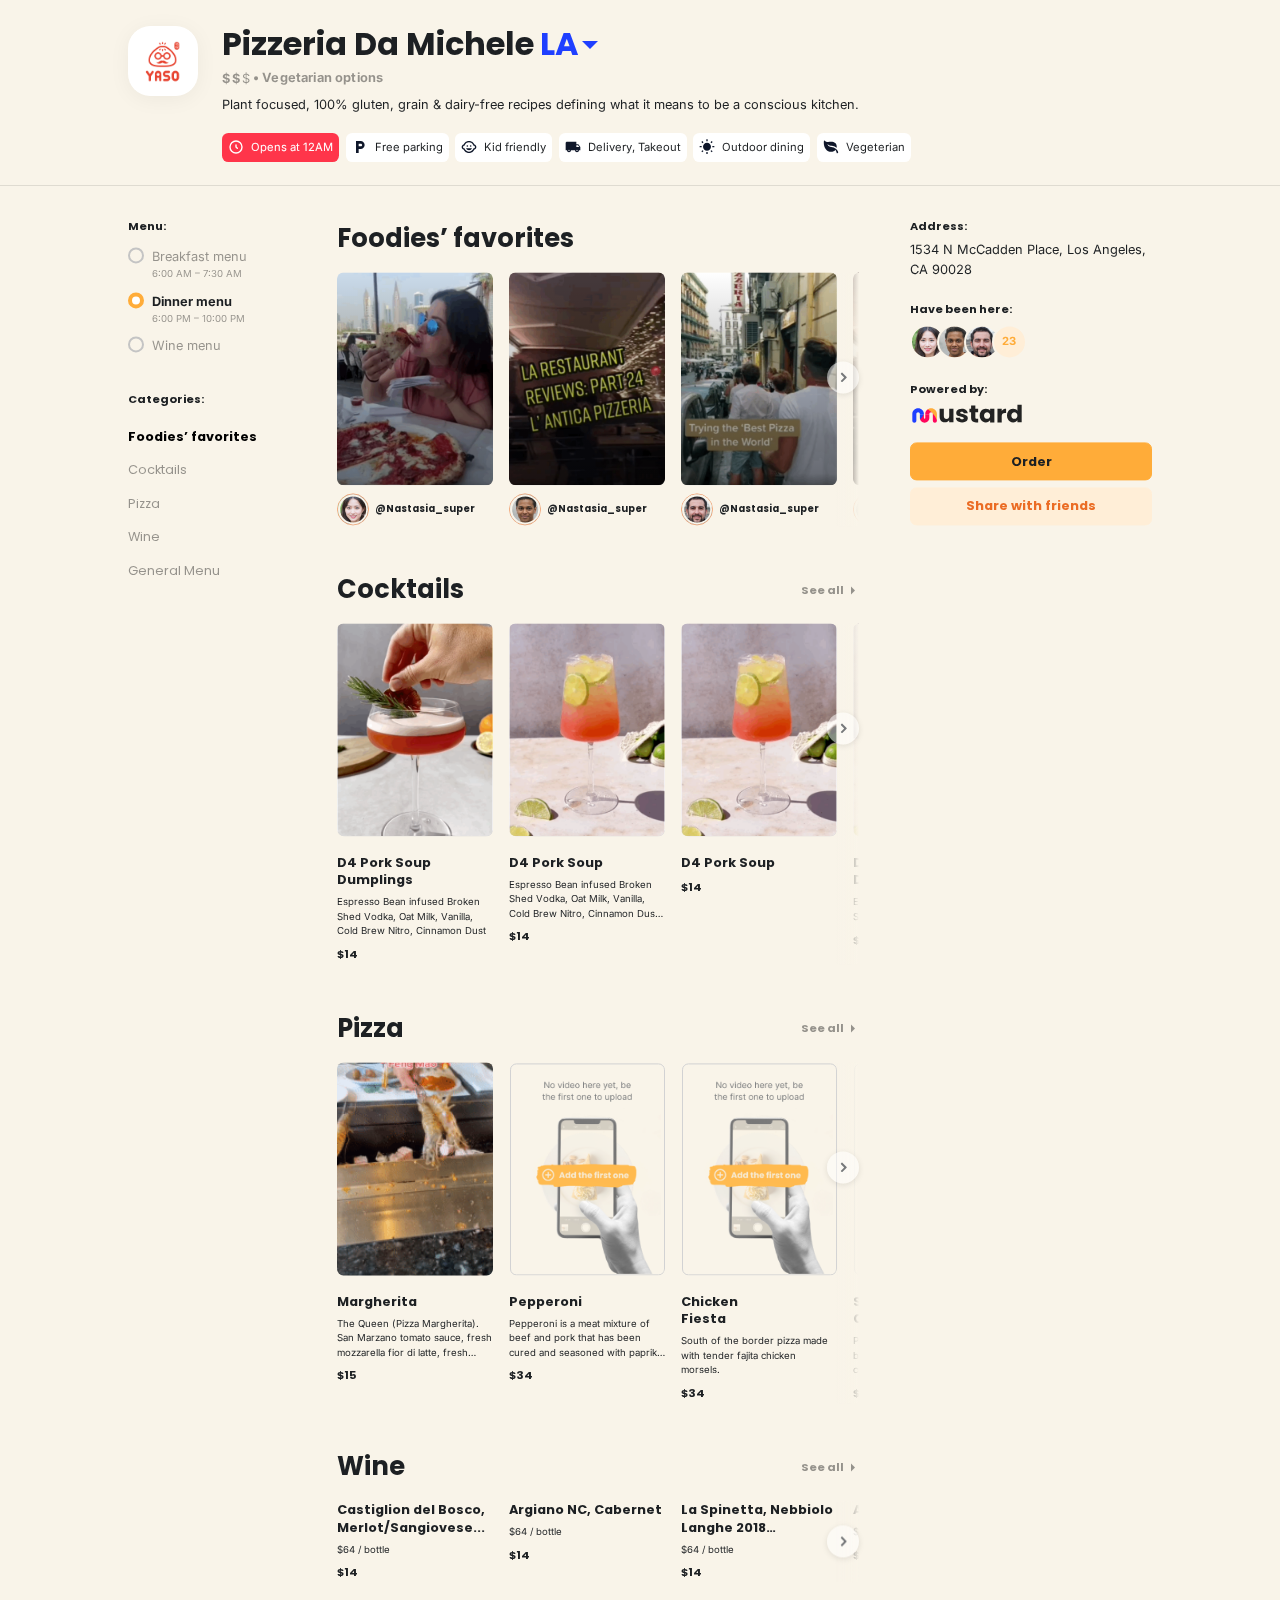
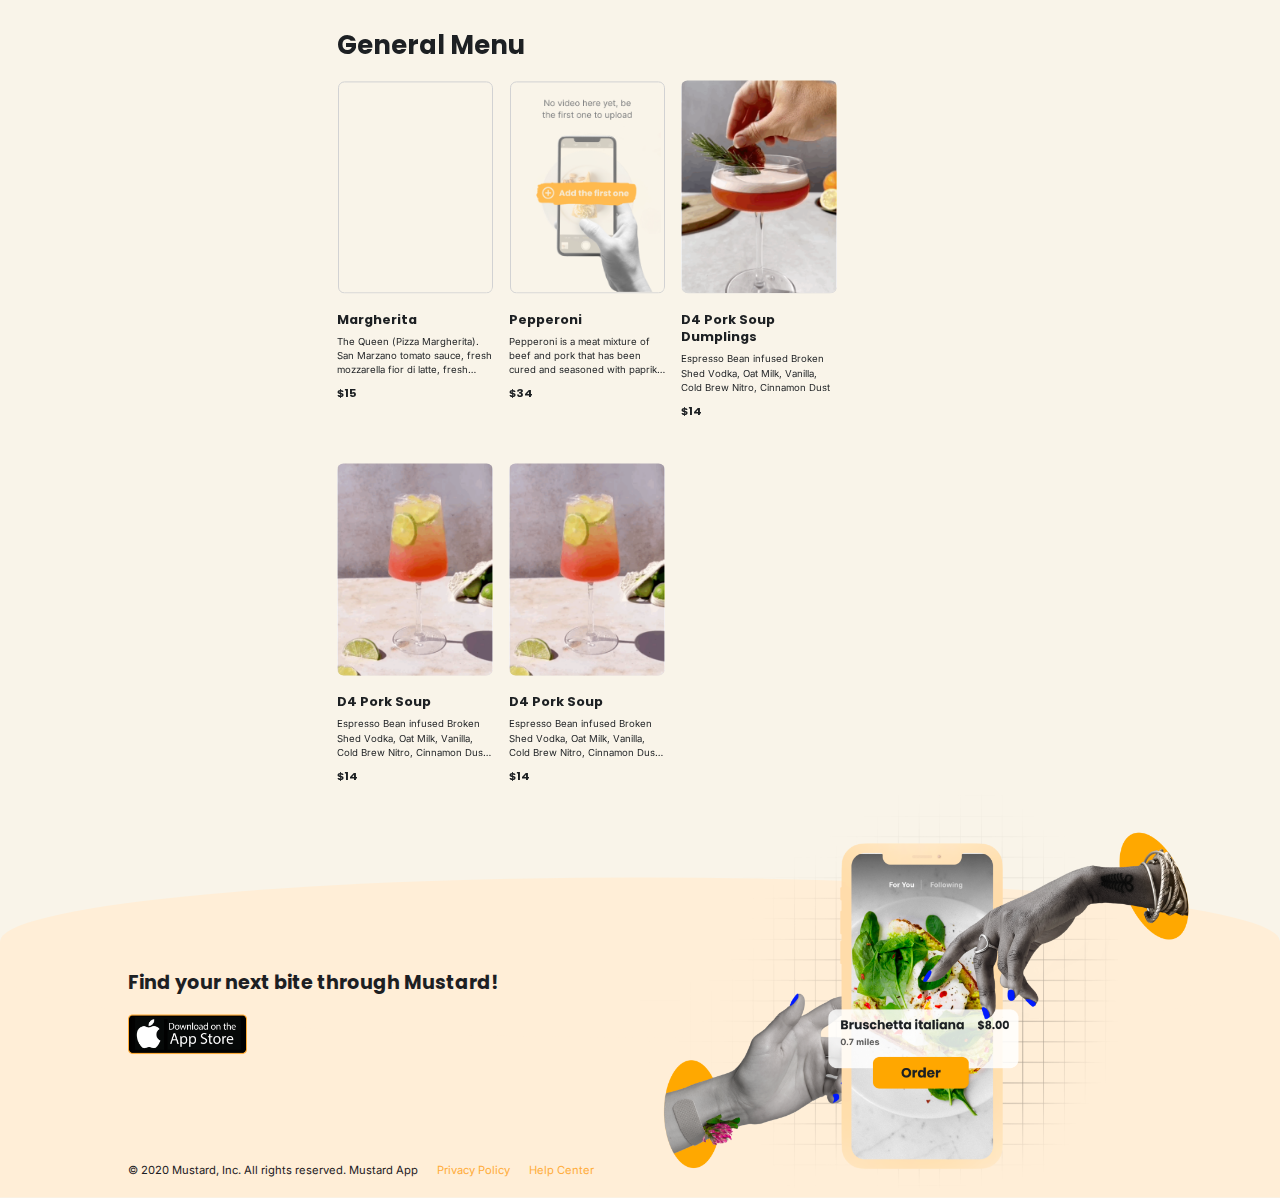
<file: index.html>
<!doctype html>
<html lang='en'>
<head>
    <meta charset='UTF-8'>
    <meta name='viewport'
          content='width=device-width, user-scalable=no, initial-scale=1.0, maximum-scale=1.0, minimum-scale=1.0'>
    <meta http-equiv='X-UA-Compatible' content='ie=edge'>
    <link rel='preload' href='./styles/desk/styles.css' as='style'>
    <link rel='preload' href='./scripts/desk/scripts.js' as='script'>
    <link rel='preload' href='./scripts/desk/slider.js' as='script'>
    <link rel='preconnect' href='https://fonts.googleapis.com'>
    <link rel='preconnect' href='https://fonts.gstatic.com' crossorigin>
    <link rel='stylesheet' href='https://fonts.googleapis.com/css2?family=Inter:wght@400;700&family=Poppins:wght@400;600;700&display=swap'>
    <link rel='stylesheet' href='./styles/desk/styles.css'>
    <link rel='icon' href='./shared/favicon.png' type='image/png'>
    <title>Menu</title>
</head>
<body>
<header class='header-wrapper init'>
    <div class='header'>
        <div class='logo'>
            <img src='./shared/logo.png' width='68' height='68' alt='logo' />
        </div>
        <div class='info'>
            <div class='name'>
                <h1>Pizzeria Da Michele</h1>
                <div class='select' id='select'>
                    <h2 id='current-select'>LA</h2>
                    <div class='select-list' id='select-list'>
                        <h2 id='LA'>LA</h2>
                        <h2 id='NY'>NY</h2>
                        <h2 id='SF'>SF</h2>
                    </div>
                    <img class='icon' src='./shared/icons/arrow-blue.svg' width='24' height='24' alt='^' />
                </div>
            </div>
            <div class='meta'>
                <div class='cost-check' data-cost='2'>
                    <span class='c1'>$</span>
                    <span class='c2'>$</span>
                    <span class='c3'>$</span>
                </div>
                <span class='option'>• Vegetarian options</span>
            </div>
            <p class='description'>Plant focused, 100% gluten, grain & dairy-free recipes defining what it means to be a
                conscious kitchen.</p>
            <div class='tags-list'>
                <div class='tag closed'>
                    <img src='./shared/icons/time-white.svg' width='20' height='20' alt='ico' />
                    <span>Opens at 12AM</span>
                </div>
                <div class='tag'>
                    <img src='./shared/icons/parking.svg' width='20' height='20' alt='ico' />
                    <span>Free parking</span>
                </div>
                <div class='tag'>
                    <img src='./shared/icons/child.svg' width='20' height='20' alt='ico' />
                    <span>Kid friendly</span>
                </div>
                <div class='tag'>
                    <img src='./shared/icons/delivery.svg' width='20' height='20' alt='ico' />
                    <span>Delivery, Takeout</span>
                </div>
                <div class='tag'>
                    <img src='./shared/icons/sun.svg' width='20' height='20' alt='ico' />
                    <span>Outdoor dining</span>
                </div>
                <div class='tag'>
                    <img src='./shared/icons/vegan.svg' width='20' height='20' alt='ico' />
                    <span>Vegeterian</span>
                </div>
            </div>
        </div>
    </div>
</header>
<main class='main-wrapper'>
    <div class='left-column column'>
        <div class='menu-block'>
            <span class='title'>Menu:</span>
            <div class='menu-radio'>
                <label for='breakfast-menu'>
                    <input type='radio' id='breakfast-menu' name='menu' />
                    <div class='custom-radio'></div>
                    <div class='menu-info'>
                        <p class='menu-type'>Breakfast menu</p>
                        <p class='menu-time'>6:00 AM – 7:30 AM</p>
                    </div>
                </label>
                <label for='dinner-menu'>
                    <input type='radio' id='dinner-menu' name='menu' checked />
                    <div class='custom-radio'></div>
                    <div class='menu-info'>
                        <p class='menu-type'>Dinner menu</p>
                        <p class='menu-time'>6:00 PM – 10:00 PM</p>
                    </div>
                </label>
                <label for='wine-menu'>
                    <input type='radio' id='wine-menu' name='menu' />
                    <div class='custom-radio'></div>
                    <div class='menu-info'>
                        <p class='menu-type'>Wine menu</p>
                        <p class='menu-time'></p>
                    </div>
                </label>
            </div>
        </div>
        <div class='categories-block'>
            <span class='title'>Categories:</span>
            <div class='category-list'>
                <a href='#foodies' class="current-category">Foodies’ favorites</a>
                <a href='#cocktails'>Cocktails</a>
                <a href='#pizza'>Pizza</a>
                <a href='#wine'>Wine</a>
                <a href='#general-menu'>General Menu</a>
            </div>
        </div>
    </div>
    <div class='center-column column'>
        <section class='category-section' id='foodies'>
            <h3>Foodies’ favorites</h3>
            <div class='cards-slider' id='foodies-slider'>
                <button class='left-button hidden'>
                    <img src='./shared/icons/caret-right.svg' width='24' height='24' alt='<' />
                </button>
                <button class='right-button'>
                    <img src='./shared/icons/caret-right.svg' width='24' height='24' alt='>' />
                </button>
                <div class='cards'>
                    <div class='card food-card' data-id='1'>
                        <div class='img-wrapper gradient'>
                            <img src='./shared/mocks/food-1.png' alt='img' />
                        </div>
                        <div class='user-wrapper'>
                            <div class='avatar'>
                                <img src='./shared/images/1.png' width='40' height='40' alt='avatar' />
                            </div>
                            <span class='username'>@Nastasia_super</span>
                        </div>
                    </div>
                    <div class='card food-card' data-id='2'>
                        <div class='img-wrapper gradient'>
                            <img src='./shared/mocks/food-2.png' alt='img' />
                        </div>
                        <div class='user-wrapper'>
                            <div class='avatar'>
                                <img src='./shared/images/2.png' width='40' height='40' alt='avatar' />
                            </div>
                            <span class='username'>@Nastasia_super</span>
                        </div>
                    </div>
                    <div class='card food-card' data-id='3'>
                        <div class='img-wrapper gradient'>
                            <img src='./shared/mocks/food-3.png' alt='img' />
                        </div>
                        <div class='user-wrapper'>
                            <div class='avatar'>
                                <img src='./shared/images/3.png' width='40' height='40' alt='avatar' />
                            </div>
                            <span class='username'>@Nastasia_super</span>
                        </div>
                    </div>
                    <div class='card food-card' data-id='4'>
                        <div class='img-wrapper gradient'>
                            <img src='./shared/mocks/food-2.png' alt='img' />
                        </div>
                        <div class='user-wrapper'>
                            <div class='avatar'>
                                <img src='./shared/images/2.png' width='40' height='40' alt='avatar' />
                            </div>
                            <span class='username'>@Nastasia_super</span>
                        </div>
                    </div>
                    <div class='card food-card' data-id='5'>
                        <div class='img-wrapper gradient'>
                            <img src='./shared/mocks/food-2.png' alt='img' />
                        </div>
                        <div class='user-wrapper'>
                            <div class='avatar'>
                                <img src='./shared/images/2.png' width='40' height='40' alt='avatar' />
                            </div>
                            <span class='username'>@Nastasia_super</span>
                        </div>
                    </div>
                    <div class='card food-card' data-id='6'>
                        <div class='img-wrapper gradient'>
                            <img src='./shared/mocks/food-2.png' alt='img' />
                        </div>
                        <div class='user-wrapper'>
                            <div class='avatar'>
                                <img src='./shared/images/2.png' width='40' height='40' alt='avatar' />
                            </div>
                            <span class='username'>@Nastasia_super</span>
                        </div>
                    </div>
                    <div class='card food-card' data-id='7'>
                        <div class='img-wrapper gradient'>
                            <img src='./shared/mocks/food-3.png' alt='img' />
                        </div>
                        <div class='user-wrapper'>
                            <div class='avatar'>
                                <img src='./shared/images/3.png' width='40' height='40' alt='avatar' />
                            </div>
                            <span class='username'>@Nastasia_super</span>
                        </div>
                    </div>
                </div>
            </div>
        </section>
        <section class='category-section' id='cocktails'>
            <h3><span>Cocktails</span> <a href='./see-all.html'>See all</a></h3>
            <div class='cards-slider' id='cocktails-slider'>
                <button class='left-button hidden'>
                    <img src='./shared/icons/caret-right.svg' width='24' height='24' alt='<' />
                </button>
                <button class='right-button'>
                    <img src='./shared/icons/caret-right.svg' width='24' height='24' alt='>' />
                </button>
                <div class='cards'>
                    <div class='card food-card' data-id='1'>
                        <div class='img-wrapper'>
                            <img src='./shared/mocks/coctail-1.png' alt='img' />
                        </div>
                        <h4>D4 Pork Soup Dumplings</h4>
                        <p class='description'>Espresso Bean infused Broken Shed Vodka, Oat Milk, Vanilla, Cold Brew Nitro,
                            Cinnamon Dust</p>
                        <p class='cost'>$14</p>
                    </div>
                    <div class='card food-card' data-id='2'>
                        <div class='img-wrapper'>
                            <img src='./shared/mocks/coctail-2.png' alt='img' />
                        </div>
                        <h4>D4 Pork Soup</h4>
                        <p class='description'>Espresso Bean infused Broken Shed Vodka, Oat Milk, Vanilla, Cold Brew Nitro,
                            Cinnamon Dust, and more and more</p>
                        <p class='cost'>$14</p>
                    </div>
                    <div class='card food-card' data-id='3'>
                        <div class='img-wrapper'>
                            <img src='./shared/mocks/coctail-2.png' alt='img' />
                        </div>
                        <h4>D4 Pork Soup</h4>
                        <p class='cost'>$14</p>
                    </div>
                    <div class='card food-card' data-id='4'>
                        <div class='img-wrapper'>
                            <img src='./shared/mocks/coctail-2.png' alt='img' />
                        </div>
                        <h4>D4 Pork Soup Dumplings Long Title and more and more</h4>
                        <p class='description'>Espresso Bean infused Broken Shed Vodka, Oat Milk, Vanilla</p>
                        <p class='cost'>$14</p>
                    </div>
                </div>
            </div>
        </section>
        <section class='category-section' id='pizza'>
            <h3><span>Pizza</span> <a href='./see-all.html'>See all</a></h3>
            <div class='cards-slider' id='pizza-slider'>
                <button class='left-button hidden'>
                    <img src='./shared/icons/caret-right.svg' width='24' height='24' alt='<' />
                </button>
                <button class='right-button'>
                    <img src='./shared/icons/caret-right.svg' width='24' height='24' alt='>' />
                </button>
                <div class='cards'>
                    <div class='card food-card' data-id='1'>
                        <div class='img-wrapper'>
                            <img src='./shared/gifs/thumbnail.gif' alt='img' />
                        </div>
                        <h4>Margherita</h4>
                        <p class='description'>The Queen (Pizza Margherita). San Marzano tomato sauce, fresh mozzarella fior di latte, fresh organic basil.</p>
                        <p class='cost'>$15</p>
                    </div>
                    <div class='card food-card' data-id='2'>
                        <div class='img-wrapper'>
                            <img src='./shared/mocks/placeholder.png' alt='img' />
                        </div>
                        <h4>Pepperoni</h4>
                        <p class='description'>Pepperoni is a meat mixture of beef and pork that has been cured and seasoned with paprika and chili powder.</p>
                        <p class='cost'>$34</p>
                    </div>
                    <div class='card food-card' data-id='3'>
                        <div class='img-wrapper'>
                            <img src='./shared/mocks/placeholder.png' alt='img' />
                        </div>
                        <h4>Chicken <br/> Fiesta</h4>
                        <p class='description'>South of the border pizza made with tender fajita chicken morsels.</p>
                        <p class='cost'>$34</p>
                    </div>
                    <div class='card food-card' data-id='4'>
                        <div class='img-wrapper'>
                            <img src='./shared/mocks/placeholder.png' alt='img' />
                        </div>
                        <h4>Small Group <br/> Chicken Pizza</h4>
                        <p class='description'>Pepperoni is a meat mixture of beef and pork that has been cured and seasoned with paprika and chili powder.</p>
                        <p class='cost'>$134</p>
                    </div>
                    <div class='card food-card' data-id='5'>
                        <div class='img-wrapper'>
                            <img src='./shared/mocks/placeholder.png' alt='img' />
                        </div>
                        <h4>Large Group <br/> Chicken & Cheese Mega Pizza</h4>
                        <p class='description'>Pepperoni is a meat mixture of beef and pork that has been cured and seasoned with paprika and chili powder.</p>
                        <p class='cost'>$250</p>
                    </div>
                </div>
            </div>
        </section>
        <section class='category-section' id='wine'>
            <h3><span>Wine</span> <a href='./see-all.html'>See all</a></h3>
            <div class='cards-slider' id='wine-slider'>
                <button class='left-button center hidden'>
                    <img src='./shared/icons/caret-right.svg' width='24' height='24' alt='<' />
                </button>
                <button class='right-button center'>
                    <img src='./shared/icons/caret-right.svg' width='24' height='24' alt='>' />
                </button>
                <div class='cards'>
                    <div class='card food-card' data-id='1'>
                        <h4>Castiglion del Bosco, Merlot/Sangiovese...</h4>
                        <p class='description small'>$64 / bottle</p>
                        <p class='cost'>$14</p>
                    </div>
                    <div class='card food-card' data-id='2'>
                        <h4>Argiano NC, Cabernet</h4>
                        <p class='description small'>$64 / bottle</p>
                        <p class='cost'>$14</p>
                    </div>
                    <div class='card food-card' data-id='3'>
                        <h4>La Spinetta, Nebbiolo Langhe 2018 Piemonte</h4>
                        <p class='description small'>$64 / bottle</p>
                        <p class='cost'>$14</p>
                    </div>
                    <div class='card food-card' data-id='4'>
                        <h4>Argiano NC, Cabernet</h4>
                        <p class='description small'>$64 / bottle</p>
                        <p class='cost'>$14</p>
                    </div>
                </div>
            </div>
        </section>
        <section class='category-section' id='general-menu'>
            <h3>General Menu</h3>
            <div class='general-menu column-3'>
                <div class='food-card'>
                    <div class='img-wrapper'></div>
                    <h4>Margherita</h4>
                    <p class='description'>The Queen (Pizza Margherita). San Marzano tomato sauce, fresh mozzarella fior di latte, fresh organic basil.</p>
                    <p class='cost'>$15</p>
                </div>
                <div class='food-card'>
                    <div class='img-wrapper'>
                        <img src='./shared/mocks/placeholder.png' alt='img' />
                    </div>
                    <h4>Pepperoni</h4>
                    <p class='description'>Pepperoni is a meat mixture of beef and pork that has been cured and seasoned with paprika and chili powder.</p>
                    <p class='cost'>$34</p>
                </div>
                <div class='food-card'>
                    <div class='img-wrapper'>
                        <img src='./shared/mocks/coctail-1.png' alt='img' />
                    </div>
                    <h4>D4 Pork Soup Dumplings</h4>
                    <p class='description'>Espresso Bean infused Broken Shed Vodka, Oat Milk, Vanilla, Cold Brew Nitro,
                        Cinnamon Dust</p>
                    <p class='cost'>$14</p>
                </div>
                <div class='food-card'>
                    <div class='img-wrapper'>
                        <img src='./shared/mocks/coctail-2.png' alt='img' />
                    </div>
                    <h4>D4 Pork Soup</h4>
                    <p class='description'>Espresso Bean infused Broken Shed Vodka, Oat Milk, Vanilla, Cold Brew Nitro,
                        Cinnamon Dust, and more and more</p>
                    <p class='cost'>$14</p>
                </div>
                <div class='food-card'>
                    <div class='img-wrapper'>
                        <img src='./shared/mocks/coctail-2.png' alt='img' />
                    </div>
                    <h4>D4 Pork Soup</h4>
                    <p class='description'>Espresso Bean infused Broken Shed Vodka, Oat Milk, Vanilla, Cold Brew Nitro,
                        Cinnamon Dust, and more and more</p>
                    <p class='cost'>$14</p>
                </div>
            </div>
        </section>
    </div>
    <div class='right-column column'>
        <div class='address-block'>
            <span class='title'>Address:</span>
            <p>1534 N McCadden Place, Los Angeles, CA 90028</p>
        </div>
        <div class='visited-block'>
            <span class='title'>Have been here:</span>
            <div class='visited-users'>
                <div class='user'>
                    <img src='shared/images/1.png' width='40' height='40' alt='user' />
                </div>
                <div class='user'>
                    <img src='shared/images/2.png' width='40' height='40' alt='user' />
                </div>
                <div class='user'>
                    <img src='shared/images/3.png' width='40' height='40' alt='user' />
                </div>
                <div class='user'>
                    <span>23</span>
                </div>
            </div>
        </div>
        <div class='powered-by-block'>
            <span class='title'>Powered by:</span>
            <img class='mustard-logo' src='./shared/logo-mustard.svg' width='142' height='24' alt='Mustard'>
            <button class='button' data-popup-handler='order-popup'>Order</button>
            <div class='share-links'>
                <button class='button light'>Share with friends</button>
                <div class='links-wrapper'>
                    <a data-link='#share-link' id='copy-share-link' class='share-link' >
                        <div class='img'>
                            <img src='./shared/icons/share-link-white.svg' width='24' height='24' alt='share'>
                        </div>
                        <b>Copy Link</b>
                    </a>
                    <a data-link='#message-link' id='message-share-link' class='share-link'>
                        <div class='img green'>
                            <img src='./shared/icons/message-white.svg' width='24' height='24' alt='share'>
                        </div>
                        <b>Message</b>
                    </a>
                    <a href='https://wa.me/11111111' target='_blank' id='whatsapp-share-link' class='share-link'>
                        <div class='img whatsapp'>
                            <img src='./shared/icons/whatsapp.svg' width='24' height='24' alt='share'>
                        </div>
                        <b>WhatsApp</b>
                    </a>
                </div>
            </div>
        </div>
    </div>
</main>
<div class='popup-wrapper' id='order-popup'>
    <div class='background' data-popup-closer='order-popup'></div>
    <div class='popup'>
        <div class='popup-head'>
            <b>How you wanna get your food?</b>
            <span>Choose the best service</span>
            <div class='closer' data-popup-closer='order-popup' >
                <img src='./shared/icons/cross-black.svg' width='16' height='16' alt='x' />
            </div>
        </div>
        <div class='popup-body'>
            <div class='order-select'>
                <div class='select-head'>
                    <img class='select-ico' src='./shared/icons/order/online-order.svg' width='24' height='24' alt='ico' />
                    <b class='select-title' data-amt='4'>Online order</b>
                    <img src='./shared/icons/arrow-bottom.svg' width='28' height='28' alt='V'>
                </div>
                <div class='select-items'>
                    <label for='postmates'>
                        <input type="radio" name="order" id="postmates">
                        <img src='./shared/icons/order/postmates.svg' width='24' height='24' alt='ico' />
                        <b>Postmates</b>
                        <div class='custom-radio'></div>
                    </label>
                    <label for='doordash'>
                        <input type="radio" name="order" id="doordash">
                        <img src='./shared/icons/order/doordash.svg' width='24' height='24' alt='ico' />
                        <b>Doordash</b>
                        <div class='custom-radio'></div>
                    </label>
                    <label for='caviar'>
                        <input type="radio" name="order" id="caviar">
                        <img src='./shared/icons/order/caviar.svg' width='24' height='24' alt='ico' />
                        <b>Caviar</b>
                        <div class='custom-radio'></div>
                    </label>
                    <label for='grubhub'>
                        <input type="radio" name="order" id="grubhub">
                        <img src='./shared/icons/order/grub-hub.svg' width='24' height='24' alt='ico' />
                        <b>GrubHub</b>
                        <div class='custom-radio'></div>
                    </label>
                </div>
            </div>
            <div class='order-select'>
                <div class='select-head'>
                    <img class='select-ico' src='./shared/icons/order/book-a-table.svg' width='24' height='24' alt='ico' />
                    <b class='select-title' data-amt='2'>Book a table</b>
                    <img src='./shared/icons/arrow-bottom.svg' width='28' height='28' alt='V'>
                </div>
                <div class='select-items'>
                    <label for='opentable'>
                        <input type="radio" name="order" id="opentable">
                        <img src='./shared/icons/order/opentable.svg' width='24' height='24' alt='ico' />
                        <b>Opentable</b>
                        <div class='custom-radio'></div>
                    </label>
                    <label for='resy'>
                        <input type="radio" name="order" id="resy">
                        <img src='./shared/icons/order/resy.svg' width='24' height='24' alt='ico' />
                        <b>Resy</b>
                        <div class='custom-radio'></div>
                    </label>
                </div>
            </div>
            <div class='order-mono-select'>
                <input type="radio" name="order" id="cash">
                <label for='cash'>
                    <img class='select-ico' src='./shared/icons/order/call-to-order.svg' width='24' height='24' alt='ico' />
                    <b class='select-title'>Call to order</b>
                    <div class='custom-radio'></div>
                </label>
                <div class='select-items'>
                    <div>
                        <img src='./shared/icons/cursor-light-gray.svg' width='24' height='24' alt='ico' />
                        <a target='_blank' href='https://www.google.com/maps/place/28+Anacapa+St+e,+Santa+Barbara,+CA+93101,+%D0%A1%D0%A8%D0%90/@34.4141361,-119.6908755,17z/data=!3m1!4b1!4m5!3m4!1s0x80e9138e990eea4b:0x9cc80d04746f31a9!8m2!3d34.4141317!4d-119.6886868'>
                            28 Anacapa ST Unit E Santa Barbara,CA 93109</a>
                    </div>
                    <div>
                        <img src='./shared/icons/phone-light-gray.svg' width='24' height='24' alt='ico' />
                        <a class='phone' href='tel:+1 909-371-5964'>+1 909-371-5964</a>
                    </div>
                </div>
            </div></div>
            <button class='button big disabled' id='order-continue'>Continue</button>
        </div>
    </div>
<footer class='footer-wrapper'>
    <div class='footer-content'>
        <h5>Find your next bite through Mustard!</h5>
        <a class='app-store-link' href='#app'>
            <img src='./shared/images/appstore.png' alt='appstore' width='213' height='71' />
        </a>
        <div class='copyrights'>
            <span>© 2020 Mustard, Inc. All rights reserved. Mustard App</span>
            <a href='#Privacy'>Privacy Policy</a>
            <a href='#Help'>Help Center</a>
        </div>
        <img class='footer-img' src='./shared/images/footer-hands.png' width='933' height='657' alt='img' />
    </div>
</footer>

<script src='./scripts/smoothscroll.min.js'></script>
<script src='./scripts/desk/slider.js'></script>
<script src='./scripts/desk/scripts.js'></script>
</body>
</html>
</file>
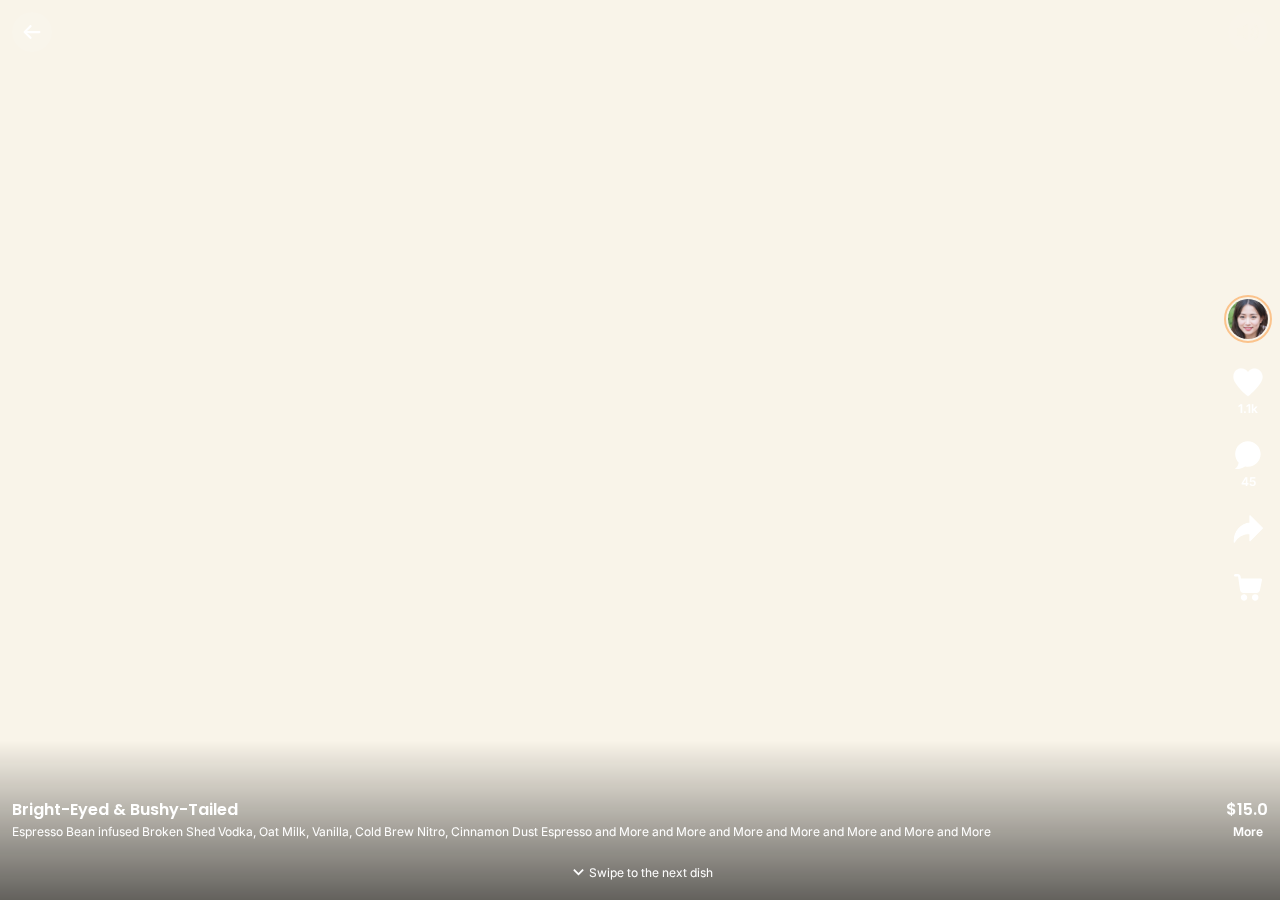
<file: dish-mob.html>
<!doctype html>
<html lang='en'>
<head>
    <meta charset='UTF-8'>
    <meta name='viewport'
          content='width=device-width, user-scalable=no, initial-scale=1.0, maximum-scale=1.0, minimum-scale=1.0'>
    <meta http-equiv='X-UA-Compatible' content='ie=edge'>
    <link rel='preload' href='./styles/mob/styles-mob.css' as='style'>
    <link rel='preconnect' href='https://fonts.googleapis.com'>
    <link rel='preconnect' href='https://fonts.gstatic.com' crossorigin>
    <link rel='stylesheet' href='https://fonts.googleapis.com/css2?family=Inter:wght@400;700&family=Poppins:wght@400;600;700&display=swap'>
    <link rel='stylesheet' href='./styles/mob/styles-mob.css'>
    <link rel='icon' href='./shared/favicon.png' type='image/png'>
    <title>Video</title>
</head>
<body>
<main class='video-page-wrapper'>
    <a href='./index-mob.html' class='forward-link'>
        <img src='./shared/icons/arrow-left-white.svg' width='24' height='24' alt='<'>
    </a>
    <button class='mute-button muted' id='mute-button'>
        <img src='./shared/icons/volume-white.svg' width='24' height='24' alt='volume'>
    </button>
    <div class='video-slider' id='video-slider'>
        <div class='slides'>
            <div class='slide v-slide' data-id='1'>
                <div class='iframe-wrapper'>
                    <iframe src="https://iframe.cloudflarestream.com/18373a9ba1834afea0a9c85c7012bb7c"
                            allow="autoplay; fullscreen"
                            id="v1"
                    ></iframe>
                </div>
                <div class='right-bar'>
                    <div class='avatar' data-popup-handler='app-link-popup'>
                        <img src='./shared/images/1.png' width='40' height='40' alt='avatar' />
                    </div>
                    <div class='bar-button' data-popup-handler='app-link-popup'>
                        <img src='./shared/icons/like-32.svg' width='32' height='32' alt='like' />
                        <p>1.1k</p>
                    </div>
                    <div class='bar-button' data-popup-handler='comments-popup'>
                        <img src='./shared/icons/comment-32.svg' width='32' height='32' alt='comments' />
                        <p>45</p>
                    </div>
                    <div class='bar-button' data-popup-handler='share-popup'>
                        <img src='./shared/icons/share-32.svg' width='32' height='32' alt='share' />
                    </div>
                    <div class='bar-button' data-popup-handler='order-popup'>
                        <img src='./shared/icons/basket-32.svg' width='32' height='32' alt='order' />
                    </div>
                </div>
                <div class='bottom-bar'>
                    <div class='food-description'>
                        <p class='dish'>
                            <span class='name'>Bright-Eyed & Bushy-Tailed</span>
                            <span class='cost'>$15.0</span>
                        </p>
                        <p class='description min' data-popup-handler='details-popup'>
                            Espresso Bean infused Broken Shed Vodka, Oat Milk, Vanilla, Cold Brew Nitro,
                            Cinnamon Dust Espresso and More and  More and More and More and More and  More and More
                        </p>
                    </div>
                    <div class='swipe-message'>
                        <img src='./shared/icons/keyboard-arrow-right.svg' width='32' height='32' alt='>' />
                        <span>Swipe to the next dish</span>
                    </div>
                </div>
            </div>
            <div class='slide v-slide' data-id='2'>
                <div class='iframe-wrapper'>
                    <iframe src="https://iframe.cloudflarestream.com/8659eaac974c44ff92949b837e915147"
                            allow="autoplay; fullscreen"
                            id="v2"
                    ></iframe>
                </div>
                <div class='right-bar'>
                    <div class='avatar' data-popup-handler='app-link-popup'>
                        <img src='./shared/images/1.png' width='40' height='40' alt='avatar' />
                    </div>
                    <div class='bar-button' data-popup-handler='app-link-popup'>
                        <img src='./shared/icons/like-32.svg' width='32' height='32' alt='like' />
                        <p>1.1k</p>
                    </div>
                    <div class='bar-button' data-popup-handler='comments-popup'>
                        <img src='./shared/icons/comment-32.svg' width='32' height='32' alt='comments' />
                        <p>45</p>
                    </div>
                    <div class='bar-button' data-popup-handler='share-popup'>
                        <img src='./shared/icons/share-32.svg' width='32' height='32' alt='share' />
                    </div>
                    <div class='bar-button' data-popup-handler='order-popup'>
                        <img src='./shared/icons/basket-32.svg' width='32' height='32' alt='order' />
                    </div>
                </div>
                <div class='bottom-bar'>
                    <div class='food-description'>
                        <p class='dish'>
                            <span class='name'>Bright-Eyed & Bushy-Tailed</span>
                            <span class='cost'>$15.0</span>
                        </p>
                        <p class='description min' data-popup-handler='details-popup'>
                            Espresso Bean infused Broken Shed Vodka, Oat Milk, Vanilla, Cold Brew Nitro,
                            Cinnamon Dust Espresso and More and  More and More and More and More and  More and More
                        </p>
                    </div>
                    <div class='swipe-message'>
                        <img src='./shared/icons/keyboard-arrow-right.svg' width='32' height='32' alt='>' />
                        <span>Swipe to the next dish</span>
                    </div>
                </div>
            </div>
            <div class='slide v-slide' data-id='3'>
                <div class='iframe-wrapper'>
                    <iframe src="https://iframe.cloudflarestream.com/2827bf8f3cccf453ec7ebffaf6aea805"
                            allow="autoplay; fullscreen"
                            id="v3"
                    ></iframe>
                </div>
                <div class='right-bar'>
                    <div class='avatar' data-popup-handler='app-link-popup'>
                        <img src='./shared/images/1.png' width='40' height='40' alt='avatar' />
                    </div>
                    <div class='bar-button' data-popup-handler='app-link-popup'>
                        <img src='./shared/icons/like-32.svg' width='32' height='32' alt='like' />
                        <p>1.1k</p>
                    </div>
                    <div class='bar-button' data-popup-handler='comments-popup'>
                        <img src='./shared/icons/comment-32.svg' width='32' height='32' alt='comments' />
                        <p>45</p>
                    </div>
                    <div class='bar-button' data-popup-handler='share-popup'>
                        <img src='./shared/icons/share-32.svg' width='32' height='32' alt='share' />
                    </div>
                    <div class='bar-button' data-popup-handler='order-popup'>
                        <img src='./shared/icons/basket-32.svg' width='32' height='32' alt='order' />
                    </div>
                </div>
                <div class='bottom-bar'>
                    <div class='food-description'>
                        <p class='dish'>
                            <span class='name'>Bright-Eyed & Bushy-Tailed</span>
                            <span class='cost'>$15.0</span>
                        </p>
                        <p class='description min' data-popup-handler='details-popup'>
                            Espresso Bean infused Broken Shed Vodka, Oat Milk, Vanilla, Cold Brew Nitro,
                            Cinnamon Dust Espresso and More and  More and More and More and More and  More and More
                        </p>
                    </div>
                    <div class='swipe-message'>
                        <img src='./shared/icons/keyboard-arrow-right.svg' width='32' height='32' alt='>' />
                        <span>Swipe to the next dish</span>
                    </div>
                </div>
            </div>
        </div>
    </div>
</main>
<footer class='footer-video'>
    <div class='footer-popup' id='share-popup'>
        <div class='background' data-popup-closer='share-popup'></div>
        <div class='popup'>
            <div class='popup-head'>
                <b>Share to</b>
                <div class='closer' data-popup-closer='share-popup'>
                    <img src='./shared/icons/cross-black.svg' width='16' height='16' alt='x' />
                </div>
            </div>
            <div class='popup-body'>
                <a data-link='#share-link' id='copy-share-link' class='share-link' >
                    <div class='img'>
                        <img src='./shared/icons/share-link-white.svg' width='24' height='24' alt='share'>
                    </div>
                    <b>Copy Link</b>
                </a>
                <a data-link='#message-link' id='message-share-link' class='share-link'>
                    <div class='img green'>
                        <img src='./shared/icons/message-white.svg' width='24' height='24' alt='share'>
                    </div>
                    <b>Message</b>
                </a>
                <a href='https://wa.me/11111111' target='_blank' id='whatsapp-share-link' class='share-link'>
                    <div class='img whatsapp'>
                        <img src='./shared/icons/whatsapp.svg' width='24' height='24' alt='share'>
                    </div>
                    <b>WhatsApp</b>
                </a>
            </div>
        </div>
    </div>
    <div class='footer-popup' id='comments-popup'>
        <div class='background' data-popup-closer='comments-popup'></div>
        <div class='popup'>
            <div class='popup-head'>
                <b>Comments</b>
                <div class='closer' data-popup-closer='comments-popup'>
                    <img src='./shared/icons/cross-black.svg' width='16' height='16' alt='x' />
                </div>
            </div>
            <div class='popup-body'>
                <div class='comments'>
                    <div class='no-comments'>
                        <img src='./shared/images/no-comments.png' alt='img' />
                        <p>No comments yet</p>
                        <button class='button x-small orange'
                                data-popup-handler='app-link-popup'
                                data-popup-closer='comments-popup'>Leave a comment</button>
                    </div>
                </div>
            </div>
        </div>
    </div>
    <div class='footer-popup' id='details-popup'>
        <div class='background' data-popup-closer='details-popup'></div>
        <div class='popup'>
            <div class='popup-head'>
                <b>Dish details</b>
                <div class='closer' data-popup-closer='details-popup'>
                    <img src='./shared/icons/cross-black.svg' width='16' height='16' alt='x' />
                </div>
            </div>
            <div class='popup-body'>
                <div class='details'>
                    <p class='name'>Bright-Eyed & Bushy-Tailed</p>
                    <p class='cost'>$15.0</p>
                    <p>Espresso Bean infused Broken Shed Vodka, Oat Milk, Vanilla, Cold Brew Nitro, Cinnamon Dust
                        Espresso Bean infused Broken Shed Vodka, Oat Milk, Vanilla, Cold Brew Nitro, Cinnamon Dust</p>
                </div>
                <button class='button'
                        data-popup-handler='order-popup'
                        data-popup-closer='details-popup'>Order</button>
            </div>
        </div>
    </div>
    <div class='footer-popup' id='order-popup'>
        <div class='background' data-popup-closer='order-popup'></div>
        <div class='popup'>
            <div class='popup-head'>
                <b>How you wanna get your food?</b>
                <div class='closer' data-popup-closer='order-popup' >
                    <img src='./shared/icons/cross-black.svg' width='16' height='16' alt='x' />
                </div>
            </div>
            <div class='popup-body'>
                <div class='order-select'>
                    <div class='select-head'>
                        <img class='select-ico' src='./shared/icons/order/online-order.svg' width='24' height='24' alt='ico' />
                        <b class='select-title' data-amt='4'>Online order</b>
                        <img src='./shared/icons/arrow-bottom.svg' width='28' height='28' alt='V'>
                    </div>
                    <div class='select-items'>
                        <label for='postmates'>
                            <input type="radio" name="order" id="postmates">
                            <img src='./shared/icons/order/postmates.svg' width='24' height='24' alt='ico' />
                            <b>Postmates</b>
                            <div class='custom-radio'></div>
                        </label>
                        <label for='doordash'>
                            <input type="radio" name="order" id="doordash">
                            <img src='./shared/icons/order/doordash.svg' width='24' height='24' alt='ico' />
                            <b>Doordash</b>
                            <div class='custom-radio'></div>
                        </label>
                        <label for='caviar'>
                            <input type="radio" name="order" id="caviar">
                            <img src='./shared/icons/order/caviar.svg' width='24' height='24' alt='ico' />
                            <b>Caviar</b>
                            <div class='custom-radio'></div>
                        </label>
                        <label for='grubhub'>
                            <input type="radio" name="order" id="grubhub">
                            <img src='./shared/icons/order/grub-hub.svg' width='24' height='24' alt='ico' />
                            <b>GrubHub</b>
                            <div class='custom-radio'></div>
                        </label>
                    </div>
                </div>
                <div class='order-select'>
                    <div class='select-head'>
                        <img class='select-ico' src='./shared/icons/order/book-a-table.svg' width='24' height='24' alt='ico' />
                        <b class='select-title' data-amt='2'>Book a table</b>
                        <img src='./shared/icons/arrow-bottom.svg' width='28' height='28' alt='V'>
                    </div>
                    <div class='select-items'>
                        <label for='opentable'>
                            <input type="radio" name="order" id="opentable">
                            <img src='./shared/icons/order/opentable.svg' width='24' height='24' alt='ico' />
                            <b>Opentable</b>
                            <div class='custom-radio'></div>
                        </label>
                        <label for='resy'>
                            <input type="radio" name="order" id="resy">
                            <img src='./shared/icons/order/resy.svg' width='24' height='24' alt='ico' />
                            <b>Resy</b>
                            <div class='custom-radio'></div>
                        </label>
                    </div>
                </div>
                <div class='order-mono-select'>
                    <input type="radio" name="order" id="cash">
                    <label for='cash'>
                        <img class='select-ico' src='./shared/icons/order/call-to-order.svg' width='24' height='24' alt='ico' />
                        <b class='select-title'>Call to order</b>
                        <div class='custom-radio'></div>
                    </label>
                    <div class='select-items'>
                        <div>
                            <img src='./shared/icons/cursor-light-gray.svg' width='24' height='24' alt='ico' />
                            <a target='_blank' href='https://www.google.com/maps/place/28+Anacapa+St+e,+Santa+Barbara,+CA+93101,+%D0%A1%D0%A8%D0%90/@34.4141361,-119.6908755,17z/data=!3m1!4b1!4m5!3m4!1s0x80e9138e990eea4b:0x9cc80d04746f31a9!8m2!3d34.4141317!4d-119.6886868'>
                                28 Anacapa ST Unit E Santa Barbara,CA 93109</a>
                        </div>
                        <div>
                            <img src='./shared/icons/phone-light-gray.svg' width='24' height='24' alt='ico' />
                            <a class='phone' href='tel:+1 909-371-5964'>+1 909-371-5964</a>
                        </div>
                    </div>
                </div>
                <button class='button disabled' id='order-continue'>Continue</button>
            </div>
        </div>
    </div>
    <div class='footer-popup' id='app-link-popup'>
        <div class='background' data-popup-closer='app-link-popup'></div>
        <div class='popup center'>
            <div class='popup-head'>
                <div class='closer' data-popup-closer='app-link-popup' >
                    <img src='./shared/icons/cross-black.svg' width='16' height='16' alt='x' />
                </div>
            </div>
            <div class='popup-body app-link-wrapper'>
                <img class='logo' src='./shared/logo-mustard.svg' width='142' height='24' alt='Mustard' />
                <p>Your next bite is few tap away with Mustard app.</p>
                <a href='https://apps.apple.com/us/app/mustard-experience-food/id1544140069' target='_blank' class='app-link'>
                    <img src='./shared/images/appstore.png' width='213' height='71' alt='appstore' />
                </a>
                <img src='./shared/images/app-popup.png' class='main-img' width='440' height='420' alt='img' />
            </div>
        </div>
    </div>
</footer>

<!--<script src='https://unpkg.com/hls.js/dist/hls.min.js'></script>-->
<script src='./scripts/embed-videodelivery-sdk.js'></script>
<script src='./scripts/mob/scripts-mob.js'></script>
<script src='./scripts/mob/video-mob.js'></script>
<script src='./scripts/mob/slider-video-mob.js'></script>
</body>
</html>
</file>
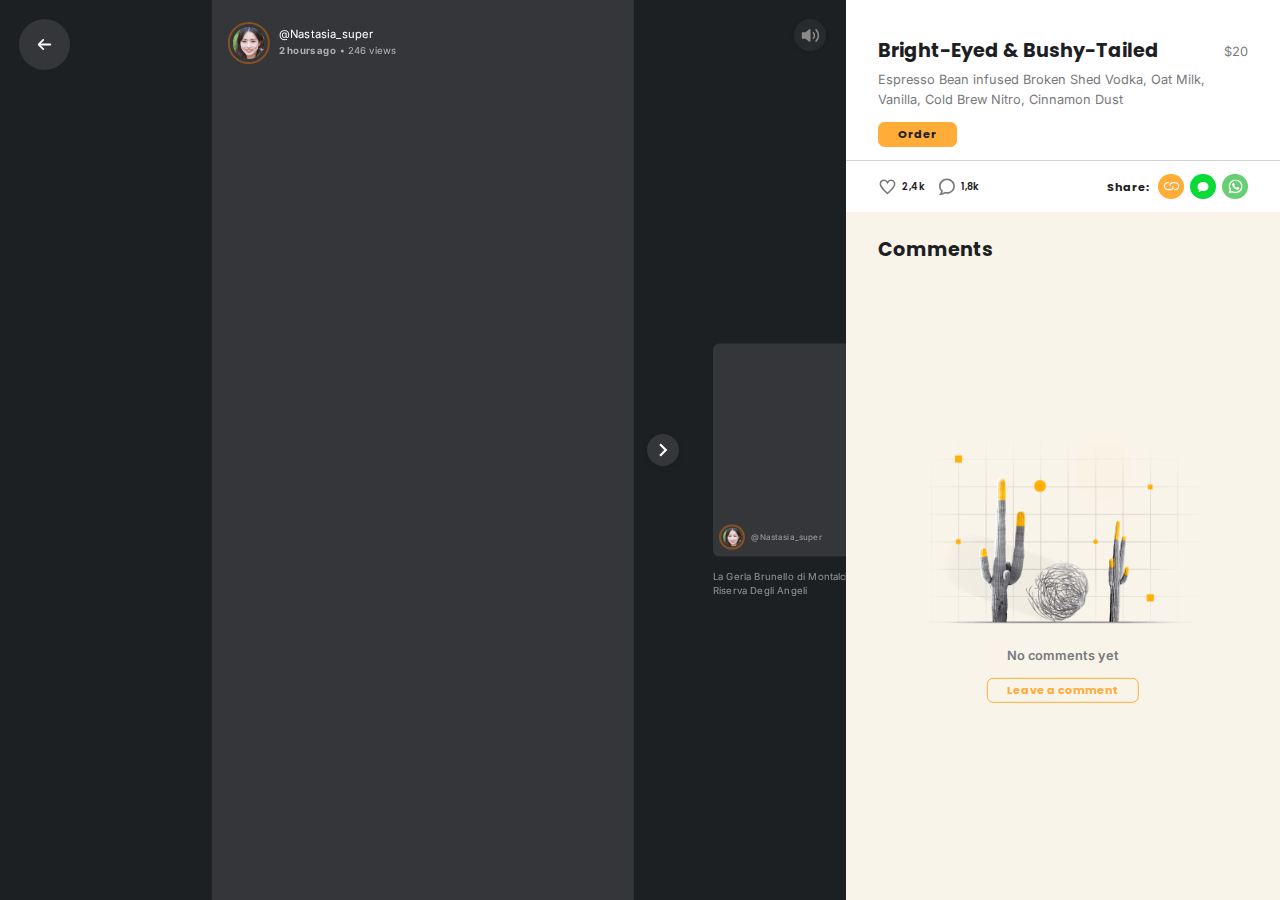
<file: dish.html>
<!doctype html>
<html lang='en'>
<head>
    <meta charset='UTF-8'>
    <meta name='viewport'
          content='width=device-width, user-scalable=no, initial-scale=1.0, maximum-scale=1.0, minimum-scale=1.0'>
    <meta http-equiv='X-UA-Compatible' content='ie=edge'>
    <link rel='preload' href='./styles/desk/styles.css' as='style'>
    <link rel='preconnect' href='https://fonts.googleapis.com'>
    <link rel='preconnect' href='https://fonts.gstatic.com' crossorigin>
    <link rel='stylesheet' href='https://fonts.googleapis.com/css2?family=Inter:wght@400;700&family=Poppins:wght@400;600;700&display=swap'>
    <link rel='stylesheet' href='./styles/desk/styles.css'>
    <link rel='icon' href='./shared/favicon.png' type='image/png'>
    <title>Video</title>
</head>
<body>
<main class='video-page-wrapper'>
    <a href='./index.html' class='forward-link'>
        <img src='./shared/icons/arrow-left-white.svg' width='24' height='24' alt='<'>
    </a>
    <div class='video-slider' id='video-slider'>
        <button class='left-button hidden'>
            <img src='./shared/icons/keyboard-arrow-left.svg' width='32' height='32' alt='<' />
        </button>
        <button class='right-button'>
            <img src='./shared/icons/keyboard-arrow-right.svg' width='32' height='32' alt='>' />
        </button>
        <div class='slides'>
            <div class='slide v-slide' data-id='1'>
                <div class='v-slide-info' data-popup-handler='app-link-popup'>
                    <div class='avatar'>
                        <img src='./shared/images/1.png' alt='photo'>
                    </div>
                    <div class='user-info'>
                        <p class='name'>@Nastasia_super</p>
                        <div class='views'>
                            <span class='uploaded'>2 hours ago</span>
                            <span class='amt'>246 views</span>
                        </div>
                    </div>
                </div>
                <span class='food-info'>La Gerla Brunello di Montalcino Riserva Degli Angeli</span>
                <div class='iframe-wrapper'>
                    <iframe src="https://iframe.cloudflarestream.com/18373a9ba1834afea0a9c85c7012bb7c"
                            allow="autoplay; fullscreen"
                            id="v1"
                    ></iframe>
                </div>
            </div>
            <div class='slide v-slide' data-id='2'>
                <div class='v-slide-info' data-popup-handler='app-link-popup'>
                    <div class='avatar'>
                        <img src='./shared/images/1.png' alt='photo'>
                    </div>
                    <div class='user-info'>
                        <p class='name'>@Nastasia_super</p>
                        <div class='views'>
                            <span class='uploaded'>2 hours ago</span>
                            <span class='amt'>246 views</span>
                        </div>
                    </div>
                </div>
                <span class='food-info'>La Gerla Brunello di Montalcino Riserva Degli Angeli</span>
                <div class='iframe-wrapper'>
                    <iframe src="https://iframe.cloudflarestream.com/8659eaac974c44ff92949b837e915147"
                            allow="autoplay; fullscreen"
                            id="v2"
                    ></iframe>
                </div>
            </div>
            <div class='slide v-slide' data-id='3'>
                <div class='v-slide-info' data-popup-handler='app-link-popup'>
                    <div class='avatar'>
                        <img src='./shared/images/1.png' alt='photo'>
                    </div>
                    <div class='user-info'>
                        <p class='name'>@Nastasia_super</p>
                        <div class='views'>
                            <span class='uploaded'>2 hours ago</span>
                            <span class='amt'>246 views</span>
                        </div>
                    </div>
                </div>
                <span class='food-info'>La Gerla Brunello di Montalcino Riserva Degli Angeli</span>
                <div class='iframe-wrapper'>
                    <iframe src="https://iframe.videodelivery.net/2827bf8f3cccf453ec7ebffaf6aea805"
                            allow="autoplay; fullscreen"
                            id="v3"
                    ></iframe>
                </div>
            </div>
            <div class='slide v-slide' data-id='4'>
                <div class='v-slide-info' data-popup-handler='app-link-popup'>
                    <div class='avatar'>
                        <img src='./shared/images/1.png' alt='photo'>
                    </div>
                    <div class='user-info'>
                        <p class='name'>@Nastasia_super</p>
                        <div class='views'>
                            <span class='uploaded'>2 hours ago</span>
                            <span class='amt'>246 views</span>
                        </div>
                    </div>
                </div>
                <span class='food-info'>La Gerla Brunello di Montalcino Riserva Degli Angeli</span>
                <div class='iframe-wrapper'>
                    <iframe src="https://iframe.videodelivery.net/2827bf8f3cccf453ec7ebffaf6aea805"
                            allow="autoplay; fullscreen"
                            id="v4"
                    ></iframe>
                </div>
            </div>
            <div class='slide v-slide' data-id='5'>
                <div class='v-slide-info' data-popup-handler='app-link-popup'>
                    <div class='avatar'>
                        <img src='./shared/images/1.png' alt='photo'>
                    </div>
                    <div class='user-info'>
                        <p class='name'>@Nastasia_super</p>
                        <div class='views'>
                            <span class='uploaded'>2 hours ago</span>
                            <span class='amt'>246 views</span>
                        </div>
                    </div>
                </div>
                <span class='food-info'>La Gerla Brunello di Montalcino Riserva Degli Angeli</span>
                <div class='iframe-wrapper'>
                    <iframe src="https://iframe.videodelivery.net/2827bf8f3cccf453ec7ebffaf6aea805"
                            allow="autoplay; fullscreen"
                            id="v5"
                    ></iframe>
                </div>
            </div>
        </div>
        <button class='mute-button muted' id='mute-button'>
            <img src='./shared/icons/volume-white.svg' width='24' height='24' alt='volume'>
        </button>
    </div>
    <div class='video-info-block'>
        <div class='food-info-block'>
            <div class='head-block'>
                <h6>Bright-Eyed & Bushy-Tailed</h6>
                <span class='cost'>$20</span>
            </div>
            <div class='food-block'>
                <span class='description'>Espresso Bean infused Broken Shed Vodka, Oat Milk, Vanilla, Cold Brew Nitro,
                    Cinnamon Dust </span>
                <button class='button small' data-popup-handler='order-popup'>Order</button>
            </div>
            <div class='activities-block'>
                <div class='feedbacks'>
                    <div class='feedback' data-popup-handler='app-link-popup'>
                        <img src='./shared/icons/like-gray.svg' width='24' height='24' alt='like'>
                        <span>2,4k</span>
                    </div>
                    <div class='feedback' data-popup-handler='app-link-popup'>
                        <img src='./shared/icons/message-gray.svg' width='24' height='24' alt='like'>
                        <span>1,8k</span>
                    </div>
                </div>
                <div class='share-links'>
                    <span class='share-title'>Share:</span>
                    <a data-link='#share-link' id='copy-share-link' class='share share-link'>
                        <img src='./shared/icons/share-link-white.svg' width='24' height='24' alt='share'>
                    </a>
                    <a data-link='#message-link' id='message-share-link' class='share share-message'>
                        <img src='./shared/icons/message-white.svg' width='24' height='24' alt='share'>
                    </a>
                    <a href='https://wa.me/11111111' target='_blank' id='whatsapp-share-link' class='share share-whatsapp'>
                        <img src='./shared/icons/whatsapp.svg' width='24' height='24' alt='share'>
                    </a>
                </div>
            </div>
        </div>
        <div class='comments-block'>
            <h6>Comments</h6>
            <div class='no-comments'>
                <img src='./shared/images/no-comments.png' width='348' height='286' alt='img' />
                <p>No comments yet</p>
                <button class='button small clear' data-popup-handler='app-link-popup'>Leave a comment</button>
            </div>
        </div>
    </div>
</main>
<div class='popup-wrapper' id='order-popup'>
    <div class='background' data-popup-closer='order-popup'></div>
    <div class='popup'>
        <div class='popup-head'>
            <b>How you wanna get your food?</b>
            <span>Choose the best service</span>
            <div class='closer' data-popup-closer='order-popup' >
                <img src='./shared/icons/cross-black.svg' width='16' height='16' alt='x' />
            </div>
        </div>
        <div class='popup-body'>
            <div class='order-select'>
                <div class='select-head'>
                    <img class='select-ico' src='./shared/icons/order/online-order.svg' width='24' height='24' alt='ico' />
                    <b class='select-title' data-amt='4'>Online order</b>
                    <img src='./shared/icons/arrow-bottom.svg' width='28' height='28' alt='V'>
                </div>
                <div class='select-items'>
                    <label for='postmates'>
                        <input type="radio" name="order" id="postmates">
                        <img src='./shared/icons/order/postmates.svg' width='24' height='24' alt='ico' />
                        <b>Postmates</b>
                        <div class='custom-radio'></div>
                    </label>
                    <label for='doordash'>
                        <input type="radio" name="order" id="doordash">
                        <img src='./shared/icons/order/doordash.svg' width='24' height='24' alt='ico' />
                        <b>Doordash</b>
                        <div class='custom-radio'></div>
                    </label>
                    <label for='caviar'>
                        <input type="radio" name="order" id="caviar">
                        <img src='./shared/icons/order/caviar.svg' width='24' height='24' alt='ico' />
                        <b>Caviar</b>
                        <div class='custom-radio'></div>
                    </label>
                    <label for='grubhub'>
                        <input type="radio" name="order" id="grubhub">
                        <img src='./shared/icons/order/grub-hub.svg' width='24' height='24' alt='ico' />
                        <b>GrubHub</b>
                        <div class='custom-radio'></div>
                    </label>
                </div>
            </div>
            <div class='order-select'>
                <div class='select-head'>
                    <img class='select-ico' src='./shared/icons/order/book-a-table.svg' width='24' height='24' alt='ico' />
                    <b class='select-title' data-amt='2'>Book a table</b>
                    <img src='./shared/icons/arrow-bottom.svg' width='28' height='28' alt='V'>
                </div>
                <div class='select-items'>
                    <label for='opentable'>
                        <input type="radio" name="order" id="opentable">
                        <img src='./shared/icons/order/opentable.svg' width='24' height='24' alt='ico' />
                        <b>Opentable</b>
                        <div class='custom-radio'></div>
                    </label>
                    <label for='resy'>
                        <input type="radio" name="order" id="resy">
                        <img src='./shared/icons/order/resy.svg' width='24' height='24' alt='ico' />
                        <b>Resy</b>
                        <div class='custom-radio'></div>
                    </label>
                </div>
            </div>
            <div class='order-mono-select'>
                <input type="radio" name="order" id="cash">
                <label for='cash'>
                    <img class='select-ico' src='./shared/icons/order/call-to-order.svg' width='24' height='24' alt='ico' />
                    <b class='select-title'>Call to order</b>
                    <div class='custom-radio'></div>
                </label>
                <div class='select-items'>
                    <div>
                        <img src='./shared/icons/cursor-light-gray.svg' width='24' height='24' alt='ico' />
                        <a target='_blank' href='https://www.google.com/maps/place/28+Anacapa+St+e,+Santa+Barbara,+CA+93101,+%D0%A1%D0%A8%D0%90/@34.4141361,-119.6908755,17z/data=!3m1!4b1!4m5!3m4!1s0x80e9138e990eea4b:0x9cc80d04746f31a9!8m2!3d34.4141317!4d-119.6886868'>
                            28 Anacapa ST Unit E Santa Barbara,CA 93109</a>
                    </div>
                    <div>
                        <img src='./shared/icons/phone-light-gray.svg' width='24' height='24' alt='ico' />
                        <a class='phone' href='tel:+1 909-371-5964'>+1 909-371-5964</a>
                    </div>
                </div>
            </div></div>
        <button class='button big disabled' id='order-continue'>Continue</button>
    </div>
</div>
<div class='popup-wrapper' id='app-link-popup'>
    <div class='background' data-popup-closer='app-link-popup'></div>
    <div class='popup'>
        <div class='popup-head'>
            <div class='closer' data-popup-closer='app-link-popup' >
                <img src='./shared/icons/cross-black.svg' width='16' height='16' alt='x' />
            </div>
        </div>
        <div class='popup-body app-link-wrapper'>
            <img class='logo' src='./shared/logo-mustard.svg' width='142' height='24' alt='Mustard' />
            <p>Your next bite is few tap away with Mustard app.</p>
            <a href='https://apps.apple.com/us/app/mustard-experience-food/id1544140069' target='_blank' class='app-link'>
                <img src='./shared/images/appstore.png' width='213' height='71' alt='appstore' />
            </a>
            <img src='./shared/images/app-popup.png' class='main-img' width='440' height='420' alt='img' />
        </div>
    </div>
</div>

<!--<script src='https://unpkg.com/hls.js/dist/hls.min.js'></script>-->
<script src='./scripts/embed-videodelivery-sdk.js'></script>
<script src='./scripts/desk/scripts.js'></script>
<script src='./scripts/desk/video.js'></script>
<script src='./scripts/desk/slider-video.js'></script>
</body>
</html>
</file>
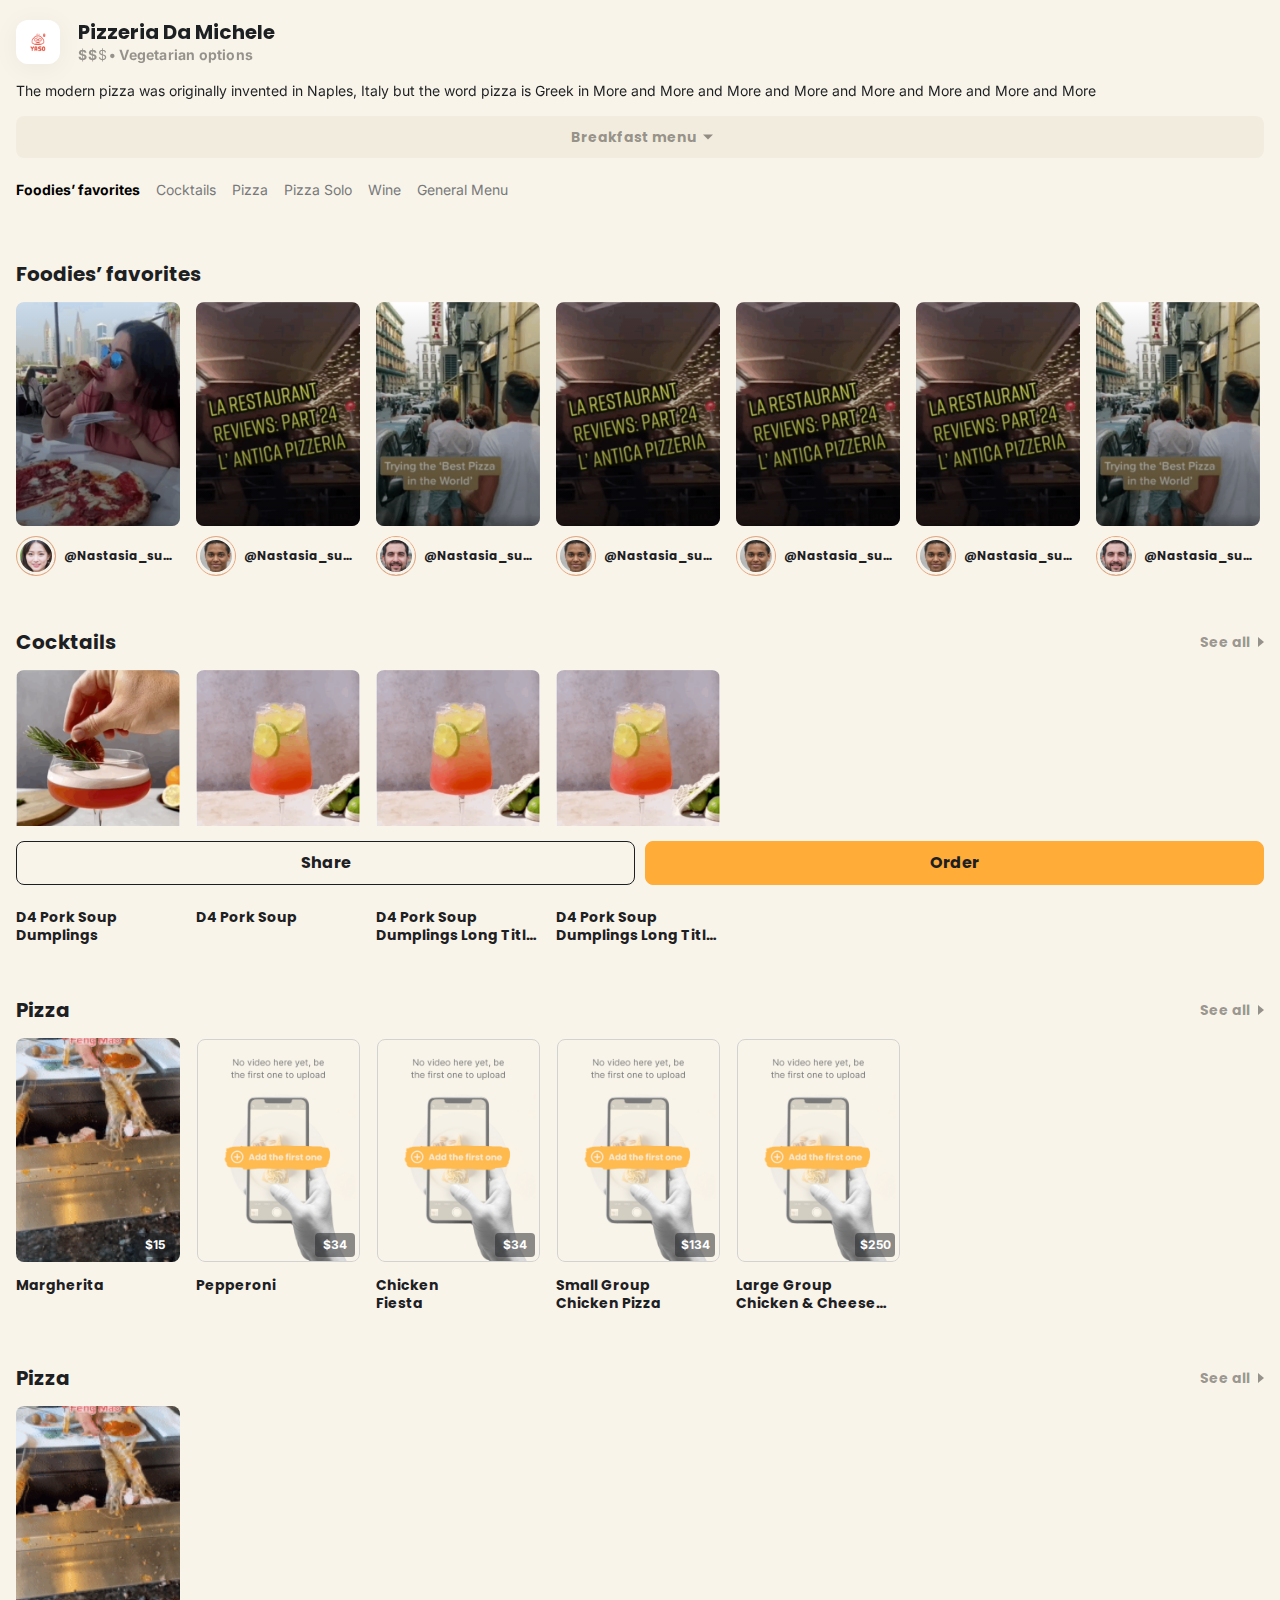
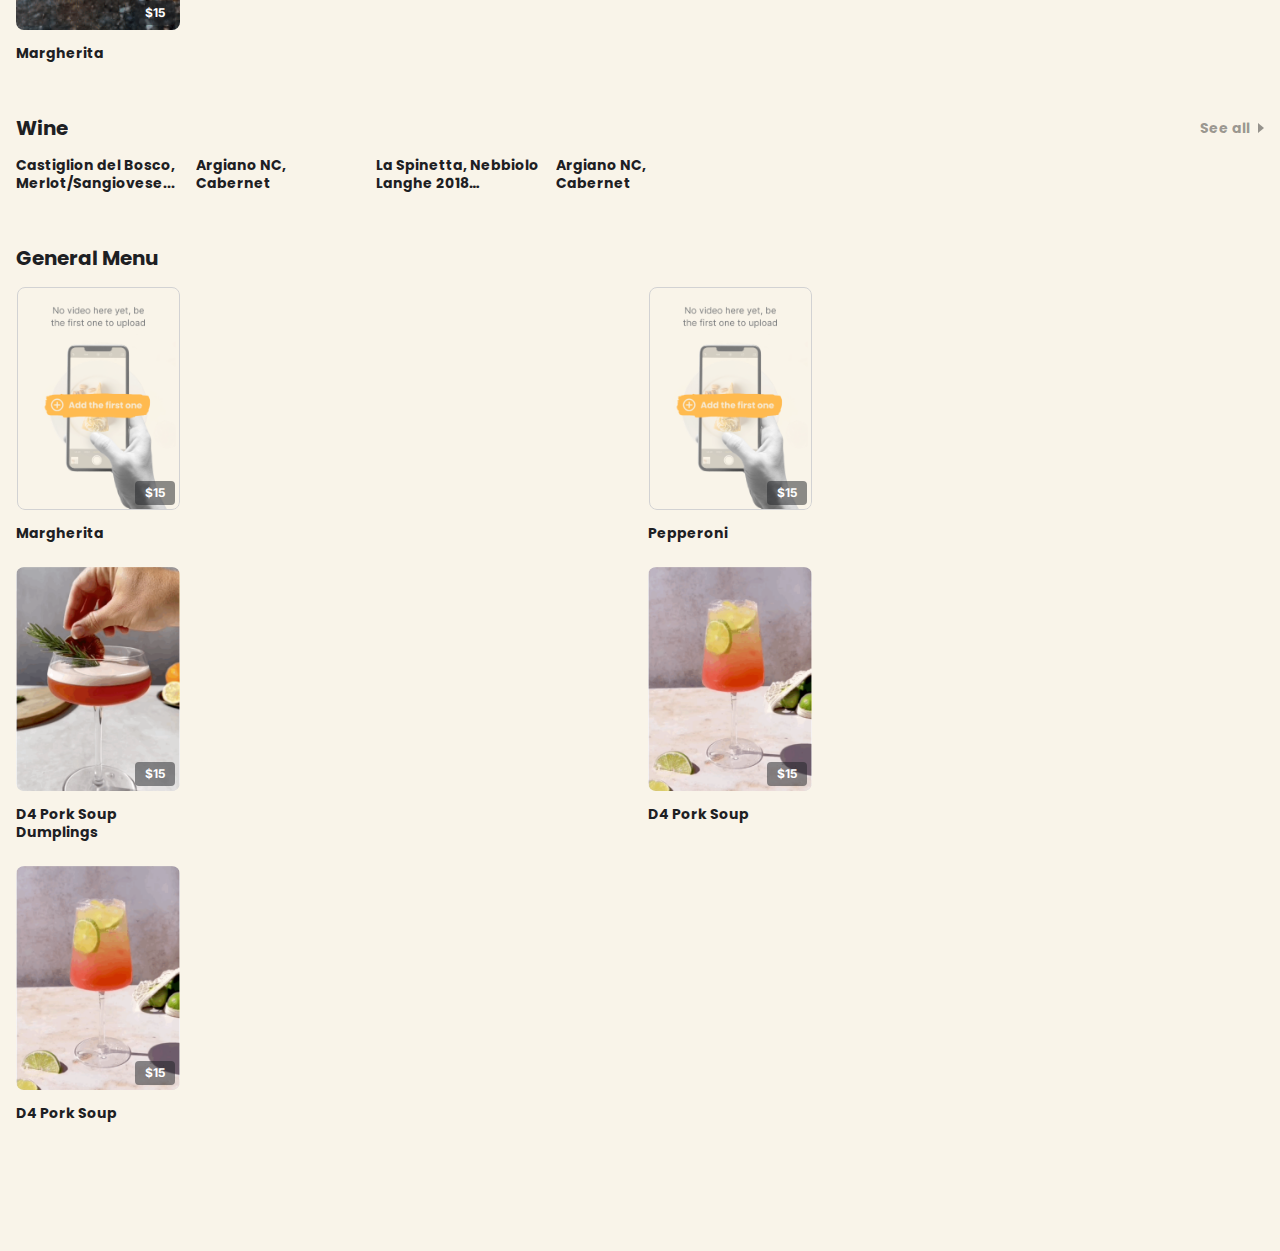
<file: index-mob.html>
<!doctype html>
<html lang='en'>
<head>
    <meta charset='UTF-8'>
    <meta name='viewport'
          content='width=device-width, user-scalable=no, initial-scale=1.0, maximum-scale=1.0, minimum-scale=1.0'>
    <meta http-equiv='X-UA-Compatible' content='ie=edge'>
    <link rel='preload' href='./styles/mob/styles-mob.css' as='style'>
    <link rel='preload' href='./scripts/mob/scripts-mob.js' as='script'>
    <link rel='preconnect' href='https://fonts.googleapis.com'>
    <link rel='preconnect' href='https://fonts.gstatic.com' crossorigin>
    <link rel='stylesheet' href='https://fonts.googleapis.com/css2?family=Inter:wght@400;700&family=Poppins:wght@400;600;700&display=swap'>
    <link rel='stylesheet' href='./styles/mob/styles-mob.css'>
    <link rel='icon' href='./shared/favicon.png' type='image/png'>
    <title>Menu</title>
</head>
<body>

<header class='header-wrapper'>
    <div class='main-info'>
        <div class='logo'>
            <img src='./shared/logo.png' width='24' height='24' alt='logo' />
        </div>
        <div class='info'>
            <div class='name'>
                <h1>Pizzeria Da Michele</h1>
            </div>
            <div class='meta'>
                <div class='cost-check' data-cost='2'>
                    <span class='c1'>$</span>
                    <span class='c2'>$</span>
                    <span class='c3'>$</span>
                </div>
                <span class='option'>• Vegetarian options</span>
            </div>
        </div>
    </div>
    <p class='description' id='header-description' style='max-height: 3.7rem; overflow: hidden;'>
        The modern pizza was originally invented in Naples, Italy but the word pizza is Greek
        in More and More and  More and More and More and More and  More and More
    </p>
    <div class='more-info closed' id='more-info'>
        <div class='tags-list'>
            <div class='tag closed'>
                <img src='./shared/icons/time-white.svg' width='16' height='16' alt='ico' />
                <span>Opens at 12AM</span>
            </div>
            <div class='tag'>
                <img src='./shared/icons/parking.svg' width='16' height='16' alt='ico' />
                <span>Free parking</span>
            </div>
            <div class='tag'>
                <img src='./shared/icons/child.svg' width='16' height='16' alt='ico' />
                <span>Kid friendly</span>
            </div>
            <div class='tag'>
                <img src='./shared/icons/delivery.svg' width='16' height='16' alt='ico' />
                <span>Delivery, Takeout</span>
            </div>
            <div class='tag'>
                <img src='./shared/icons/sun.svg' width='16' height='16' alt='ico' />
                <span>Outdoor dining</span>
            </div>
            <div class='tag'>
                <img src='./shared/icons/vegan.svg' width='16' height='16' alt='ico' />
                <span>Vegeterian</span>
            </div>
        </div>
        <div class='address-block'>
            <span class='title'>Address:</span>
            <p>
                1534 N McCadden Place, Los Angeles, CA 90028
                <a target='_blank' href='https://www.google.com/maps/place/1534+N+McCadden+Pl,+Los+Angeles,+CA+90028,+%D0%A1%D0%A8%D0%90/@34.0990675,-118.3395104,17z/data=!3m1!4b1!4m5!3m4!1s0x80c2bf24f7bbba0b:0x2a1278bcb33c7702!8m2!3d34.0990631!4d-118.3373217'>
                    See map</a>
            </p>
        </div>
        <div class='visited-block'>
            <span class='title'>Have been here:</span>
            <div class='visited-users'>
                <div class='user'>
                    <img src='shared/images/1.png' width='40' height='40' alt='user' />
                </div>
                <div class='user'>
                    <img src='shared/images/2.png' width='40' height='40' alt='user' />
                </div>
                <div class='user'>
                    <img src='shared/images/3.png' width='40' height='40' alt='user' />
                </div>
                <div class='user'>
                    <span>23</span>
                </div>
            </div>
        </div>
        <div class='more-handler' id='more-handler'><span></span></div>
    </div>
    <div class='menu-select' id='menu-select'>
        <span>Breakfast menu</span>
        <div class='menu-types' id='menu-select-list'>
            <div class='menu-info current' id='breakfast-menu'>
                <p class='menu-type'>Breakfast menu</p>
                <p class='menu-time'>6:00 AM – 7:30 AM</p>
            </div>
            <div class='menu-info' id='dinner-menu'>
                <p class='menu-type'>Dinner menu</p>
                <p class='menu-time'>6:00 PM – 10:00 PM</p>
            </div>
            <div class='menu-info' id='wine-menu'>
                <p class='menu-type'>Wine menu</p>
                <p class='menu-time'></p>
            </div>
            <div class='menu-info' id='test1-menu'>
                <p class='menu-type'>Test</p>
                <p class='menu-time'></p>
            </div>
            <div class='menu-info' id='test2-menu'>
                <p class='menu-type'>Test2</p>
                <p class='menu-time'></p>
            </div>
        </div>
    </div>
    <div class='category-list-wrapper'>
        <div class='category-list'>
            <a href='#foodies' class='current-category'>Foodies’ favorites</a>
            <a href='#cocktails'>Cocktails</a>
            <a href='#pizza'>Pizza</a>
            <a href='#pizza-solo'>Pizza Solo</a>
            <a href='#wine'>Wine</a>
            <a href='#general-menu'>General Menu</a>
        </div>
    </div>
</header>
<main class='main-wrapper'>
    <section class='category-section' id='foodies'>
        <h3>Foodies’ favorites</h3>
        <div class='cards-slider' id='foodies-slider'>
            <div class='cards'>
                <div class='card food-card' data-id='1'>
                    <div class='img-wrapper gradient'>
                        <img src='./shared/mocks/food-1.png' alt='img' />
                    </div>
                    <div class='user-wrapper'>
                        <div class='avatar'>
                            <img src='./shared/images/1.png' width='40' height='40' alt='avatar' />
                        </div>
                        <span class='username'>@Nastasia_super</span>
                    </div>
                </div>
                <div class='card food-card' data-id='2'>
                    <div class='img-wrapper gradient'>
                        <img src='./shared/mocks/food-2.png' alt='img' />
                    </div>
                    <div class='user-wrapper'>
                        <div class='avatar'>
                            <img src='./shared/images/2.png' width='40' height='40' alt='avatar' />
                        </div>
                        <span class='username'>@Nastasia_super</span>
                    </div>
                </div>
                <div class='card food-card' data-id='3'>
                    <div class='img-wrapper gradient'>
                        <img src='./shared/mocks/food-3.png' alt='img' />
                    </div>
                    <div class='user-wrapper'>
                        <div class='avatar'>
                            <img src='./shared/images/3.png' width='40' height='40' alt='avatar' />
                        </div>
                        <span class='username'>@Nastasia_super</span>
                    </div>
                </div>
                <div class='card food-card' data-id='4'>
                    <div class='img-wrapper gradient'>
                        <img src='./shared/mocks/food-2.png' alt='img' />
                    </div>
                    <div class='user-wrapper'>
                        <div class='avatar'>
                            <img src='./shared/images/2.png' width='40' height='40' alt='avatar' />
                        </div>
                        <span class='username'>@Nastasia_super</span>
                    </div>
                </div>
                <div class='card food-card' data-id='5'>
                    <div class='img-wrapper gradient'>
                        <img src='./shared/mocks/food-2.png' alt='img' />
                    </div>
                    <div class='user-wrapper'>
                        <div class='avatar'>
                            <img src='./shared/images/2.png' width='40' height='40' alt='avatar' />
                        </div>
                        <span class='username'>@Nastasia_super</span>
                    </div>
                </div>
                <div class='card food-card' data-id='6'>
                    <div class='img-wrapper gradient'>
                        <img src='./shared/mocks/food-2.png' alt='img' />
                    </div>
                    <div class='user-wrapper'>
                        <div class='avatar'>
                            <img src='./shared/images/2.png' width='40' height='40' alt='avatar' />
                        </div>
                        <span class='username'>@Nastasia_super</span>
                    </div>
                </div>
                <div class='card food-card' data-id='7'>
                    <div class='img-wrapper gradient'>
                        <img src='./shared/mocks/food-3.png' alt='img' />
                    </div>
                    <div class='user-wrapper'>
                        <div class='avatar'>
                            <img src='./shared/images/3.png' width='40' height='40' alt='avatar' />
                        </div>
                        <span class='username'>@Nastasia_super</span>
                    </div>
                </div>
            </div>
        </div>
    </section>
    <section class='category-section' id='cocktails'>
        <h3><span>Cocktails</span> <a href='./see-all-mob.html'>See all</a></h3>
        <div class='cards-slider' id='cocktails-slider'>
            <div class='cards'>
                <div class='card food-card' data-id='1'>
                    <div class='img-wrapper'>
                        <img src='./shared/mocks/coctail-1.png' alt='img' />
                        <p class='cost'>$14</p>
                    </div>
                    <h4>D4 Pork Soup Dumplings</h4>
                </div>
                <div class='card food-card' data-id='2'>
                    <div class='img-wrapper'>
                        <img src='./shared/mocks/coctail-2.png' alt='img' />
                        <p class='cost'>$14</p>
                    </div>
                    <h4>D4 Pork Soup</h4>
                </div>
                <div class='card food-card' data-id='3'>
                    <div class='img-wrapper'>
                        <img src='./shared/mocks/coctail-2.png' alt='img' />
                        <p class='cost'>$14</p>
                    </div>
                    <h4>D4 Pork Soup Dumplings Long Title and more and more</h4>
                </div>
                <div class='card food-card' data-id='4'>
                    <div class='img-wrapper'>
                        <img src='./shared/mocks/coctail-2.png' alt='img' />
                        <p class='cost'>$14</p>
                    </div>
                    <h4>D4 Pork Soup Dumplings Long Title and more and more</h4>
                </div>
            </div>
        </div>
    </section>
    <section class='category-section' id='pizza'>
        <h3><span>Pizza</span> <a href='./see-all-mob.html'>See all</a></h3>
        <div class='cards-slider' id='pizza-slider'>
            <div class='cards'>
                <div class='card food-card' data-id='1'>
                    <div class='img-wrapper'>
                        <img src='./shared/gifs/thumbnail.gif' alt='img' />
                        <p class='cost'>$15</p>
                    </div>
                    <h4>Margherita</h4>
                </div>
                <div class='card food-card' data-id='2'>
                    <div class='img-wrapper'>
                        <img src='./shared/mocks/placeholder.png' alt='img' />
                        <p class='cost'>$34</p>
                    </div>
                    <h4>Pepperoni</h4>
                </div>
                <div class='card food-card' data-id='3'>
                    <div class='img-wrapper'>
                        <img src='./shared/mocks/placeholder.png' alt='img' />
                        <p class='cost'>$34</p>
                    </div>
                    <h4>Chicken <br/> Fiesta</h4>
                </div>
                <div class='card food-card' data-id='4'>
                    <div class='img-wrapper'>
                        <img src='./shared/mocks/placeholder.png' alt='img' />
                        <p class='cost'>$134</p>
                    </div>
                    <h4>Small Group <br/> Chicken Pizza</h4>
                </div>
                <div class='card food-card' data-id='5'>
                    <div class='img-wrapper'>
                        <img src='./shared/mocks/placeholder.png' alt='img' />
                        <p class='cost'>$250</p>
                    </div>
                    <h4>Large Group <br/> Chicken & Cheese Mega Pizza</h4>
                </div>
            </div>
        </div>
    </section>
    <section class='category-section' id='pizza-solo'>
        <h3><span>Pizza</span> <a href='./see-all-mob.html'>See all</a></h3>
        <div class='cards-slider' id='pizza-slider-solo'>
            <div class='cards'>
                <div class='card food-card' data-id='1'>
                    <div class='img-wrapper'>
                        <img src='./shared/gifs/thumbnail.gif' alt='img' />
                        <p class='cost'>$15</p>
                    </div>
                    <h4>Margherita</h4>
                </div>
            </div>
        </div>
    </section>
    <section class='category-section' id='wine'>
        <h3><span>Wine</span> <a href='./see-all-mob.html'>See all</a></h3>
        <div class='cards-slider' id='wine-slider'>
            <div class='cards'>
                <div class='card food-card' data-id='1'>
                    <h4>Castiglion del Bosco, Merlot/Sangiovese...</h4>
                </div>
                <div class='card food-card' data-id='2'>
                    <h4>Argiano NC, Cabernet</h4>
                </div>
                <div class='card food-card' data-id='3'>
                    <h4>La Spinetta, Nebbiolo Langhe 2018 Piemonte</h4>
                </div>
                <div class='card food-card' data-id='4'>
                    <h4>Argiano NC, Cabernet</h4>
                </div>
            </div>
        </div>
    </section>
    <section class='category-section' id='general-menu'>
        <h3>General Menu</h3>
        <div class='general-menu column-2'>
            <div class='food-card'>
                <div class='img-wrapper'>
                    <img src='./shared/mocks/placeholder.png' alt='img' />
                    <span class='cost'>$15</span>
                </div>
                <h4>Margherita</h4>
            </div>
            <div class='food-card'>
                <div class='img-wrapper'>
                    <img src='./shared/mocks/placeholder.png' alt='img' />
                    <span class='cost'>$15</span>
                </div>
                <h4>Pepperoni</h4>
            </div>
            <div class='food-card'>
                <div class='img-wrapper'>
                    <img src='./shared/mocks/coctail-1.png' alt='img' />
                    <span class='cost'>$15</span>
                </div>
                <h4>D4 Pork Soup Dumplings</h4>
            </div>
            <div class='food-card'>
                <div class='img-wrapper'>
                    <img src='./shared/mocks/coctail-2.png' alt='img' />
                    <span class='cost'>$15</span>
                </div>
                <h4>D4 Pork Soup</h4>
            </div>
            <div class='food-card'>
                <div class='img-wrapper'>
                    <img src='./shared/mocks/coctail-2.png' alt='img' />
                    <span class='cost'>$15</span>
                </div>
                <h4>D4 Pork Soup</h4>
            </div>
        </div>
    </section>
</main>
<footer>
    <button class='button small clear' data-popup-handler='share-popup'>Share</button>
    <button class='button small' data-popup-handler='order-popup'>Order</button>
    <div class='footer-popup' id='share-popup'>
        <div class='background' data-popup-closer='share-popup'></div>
        <div class='popup'>
            <div class='popup-head'>
                <b>Share to</b>
                <div class='closer' data-popup-closer='share-popup'>
                    <img src='./shared/icons/cross-black.svg' width='16' height='16' alt='x' />
                </div>
            </div>
            <div class='popup-body'>
                <a data-link='#share-link' id='copy-share-link' class='share-link' >
                    <div class='img'>
                        <img src='./shared/icons/share-link-white.svg' width='24' height='24' alt='share'>
                    </div>
                    <b>Copy Link</b>
                </a>
                <a data-link='#message-link' id='message-share-link' class='share-link'>
                    <div class='img green'>
                        <img src='./shared/icons/message-white.svg' width='24' height='24' alt='share'>
                    </div>
                    <b>Message</b>
                </a>
                <a href='https://wa.me/11111111' target='_blank' id='whatsapp-share-link' class='share-link'>
                    <div class='img whatsapp'>
                        <img src='./shared/icons/whatsapp.svg' width='24' height='24' alt='share'>
                    </div>
                    <b>WhatsApp</b>
                </a>
            </div>
        </div>
    </div>
    <div class='footer-popup' id='order-popup'>
        <div class='background' data-popup-closer='order-popup'></div>
        <div class='popup'>
            <div class='popup-head'>
                <b>How you wanna get your food?</b>
                <div class='closer' data-popup-closer='order-popup' >
                    <img src='./shared/icons/cross-black.svg' width='16' height='16' alt='x' />
                </div>
            </div>
            <div class='popup-body'>
                <div class='order-select'>
                    <div class='select-head'>
                        <img class='select-ico' src='./shared/icons/order/online-order.svg' width='24' height='24' alt='ico' />
                        <b class='select-title' data-amt='4'>Online order</b>
                        <img src='./shared/icons/arrow-bottom.svg' width='28' height='28' alt='V'>
                    </div>
                    <div class='select-items'>
                        <label for='postmates'>
                            <input type="radio" name="order" id="postmates">
                            <img src='./shared/icons/order/postmates.svg' width='24' height='24' alt='ico' />
                            <b>Postmates</b>
                            <div class='custom-radio'></div>
                        </label>
                        <label for='doordash'>
                            <input type="radio" name="order" id="doordash">
                            <img src='./shared/icons/order/doordash.svg' width='24' height='24' alt='ico' />
                            <b>Doordash</b>
                            <div class='custom-radio'></div>
                        </label>
                        <label for='caviar'>
                            <input type="radio" name="order" id="caviar">
                            <img src='./shared/icons/order/caviar.svg' width='24' height='24' alt='ico' />
                            <b>Caviar</b>
                            <div class='custom-radio'></div>
                        </label>
                        <label for='grubhub'>
                            <input type="radio" name="order" id="grubhub">
                            <img src='./shared/icons/order/grub-hub.svg' width='24' height='24' alt='ico' />
                            <b>GrubHub</b>
                            <div class='custom-radio'></div>
                        </label>
                    </div>
                </div>
                <div class='order-select'>
                    <div class='select-head'>
                        <img class='select-ico' src='./shared/icons/order/book-a-table.svg' width='24' height='24' alt='ico' />
                        <b class='select-title' data-amt='2'>Book a table</b>
                        <img src='./shared/icons/arrow-bottom.svg' width='28' height='28' alt='V'>
                    </div>
                    <div class='select-items'>
                        <label for='opentable'>
                            <input type="radio" name="order" id="opentable">
                            <img src='./shared/icons/order/opentable.svg' width='24' height='24' alt='ico' />
                            <b>Opentable</b>
                            <div class='custom-radio'></div>
                        </label>
                        <label for='resy'>
                            <input type="radio" name="order" id="resy">
                            <img src='./shared/icons/order/resy.svg' width='24' height='24' alt='ico' />
                            <b>Resy</b>
                            <div class='custom-radio'></div>
                        </label>
                    </div>
                </div>
                <div class='order-mono-select'>
                    <input type="radio" name="order" id="cash">
                    <label for='cash'>
                        <img class='select-ico' src='./shared/icons/order/call-to-order.svg' width='24' height='24' alt='ico' />
                        <b class='select-title'>Call to order</b>
                        <div class='custom-radio'></div>
                    </label>
                    <div class='select-items'>
                        <div>
                            <img src='./shared/icons/cursor-light-gray.svg' width='24' height='24' alt='ico' />
                            <a target='_blank' href='https://www.google.com/maps/place/28+Anacapa+St+e,+Santa+Barbara,+CA+93101,+%D0%A1%D0%A8%D0%90/@34.4141361,-119.6908755,17z/data=!3m1!4b1!4m5!3m4!1s0x80e9138e990eea4b:0x9cc80d04746f31a9!8m2!3d34.4141317!4d-119.6886868'>
                                28 Anacapa ST Unit E Santa Barbara,CA 93109</a>
                        </div>
                        <div>
                            <img src='./shared/icons/phone-light-gray.svg' width='24' height='24' alt='ico' />
                            <a class='phone' href='tel:+1 909-371-5964'>+1 909-371-5964</a>
                        </div>
                    </div>
                </div>
                <button class='button disabled' id='order-continue'>Continue</button>
            </div>
        </div>
    </div>
</footer>

<script src='./scripts/smoothscroll.min.js'></script>
<script src='./scripts/mob/scripts-mob.js'></script>
</body>
</html>
</file>
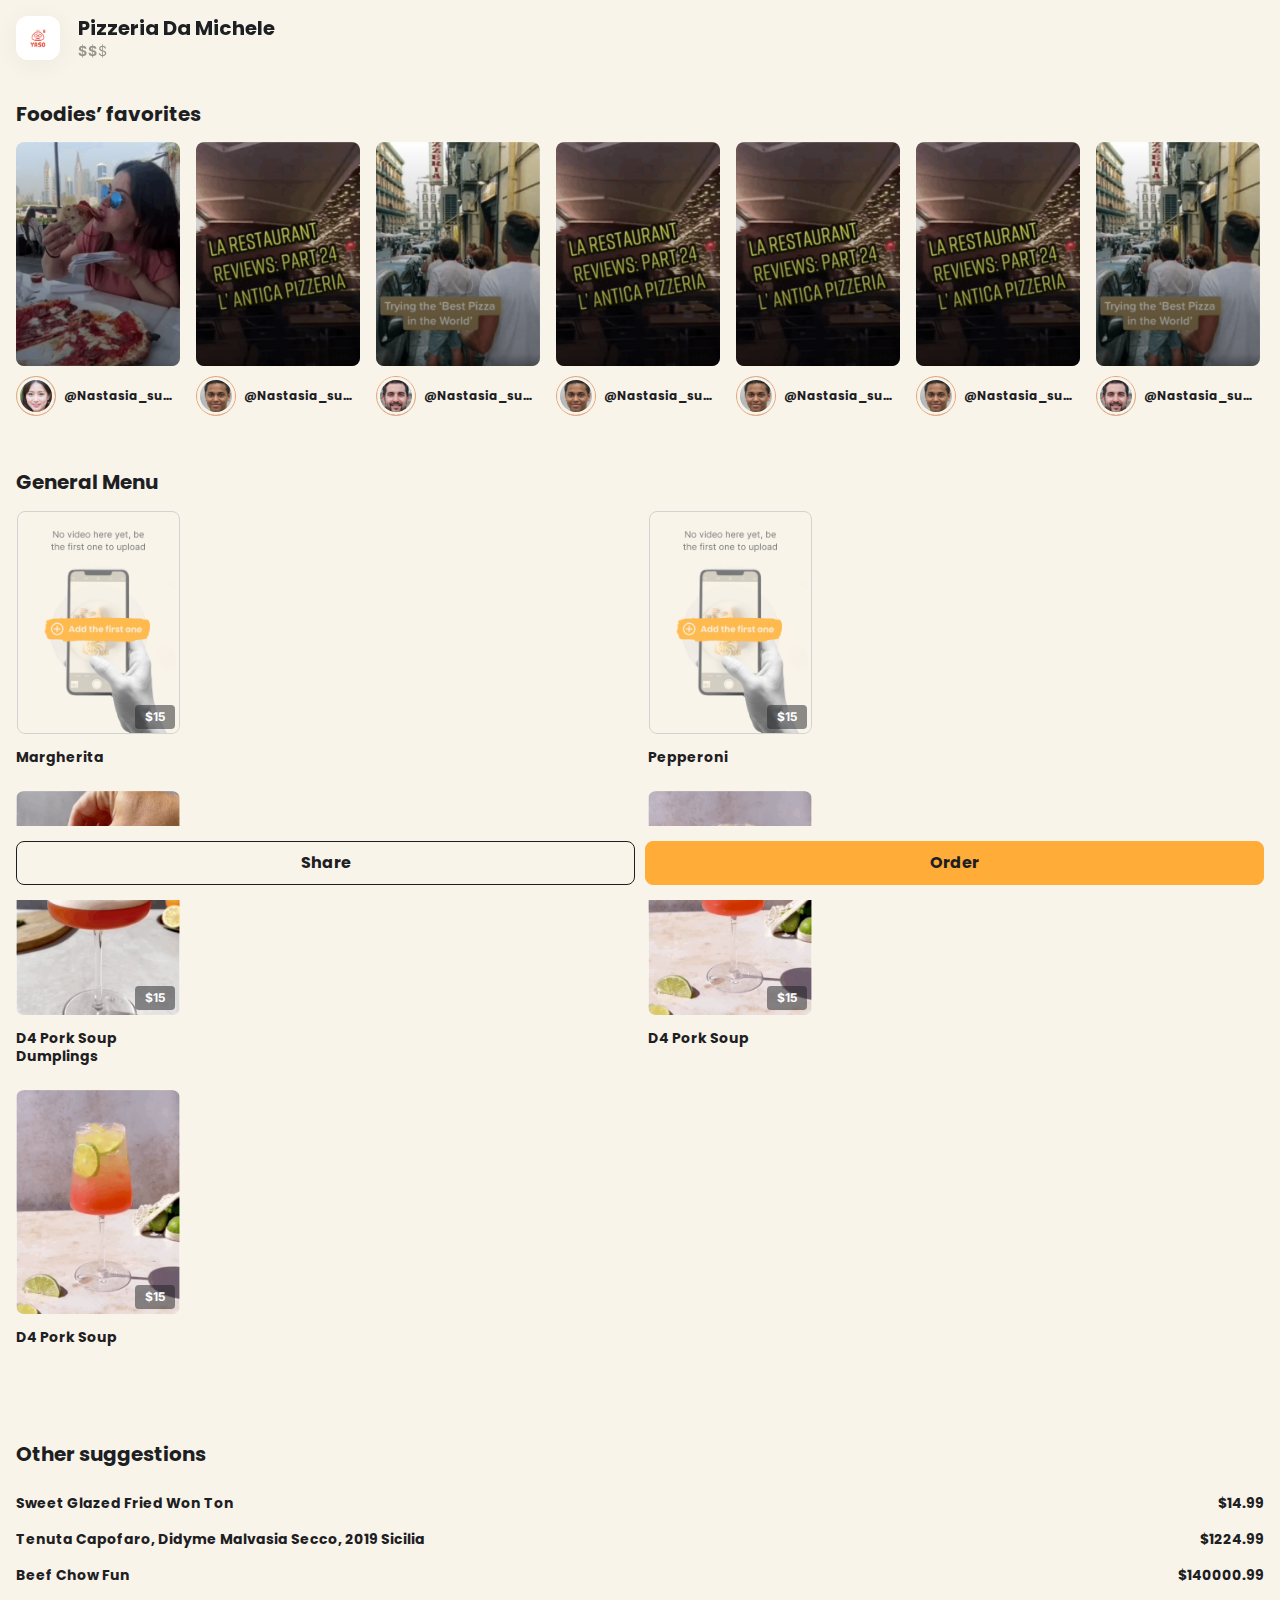
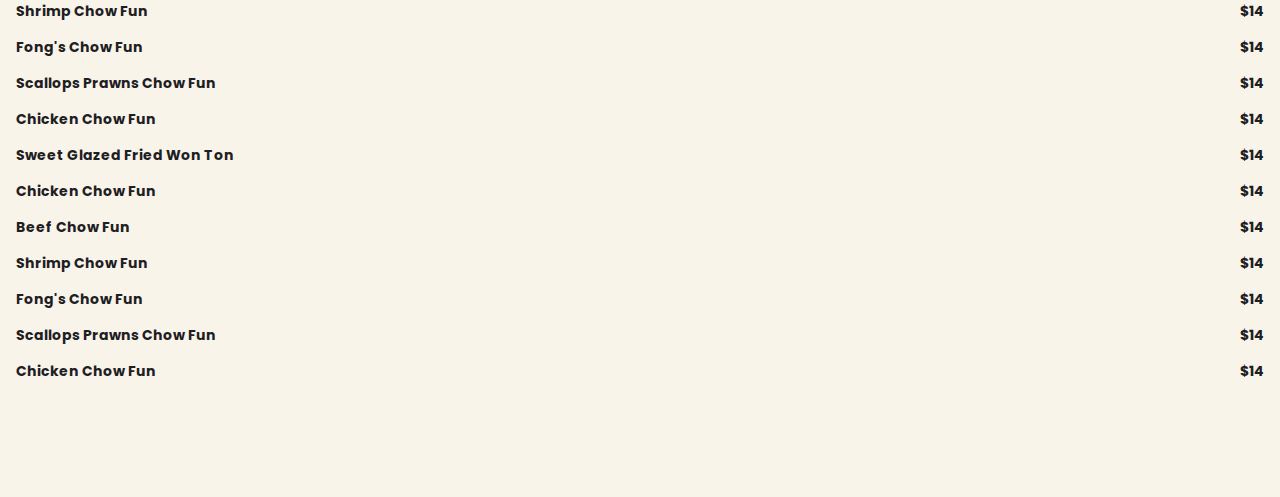
<file: not-onborded-mob.html>
<!doctype html>
<html lang='en'>
<head>
    <meta charset='UTF-8'>
    <meta name='viewport'
          content='width=device-width, user-scalable=no, initial-scale=1.0, maximum-scale=1.0, minimum-scale=1.0'>
    <meta http-equiv='X-UA-Compatible' content='ie=edge'>
    <link rel='preload' href='./styles/mob/styles-mob.css' as='style'>
    <link rel='preload' href='./scripts/mob/scripts-mob.js' as='script'>
    <link rel='preconnect' href='https://fonts.googleapis.com'>
    <link rel='preconnect' href='https://fonts.gstatic.com' crossorigin>
    <link rel='stylesheet' href='https://fonts.googleapis.com/css2?family=Inter:wght@400;700&family=Poppins:wght@400;600;700&display=swap'>
    <link rel='stylesheet' href='./styles/mob/styles-mob.css'>
    <link rel='icon' href='./shared/favicon.png' type='image/png'>
    <title>Menu</title>
</head>
<body>

<header class='header-wrapper header-not-onborded'>
    <div class='main-info'>
        <div class='logo'>
            <img src='./shared/logo.png' width='24' height='24' alt='logo' />
        </div>
        <div class='info'>
            <div class='name'>
                <h1>Pizzeria Da Michele</h1>
            </div>
            <div class='meta'>
                <div class='cost-check' data-cost='2'>
                    <span class='c1'>$</span>
                    <span class='c2'>$</span>
                    <span class='c3'>$</span>
                </div>
            </div>
        </div>
    </div>
</header>
<main class='main-wrapper'>
    <section class='category-section' id='foodies'>
        <h3>Foodies’ favorites</h3>
        <div class='cards-slider' id='foodies-slider'>
            <div class='cards'>
                <div class='card food-card' data-id='1'>
                    <div class='img-wrapper gradient'>
                        <img src='./shared/mocks/food-1.png' alt='img' />
                    </div>
                    <div class='user-wrapper'>
                        <div class='avatar'>
                            <img src='./shared/images/1.png' width='40' height='40' alt='avatar' />
                        </div>
                        <span class='username'>@Nastasia_super</span>
                    </div>
                </div>
                <div class='card food-card' data-id='2'>
                    <div class='img-wrapper gradient'>
                        <img src='./shared/mocks/food-2.png' alt='img' />
                    </div>
                    <div class='user-wrapper'>
                        <div class='avatar'>
                            <img src='./shared/images/2.png' width='40' height='40' alt='avatar' />
                        </div>
                        <span class='username'>@Nastasia_super</span>
                    </div>
                </div>
                <div class='card food-card' data-id='3'>
                    <div class='img-wrapper gradient'>
                        <img src='./shared/mocks/food-3.png' alt='img' />
                    </div>
                    <div class='user-wrapper'>
                        <div class='avatar'>
                            <img src='./shared/images/3.png' width='40' height='40' alt='avatar' />
                        </div>
                        <span class='username'>@Nastasia_super</span>
                    </div>
                </div>
                <div class='card food-card' data-id='4'>
                    <div class='img-wrapper gradient'>
                        <img src='./shared/mocks/food-2.png' alt='img' />
                    </div>
                    <div class='user-wrapper'>
                        <div class='avatar'>
                            <img src='./shared/images/2.png' width='40' height='40' alt='avatar' />
                        </div>
                        <span class='username'>@Nastasia_super</span>
                    </div>
                </div>
                <div class='card food-card' data-id='5'>
                    <div class='img-wrapper gradient'>
                        <img src='./shared/mocks/food-2.png' alt='img' />
                    </div>
                    <div class='user-wrapper'>
                        <div class='avatar'>
                            <img src='./shared/images/2.png' width='40' height='40' alt='avatar' />
                        </div>
                        <span class='username'>@Nastasia_super</span>
                    </div>
                </div>
                <div class='card food-card' data-id='6'>
                    <div class='img-wrapper gradient'>
                        <img src='./shared/mocks/food-2.png' alt='img' />
                    </div>
                    <div class='user-wrapper'>
                        <div class='avatar'>
                            <img src='./shared/images/2.png' width='40' height='40' alt='avatar' />
                        </div>
                        <span class='username'>@Nastasia_super</span>
                    </div>
                </div>
                <div class='card food-card' data-id='7'>
                    <div class='img-wrapper gradient'>
                        <img src='./shared/mocks/food-3.png' alt='img' />
                    </div>
                    <div class='user-wrapper'>
                        <div class='avatar'>
                            <img src='./shared/images/3.png' width='40' height='40' alt='avatar' />
                        </div>
                        <span class='username'>@Nastasia_super</span>
                    </div>
                </div>
            </div>
        </div>
    </section>
    <section class='category-section' id='general-menu'>
        <h3>General Menu</h3>
        <div class='general-menu column-2'>
            <div class='food-card'>
                <div class='img-wrapper'>
                    <img src='./shared/mocks/placeholder.png' alt='img' />
                    <span class='cost'>$15</span>
                </div>
                <h4>Margherita</h4>
            </div>
            <div class='food-card'>
                <div class='img-wrapper'>
                    <img src='./shared/mocks/placeholder.png' alt='img' />
                    <span class='cost'>$15</span>
                </div>
                <h4>Pepperoni</h4>
            </div>
            <div class='food-card'>
                <div class='img-wrapper'>
                    <img src='./shared/mocks/coctail-1.png' alt='img' />
                    <span class='cost'>$15</span>
                </div>
                <h4>D4 Pork Soup Dumplings</h4>
            </div>
            <div class='food-card'>
                <div class='img-wrapper'>
                    <img src='./shared/mocks/coctail-2.png' alt='img' />
                    <span class='cost'>$15</span>
                </div>
                <h4>D4 Pork Soup</h4>
            </div>
            <div class='food-card'>
                <div class='img-wrapper'>
                    <img src='./shared/mocks/coctail-2.png' alt='img' />
                    <span class='cost'>$15</span>
                </div>
                <h4>D4 Pork Soup</h4>
            </div>
        </div>
    </section>
    <section class='category-section other-suggestions-section'>
        <h3>Other suggestions</h3>
        <ul class='other-suggestions-list'>
            <li><b>Sweet Glazed Fried Won Ton</b><b>$14.99</b></li>
            <li><b>Tenuta Capofaro, Didyme Malvasia Secco, 2019 Sicilia</b><b>$1224.99</b></li>
            <li><b>Beef Chow Fun</b><b>$140000.99</b></li>
            <li><b>Shrimp Chow Fun</b><b>$14</b></li>
            <li><b>Fong's Chow Fun</b><b>$14</b></li>
            <li><b>Scallops Prawns Chow Fun</b><b>$14</b></li>
            <li><b>Chicken Chow Fun</b><b>$14</b></li>
            <li><b>Sweet Glazed Fried Won Ton</b><b>$14</b></li>
            <li><b>Chicken Chow Fun</b><b>$14</b></li>
            <li><b>Beef Chow Fun</b><b>$14</b></li>
            <li><b>Shrimp Chow Fun</b><b>$14</b></li>
            <li><b>Fong's Chow Fun</b><b>$14</b></li>
            <li><b>Scallops Prawns Chow Fun</b><b>$14</b></li>
            <li><b>Chicken Chow Fun</b><b>$14</b></li>
        </ul>
    </section>
</main>
<footer>
    <button class='button small clear' data-popup-handler='share-popup'>Share</button>
    <button class='button small' data-popup-handler='order-popup'>Order</button>
    <div class='footer-popup' id='share-popup'>
        <div class='background' data-popup-closer='share-popup'></div>
        <div class='popup'>
            <div class='popup-head'>
                <b>Share to</b>
                <div class='closer' data-popup-closer='share-popup'>
                    <img src='./shared/icons/cross-black.svg' width='16' height='16' alt='x' />
                </div>
            </div>
            <div class='popup-body'>
                <a data-link='#share-link' class='share-link'>
                    <div class='img'>
                        <img src='./shared/icons/share-link-white.svg' width='24' height='24' alt='share'>
                    </div>
                    <b>Copy Link</b>
                </a>
                <a data-link='#message-link' class='share-link'>
                    <div class='img green'>
                        <img src='./shared/icons/message-white.svg' width='24' height='24' alt='share'>
                    </div>
                    <b>Message</b>
                </a>
                <a data-link='#share-link' class='share-link'>
                    <div class='img whatsapp'>
                        <img src='./shared/icons/whatsapp.svg' width='24' height='24' alt='share'>
                    </div>
                    <b>WhatsApp</b>
                </a>
            </div>
        </div>
    </div>
    <div class='footer-popup' id='order-popup'>
        <div class='background' data-popup-closer='order-popup'></div>
        <div class='popup'>
            <div class='popup-head'>
                <b>How you wanna get your food?</b>
                <div class='closer' data-popup-closer='order-popup' >
                    <img src='./shared/icons/cross-black.svg' width='16' height='16' alt='x' />
                </div>
            </div>
            <div class='popup-body'>
                <div class='order-select'>
                    <div class='select-head'>
                        <img class='select-ico' src='./shared/icons/order/online-order.svg' width='24' height='24' alt='ico' />
                        <b class='select-title' data-amt='4'>Online order</b>
                        <img src='./shared/icons/arrow-bottom.svg' width='28' height='28' alt='V'>
                    </div>
                    <div class='select-items'>
                        <label for='postmates'>
                            <input type="radio" name="order" id="postmates">
                            <img src='./shared/icons/order/postmates.svg' width='24' height='24' alt='ico' />
                            <b>Postmates</b>
                            <div class='custom-radio'></div>
                        </label>
                        <label for='doordash'>
                            <input type="radio" name="order" id="doordash">
                            <img src='./shared/icons/order/doordash.svg' width='24' height='24' alt='ico' />
                            <b>Doordash</b>
                            <div class='custom-radio'></div>
                        </label>
                        <label for='caviar'>
                            <input type="radio" name="order" id="caviar">
                            <img src='./shared/icons/order/caviar.svg' width='24' height='24' alt='ico' />
                            <b>Caviar</b>
                            <div class='custom-radio'></div>
                        </label>
                        <label for='grubhub'>
                            <input type="radio" name="order" id="grubhub">
                            <img src='./shared/icons/order/grub-hub.svg' width='24' height='24' alt='ico' />
                            <b>GrubHub</b>
                            <div class='custom-radio'></div>
                        </label>
                    </div>
                </div>
                <div class='order-select'>
                    <div class='select-head'>
                        <img class='select-ico' src='./shared/icons/order/book-a-table.svg' width='24' height='24' alt='ico' />
                        <b class='select-title' data-amt='2'>Book a table</b>
                        <img src='./shared/icons/arrow-bottom.svg' width='28' height='28' alt='V'>
                    </div>
                    <div class='select-items'>
                        <label for='opentable'>
                            <input type="radio" name="order" id="opentable">
                            <img src='./shared/icons/order/opentable.svg' width='24' height='24' alt='ico' />
                            <b>Opentable</b>
                            <div class='custom-radio'></div>
                        </label>
                        <label for='resy'>
                            <input type="radio" name="order" id="resy">
                            <img src='./shared/icons/order/resy.svg' width='24' height='24' alt='ico' />
                            <b>Resy</b>
                            <div class='custom-radio'></div>
                        </label>
                    </div>
                </div>
                <div class='order-mono-select'>
                    <input type="radio" name="order" id="cash">
                    <label for='cash'>
                        <img class='select-ico' src='./shared/icons/order/call-to-order.svg' width='24' height='24' alt='ico' />
                        <b class='select-title'>Call to order</b>
                        <div class='custom-radio'></div>
                    </label>
                    <div class='select-items'>
                        <div>
                            <img src='./shared/icons/cursor-light-gray.svg' width='24' height='24' alt='ico' />
                            <span>28 Anacapa ST Unit E Santa Barbara,CA 93109</span>
                        </div>
                        <div>
                            <img src='./shared/icons/phone-light-gray.svg' width='24' height='24' alt='ico' />
                            <a href='tel:+1 909-371-5964'>+1 909-371-5964</a>
                        </div>
                    </div>
                </div>
                <button class='button disabled' id='order-continue'>Continue</button>
            </div>
        </div>
    </div>
</footer>

<script src='./scripts/smoothscroll.min.js'></script>
<script src='./scripts/mob/scripts-mob.js'></script>
</body>
</html>
</file>
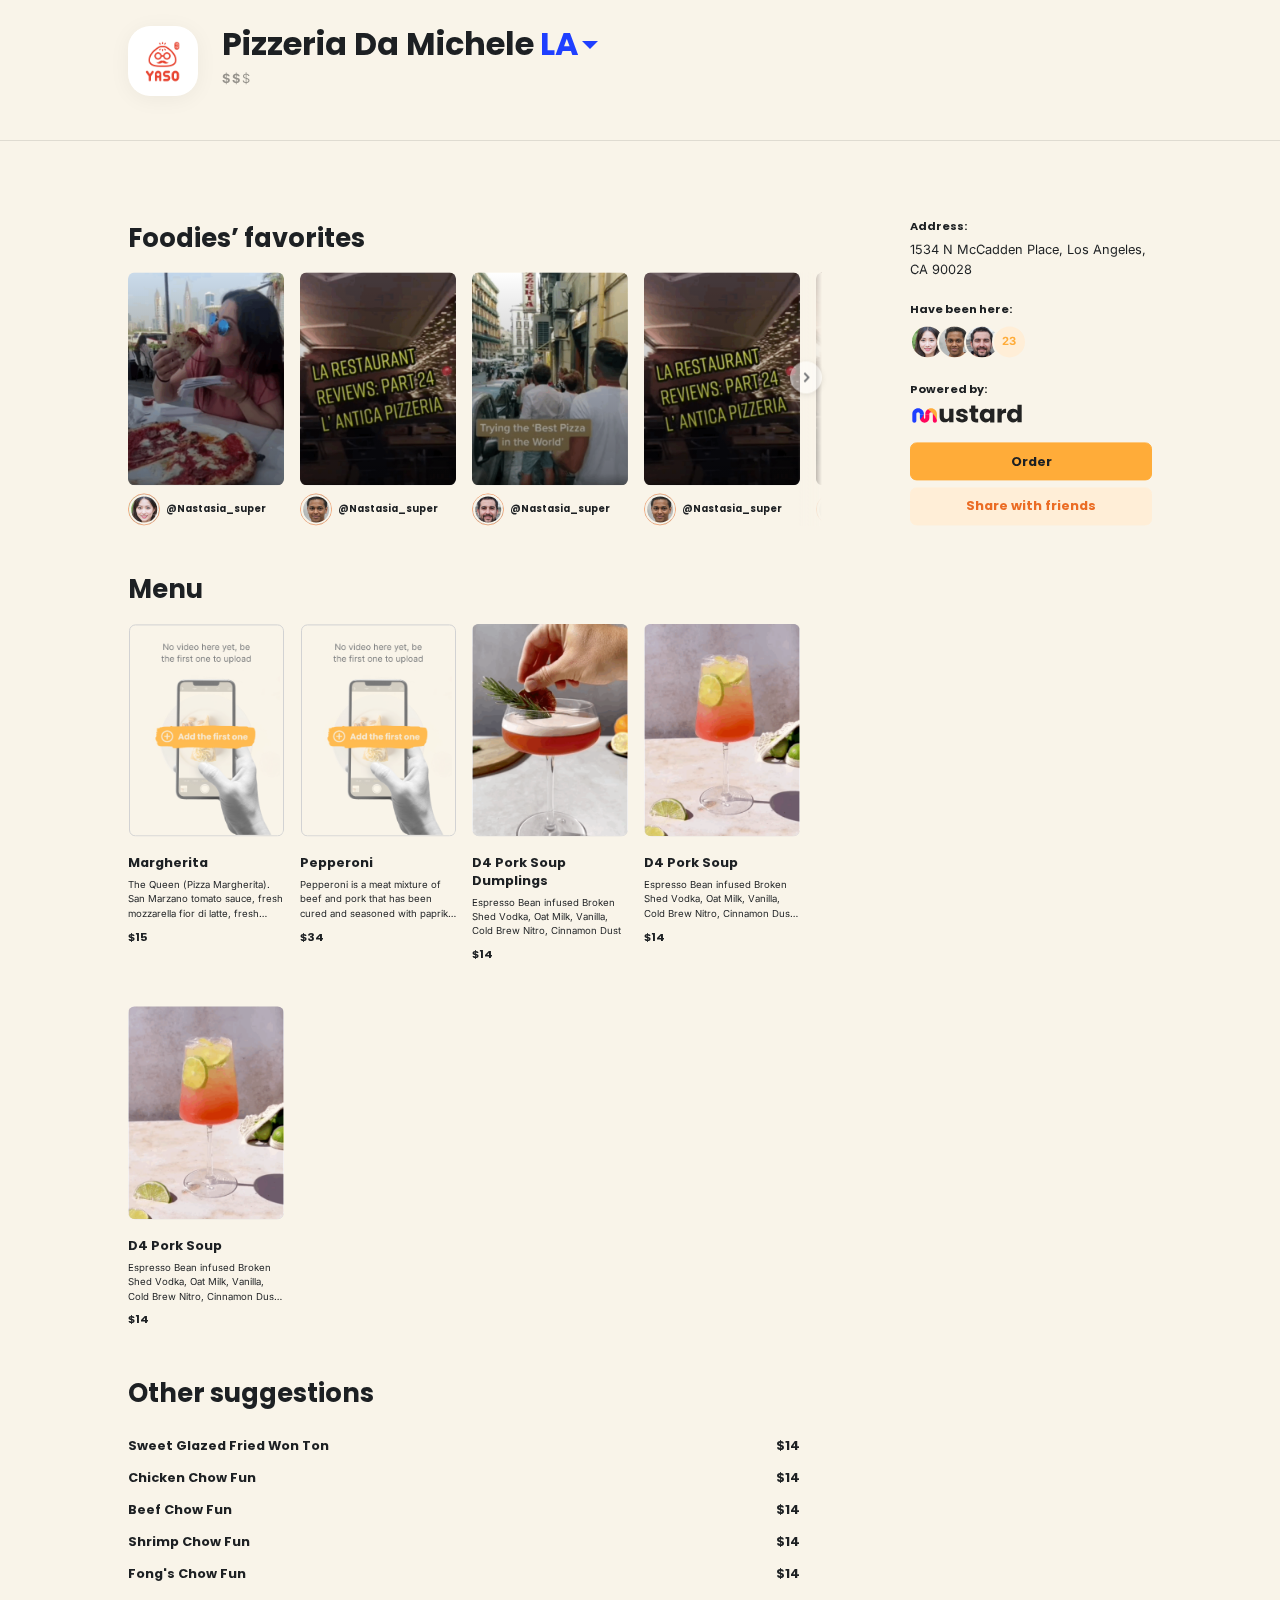
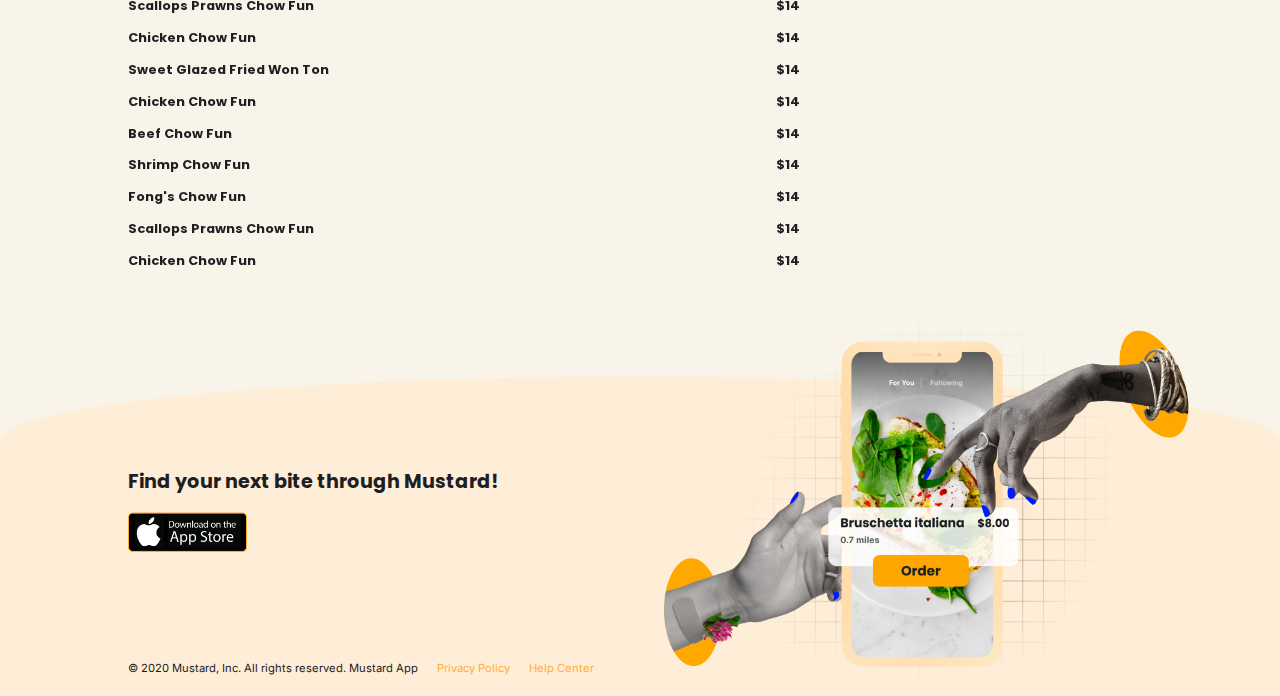
<file: not-onborded.html>
<!doctype html>
<html lang='en'>
<head>
    <meta charset='UTF-8'>
    <meta name='viewport'
          content='width=device-width, user-scalable=no, initial-scale=1.0, maximum-scale=1.0, minimum-scale=1.0'>
    <meta http-equiv='X-UA-Compatible' content='ie=edge'>
    <link rel='preload' href='styles/desk/styles.css' as='style'>
    <link rel='preconnect' href='https://fonts.googleapis.com'>
    <link rel='preconnect' href='https://fonts.gstatic.com' crossorigin>
    <link rel='stylesheet' href='https://fonts.googleapis.com/css2?family=Inter:wght@400;700&family=Poppins:wght@400;600;700&display=swap'>
    <link rel='stylesheet' href='styles/desk/styles.css'>
    <link rel='icon' href='./shared/favicon.png' type='image/png'>
    <title>Menu</title>
</head>
<body>
<header class='header-wrapper init'>
    <div class='header'>
        <div class='logo'>
            <img src='./shared/logo.png' width='68' height='68' alt='logo' />
        </div>
        <div class='info'>
            <div class='name'>
                <h1>Pizzeria Da Michele</h1>
                <div class='select' id='select'>
                    <h2 id='current-select'>LA</h2>
                    <div class='select-list' id='select-list'>
                        <h2 id='LA'>LA</h2>
                        <h2 id='NY'>NY</h2>
                        <h2 id='SF'>SF</h2>
                    </div>
                    <img class='icon' src='./shared/icons/arrow-blue.svg' width='24' height='24' alt='^' />
                </div>
            </div>
            <div class='meta'>
                <div class='cost-check' data-cost='2'>
                    <span class='c1'>$</span>
                    <span class='c2'>$</span>
                    <span class='c3'>$</span>
                </div>
            </div>
        </div>
    </div>
</header>
<main class='main-wrapper'>
    <div class='center-column column'>
        <section class='category-section' id='foodies'>
            <h3>Foodies’ favorites</h3>
            <div class='cards-slider' id='foodies-slider'>
                <button class='left-button hidden'>
                    <img src='./shared/icons/caret-right.svg' width='24' height='24' alt='<' />
                </button>
                <button class='right-button'>
                    <img src='./shared/icons/caret-right.svg' width='24' height='24' alt='>' />
                </button>
                <div class='cards'>
                    <div class='card food-card' data-id='1'>
                        <div class='img-wrapper gradient'>
                            <img src='./shared/mocks/food-1.png' alt='img' />
                        </div>
                        <div class='user-wrapper'>
                            <div class='avatar'>
                                <img src='./shared/images/1.png' width='40' height='40' alt='avatar' />
                            </div>
                            <span class='username'>@Nastasia_super</span>
                        </div>
                    </div>
                    <div class='card food-card' data-id='2'>
                        <div class='img-wrapper gradient'>
                            <img src='./shared/mocks/food-2.png' alt='img' />
                        </div>
                        <div class='user-wrapper'>
                            <div class='avatar'>
                                <img src='./shared/images/2.png' width='40' height='40' alt='avatar' />
                            </div>
                            <span class='username'>@Nastasia_super</span>
                        </div>
                    </div>
                    <div class='card food-card' data-id='3'>
                        <div class='img-wrapper gradient'>
                            <img src='./shared/mocks/food-3.png' alt='img' />
                        </div>
                        <div class='user-wrapper'>
                            <div class='avatar'>
                                <img src='./shared/images/3.png' width='40' height='40' alt='avatar' />
                            </div>
                            <span class='username'>@Nastasia_super</span>
                        </div>
                    </div>
                    <div class='card food-card' data-id='4'>
                        <div class='img-wrapper gradient'>
                            <img src='./shared/mocks/food-2.png' alt='img' />
                        </div>
                        <div class='user-wrapper'>
                            <div class='avatar'>
                                <img src='./shared/images/2.png' width='40' height='40' alt='avatar' />
                            </div>
                            <span class='username'>@Nastasia_super</span>
                        </div>
                    </div>
                    <div class='card food-card' data-id='5'>
                        <div class='img-wrapper gradient'>
                            <img src='./shared/mocks/food-2.png' alt='img' />
                        </div>
                        <div class='user-wrapper'>
                            <div class='avatar'>
                                <img src='./shared/images/2.png' width='40' height='40' alt='avatar' />
                            </div>
                            <span class='username'>@Nastasia_super</span>
                        </div>
                    </div>
                    <div class='card food-card' data-id='6'>
                        <div class='img-wrapper gradient'>
                            <img src='./shared/mocks/food-2.png' alt='img' />
                        </div>
                        <div class='user-wrapper'>
                            <div class='avatar'>
                                <img src='./shared/images/2.png' width='40' height='40' alt='avatar' />
                            </div>
                            <span class='username'>@Nastasia_super</span>
                        </div>
                    </div>
                    <div class='card food-card' data-id='7'>
                        <div class='img-wrapper gradient'>
                            <img src='./shared/mocks/food-3.png' alt='img' />
                        </div>
                        <div class='user-wrapper'>
                            <div class='avatar'>
                                <img src='./shared/images/3.png' width='40' height='40' alt='avatar' />
                            </div>
                            <span class='username'>@Nastasia_super</span>
                        </div>
                    </div>
                </div>
            </div>
        </section>
        <section class='category-section' id='general-menu'>
            <h3>Menu</h3>
            <div class='general-menu'>
                <div class='food-card'>
                    <div class='img-wrapper'>
                        <img src='./shared/mocks/placeholder.png' alt='img' />
                    </div>
                    <h4>Margherita</h4>
                    <p class='description'>The Queen (Pizza Margherita). San Marzano tomato sauce, fresh mozzarella fior di latte, fresh organic basil.</p>
                    <p class='cost'>$15</p>
                </div>
                <div class='food-card'>
                    <div class='img-wrapper'>
                        <img src='./shared/mocks/placeholder.png' alt='img' />
                    </div>
                    <h4>Pepperoni</h4>
                    <p class='description'>Pepperoni is a meat mixture of beef and pork that has been cured and seasoned with paprika and chili powder.</p>
                    <p class='cost'>$34</p>
                </div>
                <div class='food-card'>
                    <div class='img-wrapper'>
                        <img src='./shared/mocks/coctail-1.png' alt='img' />
                    </div>
                    <h4>D4 Pork Soup Dumplings</h4>
                    <p class='description'>Espresso Bean infused Broken Shed Vodka, Oat Milk, Vanilla, Cold Brew Nitro,
                        Cinnamon Dust</p>
                    <p class='cost'>$14</p>
                </div>
                <div class='food-card'>
                    <div class='img-wrapper'>
                        <img src='./shared/mocks/coctail-2.png' alt='img' />
                    </div>
                    <h4>D4 Pork Soup</h4>
                    <p class='description'>Espresso Bean infused Broken Shed Vodka, Oat Milk, Vanilla, Cold Brew Nitro,
                        Cinnamon Dust, and more and more</p>
                    <p class='cost'>$14</p>
                </div>
                <div class='food-card'>
                    <div class='img-wrapper'>
                        <img src='./shared/mocks/coctail-2.png' alt='img' />
                    </div>
                    <h4>D4 Pork Soup</h4>
                    <p class='description'>Espresso Bean infused Broken Shed Vodka, Oat Milk, Vanilla, Cold Brew Nitro,
                        Cinnamon Dust, and more and more</p>
                    <p class='cost'>$14</p>
                </div>
            </div>
        </section>
        <section class='category-section'>
            <h3>Other suggestions</h3>
            <ul class='other-suggestions-list'>
                <li><b>Sweet Glazed Fried Won Ton</b><b>$14</b></li>
                <li><b>Chicken Chow Fun</b><b>$14</b></li>
                <li><b>Beef Chow Fun</b><b>$14</b></li>
                <li><b>Shrimp Chow Fun</b><b>$14</b></li>
                <li><b>Fong's Chow Fun</b><b>$14</b></li>
                <li><b>Scallops Prawns Chow Fun</b><b>$14</b></li>
                <li><b>Chicken Chow Fun</b><b>$14</b></li>
                <li><b>Sweet Glazed Fried Won Ton</b><b>$14</b></li>
                <li><b>Chicken Chow Fun</b><b>$14</b></li>
                <li><b>Beef Chow Fun</b><b>$14</b></li>
                <li><b>Shrimp Chow Fun</b><b>$14</b></li>
                <li><b>Fong's Chow Fun</b><b>$14</b></li>
                <li><b>Scallops Prawns Chow Fun</b><b>$14</b></li>
                <li><b>Chicken Chow Fun</b><b>$14</b></li>
            </ul>
        </section>
    </div>
    <div class='right-column column'>
        <div class='address-block'>
            <span class='title'>Address:</span>
            <p>1534 N McCadden Place, Los Angeles, CA 90028</p>
        </div>
        <div class='visited-block'>
            <span class='title'>Have been here:</span>
            <div class='visited-users'>
                <div class='user'>
                    <img src='shared/images/1.png' width='40' height='40' alt='user' />
                </div>
                <div class='user'>
                    <img src='shared/images/2.png' width='40' height='40' alt='user' />
                </div>
                <div class='user'>
                    <img src='shared/images/3.png' width='40' height='40' alt='user' />
                </div>
                <div class='user'>
                    <span>23</span>
                </div>
            </div>
        </div>
        <div class='powered-by-block'>
            <span class='title'>Powered by:</span>
            <img class='mustard-logo' src='./shared/logo-mustard.svg' width='142' height='24' alt='Mustard'>
            <button class='button' data-popup-handler='order-popup'>Order</button>
            <button class='button light'>Share with friends</button>
        </div>
    </div>
</main>
<div class='popup-wrapper' id='order-popup'>
    <div class='background' data-popup-closer='order-popup'></div>
    <div class='popup'>
        <div class='popup-head'>
            <b>How you wanna get your food?</b>
            <span>Choose the best service</span>
            <div class='closer' data-popup-closer='order-popup' >
                <img src='./shared/icons/cross-black.svg' width='16' height='16' alt='x' />
            </div>
        </div>
        <div class='popup-body'>
            <div class='order-select'>
                <div class='select-head'>
                    <img class='select-ico' src='./shared/icons/order/online-order.svg' width='24' height='24' alt='ico' />
                    <b class='select-title' data-amt='4'>Online order</b>
                    <img src='./shared/icons/arrow-bottom.svg' width='28' height='28' alt='V'>
                </div>
                <div class='select-items'>
                    <label for='postmates'>
                        <input type="radio" name="order" id="postmates">
                        <img src='./shared/icons/order/postmates.svg' width='24' height='24' alt='ico' />
                        <b>Postmates</b>
                        <div class='custom-radio'></div>
                    </label>
                    <label for='doordash'>
                        <input type="radio" name="order" id="doordash">
                        <img src='./shared/icons/order/doordash.svg' width='24' height='24' alt='ico' />
                        <b>Doordash</b>
                        <div class='custom-radio'></div>
                    </label>
                    <label for='caviar'>
                        <input type="radio" name="order" id="caviar">
                        <img src='./shared/icons/order/caviar.svg' width='24' height='24' alt='ico' />
                        <b>Caviar</b>
                        <div class='custom-radio'></div>
                    </label>
                    <label for='grubhub'>
                        <input type="radio" name="order" id="grubhub">
                        <img src='./shared/icons/order/grub-hub.svg' width='24' height='24' alt='ico' />
                        <b>GrubHub</b>
                        <div class='custom-radio'></div>
                    </label>
                </div>
            </div>
            <div class='order-select'>
                <div class='select-head'>
                    <img class='select-ico' src='./shared/icons/order/book-a-table.svg' width='24' height='24' alt='ico' />
                    <b class='select-title' data-amt='2'>Book a table</b>
                    <img src='./shared/icons/arrow-bottom.svg' width='28' height='28' alt='V'>
                </div>
                <div class='select-items'>
                    <label for='opentable'>
                        <input type="radio" name="order" id="opentable">
                        <img src='./shared/icons/order/opentable.svg' width='24' height='24' alt='ico' />
                        <b>Opentable</b>
                        <div class='custom-radio'></div>
                    </label>
                    <label for='resy'>
                        <input type="radio" name="order" id="resy">
                        <img src='./shared/icons/order/resy.svg' width='24' height='24' alt='ico' />
                        <b>Resy</b>
                        <div class='custom-radio'></div>
                    </label>
                </div>
            </div>
            <div class='order-mono-select'>
                <input type="radio" name="order" id="cash">
                <label for='cash'>
                    <img class='select-ico' src='./shared/icons/order/call-to-order.svg' width='24' height='24' alt='ico' />
                    <b class='select-title'>Call to order</b>
                    <div class='custom-radio'></div>
                </label>
                <div class='select-items'>
                    <div>
                        <img src='./shared/icons/cursor-light-gray.svg' width='24' height='24' alt='ico' />
                        <span>28 Anacapa ST Unit E Santa Barbara,CA 93109</span>
                    </div>
                    <div>
                        <img src='./shared/icons/phone-light-gray.svg' width='24' height='24' alt='ico' />
                        <a href='tel:+1 909-371-5964'>+1 909-371-5964</a>
                    </div>
                </div>
            </div>
            <button class='button big disabled' id='order-continue'>Continue</button>
        </div>
    </div>
</div>
<footer class='footer-wrapper'>
    <div class='footer-content'>
        <h5>Find your next bite through Mustard!</h5>
        <a class='app-store-link' href='#app'>
            <img src='./shared/images/appstore.png' alt='appstore' width='213' height='71' />
        </a>
        <div class='copyrights'>
            <span>© 2020 Mustard, Inc. All rights reserved. Mustard App</span>
            <a href='#Privacy'>Privacy Policy</a>
            <a href='#Help'>Help Center</a>
        </div>
        <img class='footer-img' src='./shared/images/footer-hands.png' width='933' height='657' alt='img' />
    </div>
</footer>
<script src='./scripts/desk/slider.js'></script>
<script src='./scripts/desk/scripts.js'></script>
</body>
</html>
</file>
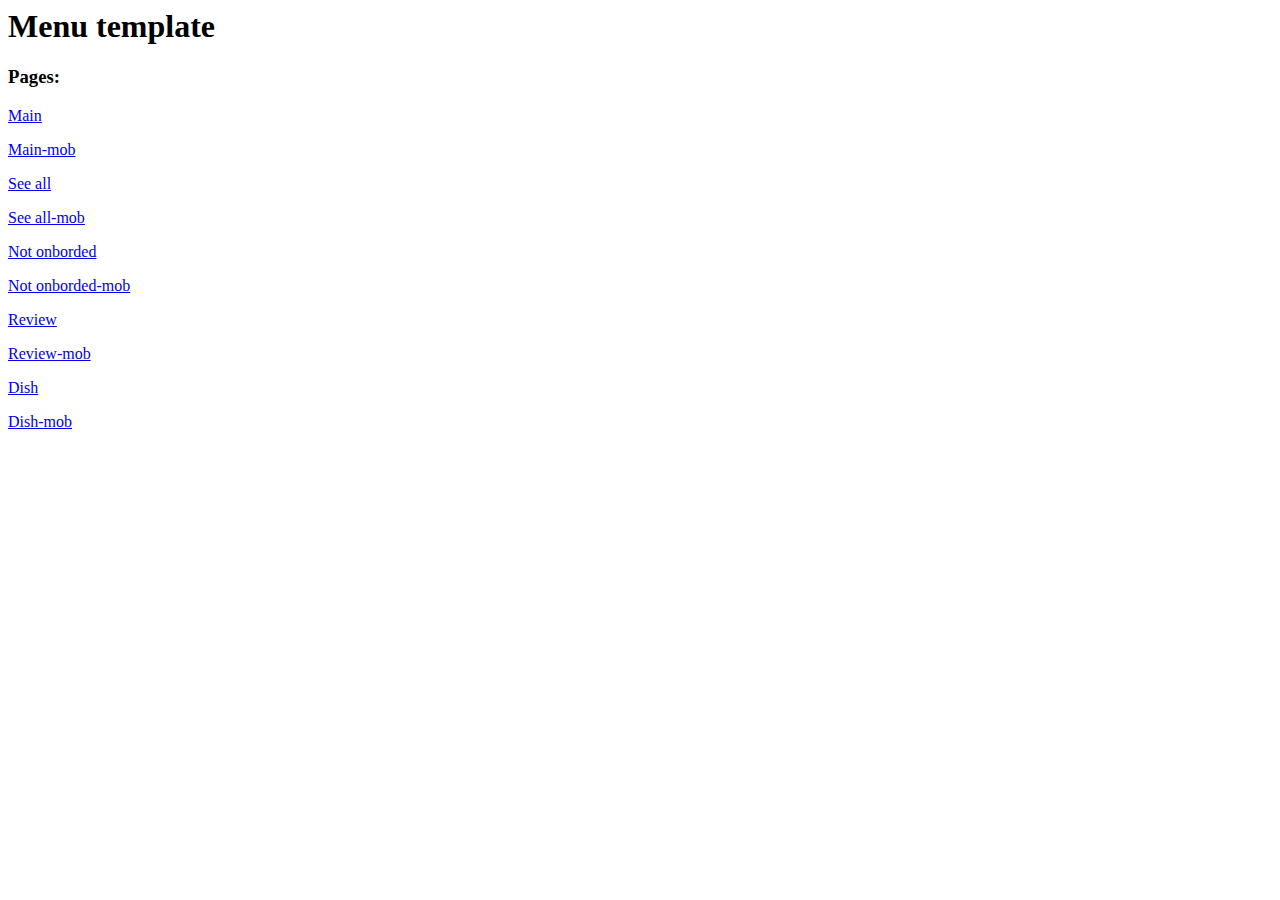
<file: README.html>
<html>
      <head>
        <meta charset="UTF-8">
        <title>README.md</title>
      </head>
      <body>
        <h1 id="menu-template">Menu template</h1>
<h3 id="pages-">Pages:</h3>
<p><a href="https://ivan-kitsa.github.io/menu-template/index.html">Main</a></p>
<p><a href="https://ivan-kitsa.github.io/menu-template/index-mob.html">Main-mob</a></p>
<p><a href="https://ivan-kitsa.github.io/menu-template/see-all.html">See all</a></p>
<p><a href="https://ivan-kitsa.github.io/menu-template/see-all-mob.html">See all-mob</a></p>
<p><a href="https://ivan-kitsa.github.io/menu-template/not-onborded.html">Not onborded</a></p>
<p><a href="https://ivan-kitsa.github.io/menu-template/not-onborded-mob.html">Not onborded-mob</a></p>
<p><a href="https://ivan-kitsa.github.io/menu-template/review.html">Review</a></p>
<p><a href="https://ivan-kitsa.github.io/menu-template/review-mob.html">Review-mob</a></p>
<p><a href="https://ivan-kitsa.github.io/menu-template/dish.html">Dish</a></p>
<p><a href="https://ivan-kitsa.github.io/menu-template/dish-mob.html">Dish-mob</a></p>

      </body>
    </html>
</file>
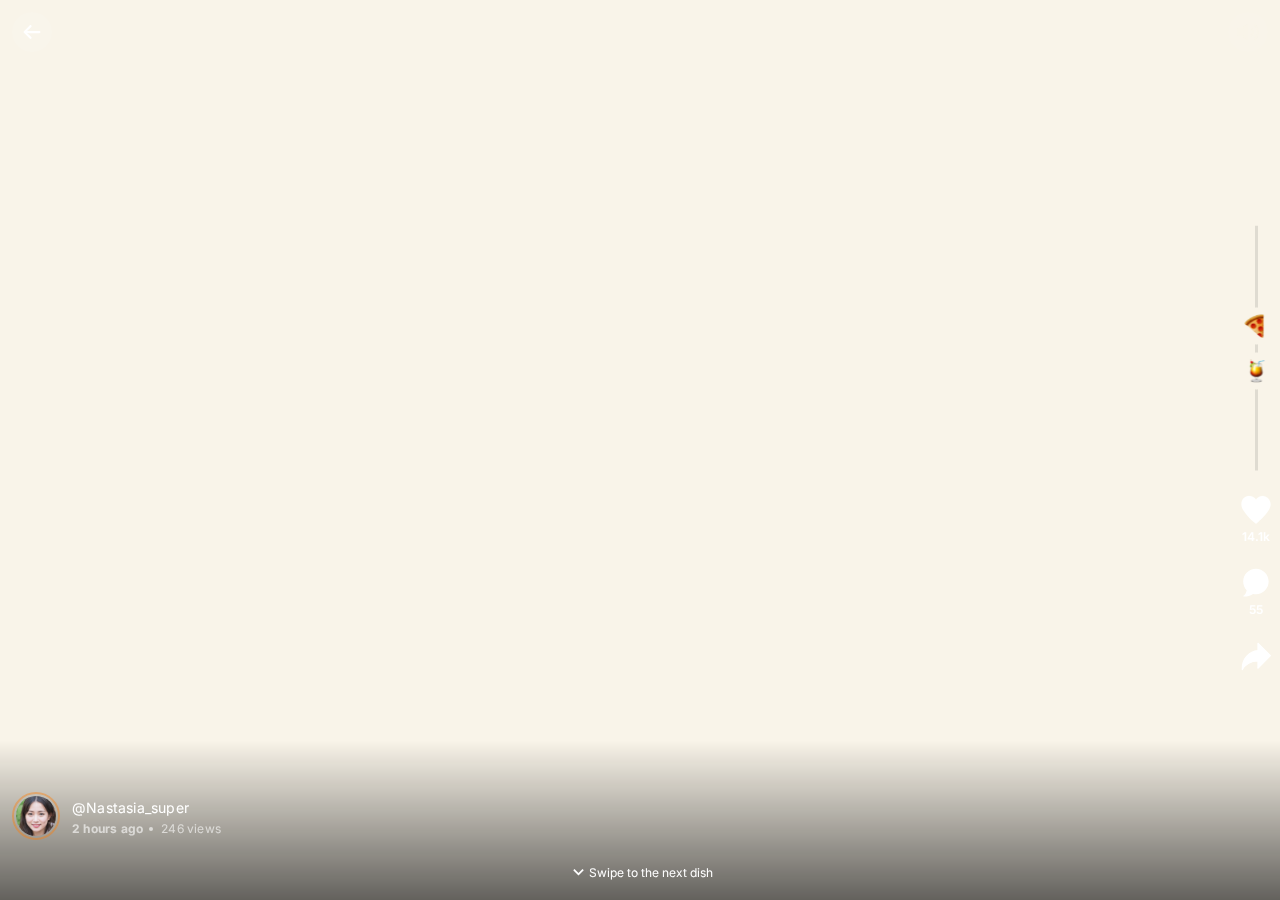
<file: review-mob.html>
<!doctype html>
<html lang='en'>
<head>
    <meta charset='UTF-8'>
    <meta name='viewport'
          content='width=device-width, user-scalable=no, initial-scale=1.0, maximum-scale=1.0, minimum-scale=1.0'>
    <meta http-equiv='X-UA-Compatible' content='ie=edge'>
    <link rel='preload' href='./styles/mob/styles-mob.css' as='style'>
    <link rel='preconnect' href='https://fonts.googleapis.com'>
    <link rel='preconnect' href='https://fonts.gstatic.com' crossorigin>
    <link rel='stylesheet' href='https://fonts.googleapis.com/css2?family=Inter:wght@400;700&family=Poppins:wght@400;600;700&display=swap'>
    <link rel='stylesheet' href='./styles/mob/styles-mob.css'>
    <link rel='icon' href='./shared/favicon.png' type='image/png'>
    <title>Video</title>
</head>
<body>
<main class='video-page-wrapper'>
    <a href='./index-mob.html' class='forward-link'>
        <img src='./shared/icons/arrow-left-white.svg' width='24' height='24' alt='<'>
    </a>
    <button class='mute-button muted' id='mute-button'>
        <img src='./shared/icons/volume-white.svg' width='24' height='24' alt='volume'>
    </button>
    <div class='video-slider' id='video-slider'>
        <div class='slides'>
            <div class='slide v-slide' data-id='1'>
                <div class='iframe-wrapper'>
                    <iframe src="https://iframe.cloudflarestream.com/18373a9ba1834afea0a9c85c7012bb7c"
                            allow="autoplay; fullscreen"
                            id="v1"
                    ></iframe>
                </div>
                <div class='right-bar'>
                    <div class='video-tags'>
                        <div class='progress' style='height: 0'></div>
                        <div class='tags'>
                            <div class='tag' data-timestamp='5'>
                                <img src='./shared/icons/categories/pizza.svg' width='24' height='24' alt='cocktails'>
                            </div>
                            <div class='tag' data-timestamp='25'>
                                <img src='./shared/icons/categories/cocktails.svg' width='24' height='24' alt='cocktails'>
                            </div>
                        </div>
	                    <div class='tags-popovers'>
		                    <div class='tag-popover hidden' data-timestamp='5'>
			                    <p class='name'><b>Pizza</b><b>$37</b></p>
			                    <p class='description'>Tomato, cheese</p>
			                    <button class='button x-small' data-popup-handler='order-popup'>Order</button>
		                    </div>
		                    <div class='tag-popover hidden' data-timestamp='25'>
			                    <p class='name'><b>Aperol Spritz</b><b>$17</b></p>
			                    <p class='description'>Espresso Bean infused Broken Shed Vodka, Oat Milk, Vanilla, Cold Brew Nitro, Cinnamon Dust</p>
			                    <button class='button x-small' data-popup-handler='order-popup'>Order</button>
		                    </div>
	                    </div>
                    </div>
                    <div class='bar-button' data-popup-handler='app-link-popup'>
                        <img src='./shared/icons/like-32.svg' width='32' height='32' alt='like' />
                        <p>14.1k</p>
                    </div>
                    <div class='bar-button' data-popup-handler='comments-popup'>
                        <img src='./shared/icons/comment-32.svg' width='32' height='32' alt='comments' />
                        <p>55</p>
                    </div>
                    <div class='bar-button' data-popup-handler='share-popup'>
                        <img src='./shared/icons/share-32.svg' width='32' height='32' alt='share' />
                    </div>
                </div>
                <div class='bottom-bar'>
                    <div class='profile'>
                        <div class='avatar'>
                            <img src='./shared/images/1.png' alt='photo'>
                        </div>
                        <div class='user-info'>
                            <p class='name'>@Nastasia_super</p>
                            <div class='views'>
                                <span class='uploaded'>2 hours ago</span>
                                <span class='amt'>246 views</span>
                            </div>
                        </div>
                    </div>
                    <div class='swipe-message'>
                        <img src='./shared/icons/keyboard-arrow-right.svg' width='32' height='32' alt='>' />
                        <span>Swipe to the next dish</span>
                    </div>
                </div>
            </div>
            <div class='slide v-slide' data-id='2'>
                <div class='iframe-wrapper'>
                    <iframe src="https://iframe.cloudflarestream.com/2827bf8f3cccf453ec7ebffaf6aea805"
                            allow="autoplay; fullscreen"
                            id="v2"
                    ></iframe>
                </div>
                <div class='right-bar'>
                    <div class='video-tags'>
                        <div class='progress' style='height: 0'></div>
                        <div class='tags'>
                            <div class='tag' data-timestamp='5'>
                                <img src='./shared/icons/categories/cocktails.svg' width='24' height='24' alt='cocktails'>
                            </div>
                            <div class='tag' data-timestamp='15'>
                                <img src='./shared/icons/categories/cocktails.svg' width='24' height='24' alt='cocktails'>
                            </div>
                            <div class='tag' data-timestamp='15'>
                                <img src='./shared/icons/categories/pizza.svg' width='24' height='24' alt='cocktails'>
                            </div>
                        </div>
	                    <div class='tags-popovers'>
		                    <div class='tag-popover hidden' data-timestamp='5'>
			                    <p class='name'><b>Pizza</b><b>$37</b></p>
			                    <p class='description'>Tomato, cheese</p>
			                    <button class='button x-small' data-popup-handler='order-popup'>Order</button>
		                    </div>
		                    <div class='tag-popover hidden' data-timestamp='15'>
			                    <p class='name'><b>Aperol Spritz</b><b>$17</b></p>
			                    <p class='description'>Espresso Bean infused Broken Shed Vodka, Oat Milk, Vanilla, Cold Brew Nitro, Cinnamon Dust</p>
			                    <button class='button x-small' data-popup-handler='order-popup'>Order</button>
		                    </div>
		                    <div class='tag-popover hidden' data-timestamp='15'>
			                    <p class='name'><b>Aperol Spritz</b><b>$17</b></p>
			                    <p class='description'>Espresso Bean infused Broken Shed Vodka, Oat Milk, Vanilla, Cold Brew Nitro, Cinnamon Dust</p>
			                    <button class='button x-small' data-popup-handler='order-popup'>Order</button>
		                    </div>
	                    </div>
                    </div>
                    <div class='bar-button' data-popup-handler='app-link-popup'>
                        <img src='./shared/icons/like-32.svg' width='32' height='32' alt='like' />
                        <p>5.3k</p>
                    </div>
                    <div class='bar-button' data-popup-handler='comments-popup'>
                        <img src='./shared/icons/comment-32.svg' width='32' height='32' alt='comments' />
                        <p>15</p>
                    </div>
                    <div class='bar-button' data-popup-handler='share-popup'>
                        <img src='./shared/icons/share-32.svg' width='32' height='32' alt='share' />
                    </div>
                </div>
                <div class='bottom-bar'>
                    <div class='profile'>
                        <div class='avatar'>
                            <img src='./shared/images/1.png' alt='photo'>
                        </div>
                        <div class='user-info'>
                            <p class='name'>@Nastasia_super</p>
                            <div class='views'>
                                <span class='uploaded'>2 hours ago</span>
                                <span class='amt'>246 views</span>
                            </div>
                        </div>
                    </div>
                    <div class='swipe-message'>
                        <img src='./shared/icons/keyboard-arrow-right.svg' width='32' height='32' alt='>' />
                        <span>Swipe to the next dish</span>
                    </div>
                </div>
            </div>
            <div class='slide v-slide' data-id='3'>
                <div class='iframe-wrapper'>
                    <iframe src="https://iframe.cloudflarestream.com/8659eaac974c44ff92949b837e915147"
                            allow="autoplay; fullscreen"
                            id="v3"
                    ></iframe>
                </div>
                <div class='right-bar'>
                    <div class='video-tags'>
                        <div class='progress' style='height: 0'></div>
                        <div class='tags'>
                            <div class='tag' data-timestamp='2'>
                                <img src='./shared/icons/categories/cocktails.svg' width='24' height='24' alt='cocktails'>
                            </div>
                            <div class='tag' data-timestamp='5'>
                                <img src='./shared/icons/categories/cocktails.svg' width='24' height='24' alt='cocktails'>
                            </div>
                            <div class='tag' data-timestamp='10'>
                                <img src='./shared/icons/categories/pizza.svg' width='24' height='24' alt='cocktails'>
                            </div>
                        </div>
                    </div>
                    <div class='bar-button' data-popup-handler='app-link-popup'>
                        <img src='./shared/icons/like-32.svg' width='32' height='32' alt='like' />
                        <p>1.1k</p>
                    </div>
                    <div class='bar-button' data-popup-handler='comments-popup'>
                        <img src='./shared/icons/comment-32.svg' width='32' height='32' alt='comments' />
                        <p>45</p>
                    </div>
                    <div class='bar-button' data-popup-handler='share-popup'>
                        <img src='./shared/icons/share-32.svg' width='32' height='32' alt='share' />
                    </div>
                </div>
                <div class='bottom-bar'>
                    <div class='profile'>
                        <div class='avatar'>
                            <img src='./shared/images/1.png' alt='photo'>
                        </div>
                        <div class='user-info'>
                            <p class='name'>@Nastasia_super</p>
                            <div class='views'>
                                <span class='uploaded'>2 hours ago</span>
                                <span class='amt'>246 views</span>
                            </div>
                        </div>
                    </div>
                    <div class='swipe-message'>
                        <img src='./shared/icons/keyboard-arrow-right.svg' width='32' height='32' alt='>' />
                        <span>Swipe to the next dish</span>
                    </div>
                </div>
            </div>
        </div>
    </div>
</main>
<footer class='footer-video'>
    <div class='footer-popup' id='share-popup'>
        <div class='background' data-popup-closer='share-popup'></div>
        <div class='popup'>
            <div class='popup-head'>
                <b>Share to</b>
                <div class='closer' data-popup-closer='share-popup'>
                    <img src='./shared/icons/cross-black.svg' width='16' height='16' alt='x' />
                </div>
            </div>
            <div class='popup-body'>
                <a data-link='#share-link' id='copy-share-link' class='share-link' >
                    <div class='img'>
                        <img src='./shared/icons/share-link-white.svg' width='24' height='24' alt='share'>
                    </div>
                    <b>Copy Link</b>
                </a>
                <a data-link='#message-link' id='message-share-link' class='share-link'>
                    <div class='img green'>
                        <img src='./shared/icons/message-white.svg' width='24' height='24' alt='share'>
                    </div>
                    <b>Message</b>
                </a>
                <a href='https://wa.me/11111111' target='_blank' id='whatsapp-share-link' class='share-link'>
                    <div class='img whatsapp'>
                        <img src='./shared/icons/whatsapp.svg' width='24' height='24' alt='share'>
                    </div>
                    <b>WhatsApp</b>
                </a>
            </div>
        </div>
    </div>
    <div class='footer-popup' id='comments-popup'>
        <div class='background' data-popup-closer='comments-popup'></div>
        <div class='popup'>
            <div class='popup-head'>
                <b>Comments</b>
                <div class='closer' data-popup-closer='comments-popup'>
                    <img src='./shared/icons/cross-black.svg' width='16' height='16' alt='x' />
                </div>
            </div>
            <div class='popup-body'>
                <div class='comments'>
                    <div class='comment'>
                        <img src='./shared/icons/user-orange.svg' width='40' height='40' alt='user'>
                        <p class='comment-body'>
                            <b class='user-name'>food_gazmz</b>
                            <span class='text'>Ok we’re so getting that next time we’re there!!!!</span>
                            <span class='date'>1w ago</span>
                        </p>
                    </div>
                    <div class='comment'>
                        <img src='./shared/images/2.png' width='40' height='40' alt='user'>
                        <p class='comment-body'>
                            <b class='user-name'>food_gazmz</b>
                            <span class='text'>You can tell when you eat at Le Crocodile that Mr. Leiber and Mr. O’Neal are
                        cooking things they’d eat if they ever sat down in their own restaurant.</span>
                            <span class='date'>1w ago</span>
                        </p>
                    </div>
                    <div class='comment'>
                        <img src='./shared/images/3.png' width='40' height='40' alt='user'>
                        <p class='comment-body'>
                            <b class='user-name'>food_gazmz</b>
                            <span class='text'>🔥🔥🔥🤤</span>
                            <span class='date'>1w ago</span>
                        </p>
                    </div>
                    <div class='comment'>
                        <img src='./shared/icons/user-orange.svg' width='40' height='40' alt='user'>
                        <p class='comment-body'>
                            <b class='user-name'>food_gazmz</b>
                            <span class='text'>Ok we’re so getting that next time we’re there!!!!</span>
                            <span class='date'>1w ago</span>
                        </p>
                    </div>
                    <div class='comment'>
                        <img src='./shared/images/2.png' width='40' height='40' alt='user'>
                        <p class='comment-body'>
                            <b class='user-name'>food_gazmz</b>
                            <span class='text'>You can tell when you eat at Le Crocodile that Mr. Leiber and Mr. O’Neal are
                        cooking things they’d eat if they ever sat down in their own restaurant.</span>
                            <span class='date'>1w ago</span>
                        </p>
                    </div>
                    <div class='comment'>
                        <img src='./shared/images/3.png' width='40' height='40' alt='user'>
                        <p class='comment-body'>
                            <b class='user-name'>food_gazmz</b>
                            <span class='text'>🔥🔥🔥🤤</span>
                            <span class='date'>1w ago</span>
                        </p>
                    </div>
                    <div class='comment'>
                        <img src='./shared/images/2.png' width='40' height='40' alt='user'>
                        <p class='comment-body'>
                            <b class='user-name'>food_gazmz</b>
                            <span class='text'>You can tell when you eat at Le Crocodile that Mr. Leiber and Mr. O’Neal are
                        cooking things they’d eat if they ever sat down in their own restaurant.</span>
                            <span class='date'>1w ago</span>
                        </p>
                    </div>
                    <div class='comment'>
                        <img src='./shared/images/3.png' width='40' height='40' alt='user'>
                        <p class='comment-body'>
                            <b class='user-name'>food_gazmz</b>
                            <span class='text'>🔥🔥🔥🤤</span>
                            <span class='date'>1w ago</span>
                        </p>
                    </div>
                    <div class='comment'>
                        <img src='./shared/icons/user-orange.svg' width='40' height='40' alt='user'>
                        <p class='comment-body'>
                            <b class='user-name'>food_gazmz</b>
                            <span class='text'>Ok we’re so getting that next time we’re there!!!!</span>
                            <span class='date'>1w ago</span>
                        </p>
                    </div>
                    <div class='comment'>
                        <img src='./shared/images/2.png' width='40' height='40' alt='user'>
                        <p class='comment-body'>
                            <b class='user-name'>food_gazmz</b>
                            <span class='text'>You can tell when you eat at Le Crocodile that Mr. Leiber and Mr. O’Neal are
                        cooking things they’d eat if they ever sat down in their own restaurant.</span>
                            <span class='date'>1w ago</span>
                        </p>
                    </div>
                    <div class='comment'>
                        <img src='./shared/images/3.png' width='40' height='40' alt='user'>
                        <p class='comment-body'>
                            <b class='user-name'>food_gazmz</b>
                            <span class='text'>🔥🔥🔥🤤</span>
                            <span class='date'>1w ago</span>
                        </p>
                    </div>
                    <div class='comment'>
                        <img src='./shared/images/2.png' width='40' height='40' alt='user'>
                        <p class='comment-body'>
                            <b class='user-name'>food_gazmz</b>
                            <span class='text'>You can tell when you eat at Le Crocodile that Mr. Leiber and Mr. O’Neal are
                        cooking things they’d eat if they ever sat down in their own restaurant.</span>
                            <span class='date'>1w ago</span>
                        </p>
                    </div>
                    <div class='comment'>
                        <img src='./shared/images/3.png' width='40' height='40' alt='user'>
                        <p class='comment-body'>
                            <b class='user-name'>food_gazmz</b>
                            <span class='text'>🔥🔥🔥🤤</span>
                            <span class='date'>1w ago</span>
                        </p>
                    </div>
                    <div class='comment'>
                        <img src='./shared/icons/user-orange.svg' width='40' height='40' alt='user'>
                        <p class='comment-body'>
                            <b class='user-name'>food_gazmz</b>
                            <span class='text'>Ok we’re so getting that next time we’re there!!!!</span>
                            <span class='date'>1w ago</span>
                        </p>
                    </div>
                    <div class='comment'>
                        <img src='./shared/images/2.png' width='40' height='40' alt='user'>
                        <p class='comment-body'>
                            <b class='user-name'>food_gazmz</b>
                            <span class='text'>You can tell when you eat at Le Crocodile that Mr. Leiber and Mr. O’Neal are
                        cooking things they’d eat if they ever sat down in their own restaurant.</span>
                            <span class='date'>1w ago</span>
                        </p>
                    </div>
                    <div class='comment'>
                        <img src='./shared/images/3.png' width='40' height='40' alt='user'>
                        <p class='comment-body'>
                            <b class='user-name'>food_gazmz</b>
                            <span class='text'>🔥🔥🔥🤤</span>
                            <span class='date'>1w ago</span>
                        </p>
                    </div>
                </div>
                <div class='add-comment' data-popup-handler='app-link-popup' data-popup-closer='comments-popup'>
                    <img src='./shared/icons/add-circle.svg' width='20' height='20' alt='+'>
                    <b>Add a comment</b>
                </div>
            </div>
        </div>
    </div>
    <div class='footer-popup' id='details-popup'>
        <div class='background' data-popup-closer='details-popup'></div>
        <div class='popup'>
            <div class='popup-head'>
                <b>Dish details</b>
                <div class='closer' data-popup-closer='details-popup'>
                    <img src='./shared/icons/cross-black.svg' width='16' height='16' alt='x' />
                </div>
            </div>
            <div class='popup-body'>
                <div class='details'>
                    <p class='name'>Bright-Eyed & Bushy-Tailed</p>
                    <p class='cost'>$15.0</p>
                    <p>Espresso Bean infused Broken Shed Vodka, Oat Milk, Vanilla, Cold Brew Nitro, Cinnamon Dust
                        Espresso Bean infused Broken Shed Vodka, Oat Milk, Vanilla, Cold Brew Nitro, Cinnamon Dust</p>
                </div>
                <button class='button'
                        data-popup-handler='order-popup'
                        data-popup-closer='details-popup'>Order</button>
            </div>
        </div>
    </div>
    <div class='footer-popup' id='order-popup'>
        <div class='background' data-popup-closer='order-popup'></div>
        <div class='popup'>
            <div class='popup-head'>
                <b>How you wanna get your food?</b>
                <div class='closer' data-popup-closer='order-popup' >
                    <img src='./shared/icons/cross-black.svg' width='16' height='16' alt='x' />
                </div>
            </div>
            <div class='popup-body'>
                <div class='order-select'>
                    <div class='select-head'>
                        <img class='select-ico' src='./shared/icons/order/online-order.svg' width='24' height='24' alt='ico' />
                        <b class='select-title' data-amt='4'>Online order</b>
                        <img src='./shared/icons/arrow-bottom.svg' width='28' height='28' alt='V'>
                    </div>
                    <div class='select-items'>
                        <label for='postmates'>
                            <input type="radio" name="order" id="postmates">
                            <img src='./shared/icons/order/postmates.svg' width='24' height='24' alt='ico' />
                            <b>Postmates</b>
                            <div class='custom-radio'></div>
                        </label>
                        <label for='doordash'>
                            <input type="radio" name="order" id="doordash">
                            <img src='./shared/icons/order/doordash.svg' width='24' height='24' alt='ico' />
                            <b>Doordash</b>
                            <div class='custom-radio'></div>
                        </label>
                        <label for='caviar'>
                            <input type="radio" name="order" id="caviar">
                            <img src='./shared/icons/order/caviar.svg' width='24' height='24' alt='ico' />
                            <b>Caviar</b>
                            <div class='custom-radio'></div>
                        </label>
                        <label for='grubhub'>
                            <input type="radio" name="order" id="grubhub">
                            <img src='./shared/icons/order/grub-hub.svg' width='24' height='24' alt='ico' />
                            <b>GrubHub</b>
                            <div class='custom-radio'></div>
                        </label>
                    </div>
                </div>
                <div class='order-select'>
                    <div class='select-head'>
                        <img class='select-ico' src='./shared/icons/order/book-a-table.svg' width='24' height='24' alt='ico' />
                        <b class='select-title' data-amt='2'>Book a table</b>
                        <img src='./shared/icons/arrow-bottom.svg' width='28' height='28' alt='V'>
                    </div>
                    <div class='select-items'>
                        <label for='opentable'>
                            <input type="radio" name="order" id="opentable">
                            <img src='./shared/icons/order/opentable.svg' width='24' height='24' alt='ico' />
                            <b>Opentable</b>
                            <div class='custom-radio'></div>
                        </label>
                        <label for='resy'>
                            <input type="radio" name="order" id="resy">
                            <img src='./shared/icons/order/resy.svg' width='24' height='24' alt='ico' />
                            <b>Resy</b>
                            <div class='custom-radio'></div>
                        </label>
                    </div>
                </div>
                <div class='order-mono-select'>
                    <input type="radio" name="order" id="cash">
                    <label for='cash'>
                        <img class='select-ico' src='./shared/icons/order/call-to-order.svg' width='24' height='24' alt='ico' />
                        <b class='select-title'>Call to order</b>
                        <div class='custom-radio'></div>
                    </label>
                    <div class='select-items'>
                        <div>
                            <img src='./shared/icons/cursor-light-gray.svg' width='24' height='24' alt='ico' />
                            <a target='_blank' href='https://www.google.com/maps/place/28+Anacapa+St+e,+Santa+Barbara,+CA+93101,+%D0%A1%D0%A8%D0%90/@34.4141361,-119.6908755,17z/data=!3m1!4b1!4m5!3m4!1s0x80e9138e990eea4b:0x9cc80d04746f31a9!8m2!3d34.4141317!4d-119.6886868'>
                                28 Anacapa ST Unit E Santa Barbara,CA 93109</a>
                        </div>
                        <div>
                            <img src='./shared/icons/phone-light-gray.svg' width='24' height='24' alt='ico' />
                            <a class='phone' href='tel:+1 909-371-5964'>+1 909-371-5964</a>
                        </div>
                    </div>
                </div>
                <button class='button disabled' id='order-continue'>Continue</button>
            </div>
        </div>
    </div>
    <div class='footer-popup' id='app-link-popup'>
        <div class='background' data-popup-closer='app-link-popup'></div>
        <div class='popup center'>
            <div class='popup-head'>
                <div class='closer' data-popup-closer='app-link-popup' >
                    <img src='./shared/icons/cross-black.svg' width='16' height='16' alt='x' />
                </div>
            </div>
            <div class='popup-body app-link-wrapper'>
                <img class='logo' src='./shared/logo-mustard.svg' width='142' height='24' alt='Mustard' />
                <p>Your next bite is few tap away with Mustard app.</p>
                <a href='https://apps.apple.com/us/app/mustard-experience-food/id1544140069' target='_blank' class='app-link'>
                    <img src='./shared/images/appstore.png' width='213' height='71' alt='appstore' />
                </a>
                <img src='./shared/images/app-popup.png' class='main-img' width='440' height='420' alt='img' />
            </div>
        </div>
    </div>
</footer>

<!--<script src='https://unpkg.com/hls.js/dist/hls.min.js'></script>-->
<script src='./scripts/embed-videodelivery-sdk.js'></script>
<script src='./scripts/mob/scripts-mob.js'></script>
<script src='./scripts/mob/video-mob.js'></script>
<script src='./scripts/mob/slider-video-mob.js'></script>
</body>
</html>
</file>
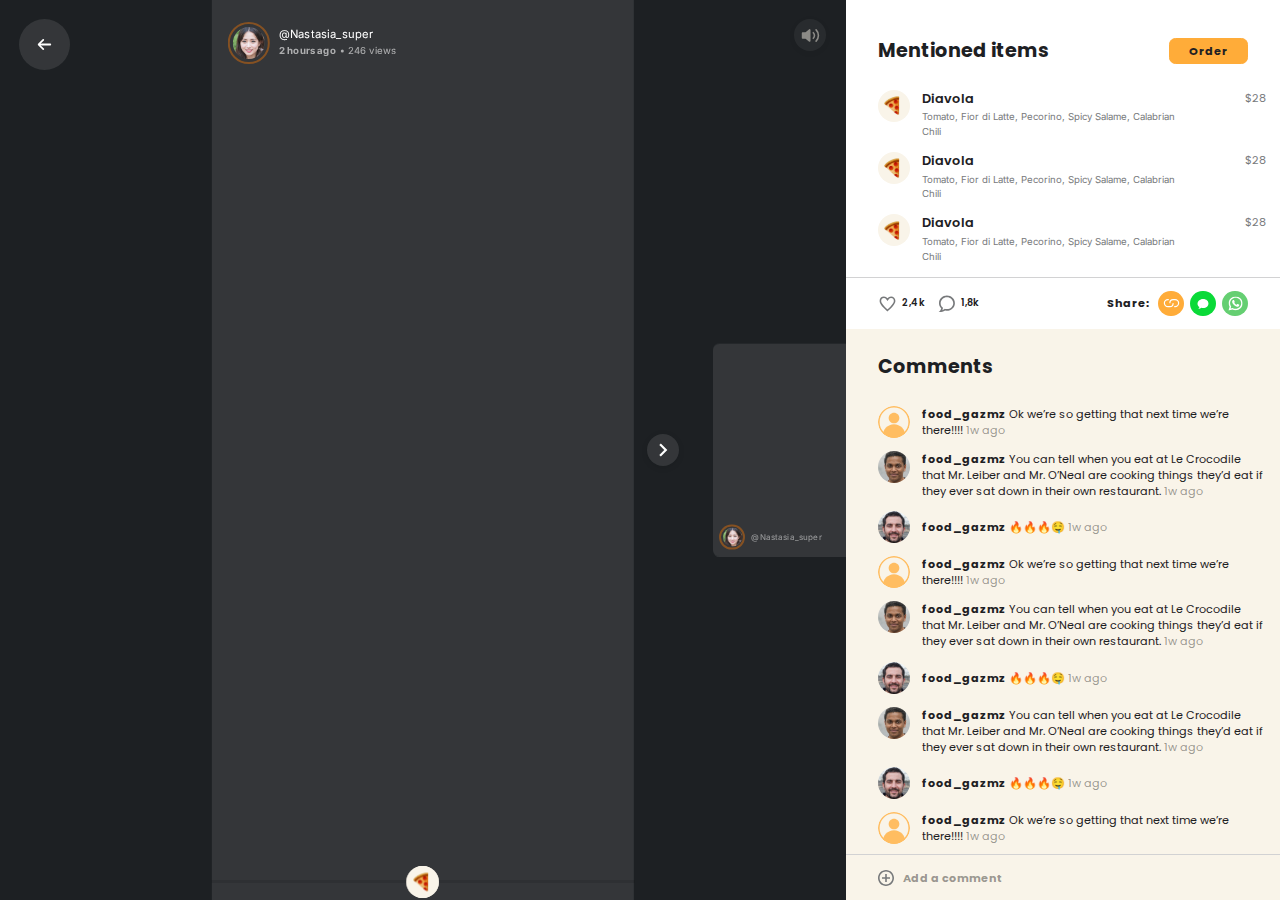
<file: review.html>
<!doctype html>
<html lang='en'>
<head>
    <meta charset='UTF-8'>
    <meta name='viewport'
          content='width=device-width, user-scalable=no, initial-scale=1.0, maximum-scale=1.0, minimum-scale=1.0'>
    <meta http-equiv='X-UA-Compatible' content='ie=edge'>
    <link rel='preload' href='./styles/desk/styles.css' as='style'>
    <link rel='preconnect' href='https://fonts.googleapis.com'>
    <link rel='preconnect' href='https://fonts.gstatic.com' crossorigin>
    <link rel='stylesheet' href='https://fonts.googleapis.com/css2?family=Inter:wght@400;700&family=Poppins:wght@400;600;700&display=swap'>
    <link rel='stylesheet' href='./styles/desk/styles.css'>
    <link rel='icon' href='./shared/favicon.png' type='image/png'>
    <title>Video</title>
</head>
<body>
<main class='video-page-wrapper'>
    <a href='./index.html' class='forward-link'>
        <img src='./shared/icons/arrow-left-white.svg' width='24' height='24' alt='<'>
    </a>
    <div class='video-slider' id='video-slider'>
        <button class='left-button hidden'>
            <img src='./shared/icons/keyboard-arrow-left.svg' width='32' height='32' alt='<' />
        </button>
        <button class='right-button'>
            <img src='./shared/icons/keyboard-arrow-right.svg' width='32' height='32' alt='>' />
        </button>
        <div class='slides'>
            <div class='slide v-slide' data-id='1'>
                <div class='v-slide-info' data-popup-handler='app-link-popup'>
                    <div class='avatar'>
                        <img src='./shared/images/1.png' alt='photo'>
                    </div>
                    <div class='user-info'>
                        <p class='name'>@Nastasia_super</p>
                        <div class='views'>
                            <span class='uploaded'>2 hours ago</span>
                            <span class='amt'>246 views</span>
                        </div>
                    </div>
                </div>
                <div class='iframe-wrapper'>
                    <iframe src="https://iframe.cloudflarestream.com/8659eaac974c44ff92949b837e915147"
                            allow="autoplay; fullscreen"
                            id="v1"
                    ></iframe>
                </div>
                <div class='video-tags'>
                    <div class='progress' style='width: 0%'></div>
                    <div class='tag' data-timestamp='2'>
                        <img src='./shared/icons/categories/cocktails.svg' width='24' height='24' alt='cocktails'>
                        <div class='tag-popover'>
                            <p class='name'><b>Bright-Eyed & Bushy-Tailed</b><b>$17</b></p>
                            <p class='description'>Espresso Bean infused Broken Shed Vodka, Oat Milk, Vanilla, Cold Brew Nitro, Cinnamon Dust</p>
                            <button class='button small' data-popup-handler='order-popup'>Order</button>
                        </div>
                    </div>
                    <div class='tag' data-timestamp='5'>
                        <img src='./shared/icons/categories/cocktails.svg' width='24' height='24' alt='cocktails'>
                        <div class='tag-popover'>
                            <p class='name'><b>Truffle</b><b>$60</b></p>
                            <p class='description'>Double Fior di Latte, Pecorino, Basil, Shaved Black Truffle, Truffle Oil</p>
                            <button class='button small' data-popup-handler='order-popup'>Order</button>
                        </div>
                    </div>
                    <div class='tag' data-timestamp='8'>
                        <img src='./shared/icons/categories/pizza.svg' width='24' height='24' alt='cocktails'>
                        <div class='tag-popover'>
                            <p class='name'><b>Diavola</b><b>$28</b></p>
                            <p class='description'>Tomato, Fior di Latte, Pecorino, Spicy Salame, Calabrian Chili</p>
                            <button class='button small' data-popup-handler='order-popup'>Order</button>
                        </div>
                    </div>
                </div>
            </div>
            <div class='slide v-slide' data-id='2'>
                <div class='v-slide-info' data-popup-handler='app-link-popup'>
                    <div class='avatar'>
                        <img src='./shared/images/1.png' alt='photo'>
                    </div>
                    <div class='user-info'>
                        <p class='name'>@Nastasia_super</p>
                        <div class='views'>
                            <span class='uploaded'>2 hours ago</span>
                            <span class='amt'>246 views</span>
                        </div>
                    </div>
                </div>
                <div class='iframe-wrapper'>
                    <iframe src="https://iframe.cloudflarestream.com/2827bf8f3cccf453ec7ebffaf6aea805"
                            allow="autoplay; fullscreen"
                            id="v2"
                    ></iframe>
                </div>
                <div class='video-tags'>
                    <div class='progress' style='width: 0%'></div>
                    <div class='tag' data-timestamp='10'>
                        <img src='./shared/icons/categories/cocktails.svg' width='24' height='24' alt='cocktails'>
                        <div class='tag-popover'>
                            <p class='name'><b>Bright-Eyed & Bushy-Tailed</b><b>$17</b></p>
                            <p class='description'>Espresso Bean infused Broken Shed Vodka, Oat Milk, Vanilla, Cold Brew Nitro, Cinnamon Dust</p>
                            <button class='button small' data-popup-handler='order-popup'>Order</button>
                        </div>
                    </div>
                    <div class='tag' data-timestamp='15'>
                        <img src='./shared/icons/categories/cocktails.svg' width='24' height='24' alt='cocktails'>
                        <div class='tag-popover'>
                            <p class='name'><b>Truffle</b><b>$60</b></p>
                            <p class='description'>Double Fior di Latte, Pecorino, Basil, Shaved Black Truffle, Truffle Oil</p>
                            <button class='button small' data-popup-handler='order-popup'>Order</button>
                        </div>
                    </div>
                    <div class='tag' data-timestamp='30'>
                        <img src='./shared/icons/categories/pizza.svg' width='24' height='24' alt='cocktails'>
                        <div class='tag-popover'>
                            <p class='name'><b>Diavola</b><b>$28</b></p>
                            <p class='description'>Tomato, Fior di Latte, Pecorino, Spicy Salame, Calabrian Chili</p>
                            <button class='button small' data-popup-handler='order-popup'>Order</button>
                        </div>
                    </div>
                </div>
            </div>
            <div class='slide v-slide' data-id='3'>
                <div class='v-slide-info' data-popup-handler='app-link-popup'>
                    <div class='avatar'>
                        <img src='./shared/images/1.png' alt='photo'>
                    </div>
                    <div class='user-info'>
                        <p class='name'>@Nastasia_super</p>
                        <div class='views'>
                            <span class='uploaded'>2 hours ago</span>
                            <span class='amt'>246 views</span>
                        </div>
                    </div>
                </div>
                <div class='iframe-wrapper'>
                    <iframe src="https://iframe.videodelivery.net/2827bf8f3cccf453ec7ebffaf6aea805"
                            allow="autoplay; fullscreen"
                            id="v3"
                    ></iframe>
                </div>
                <div class='video-tags'>
                    <div class='progress' style='width: 0%'></div>
                    <div class='tag'  data-timestamp='10'>
                        <img src='./shared/icons/categories/cocktails.svg' width='24' height='24' alt='cocktails'>
                        <div class='tag-popover'>
                            <p class='name'><b>Bright-Eyed & Bushy-Tailed</b><b>$17</b></p>
                            <p class='description'>Espresso Bean infused Broken Shed Vodka, Oat Milk, Vanilla, Cold Brew Nitro, Cinnamon Dust</p>
                            <button class='button small' data-popup-handler='order-popup'>Order</button>
                        </div>
                    </div>
                    <div class='tag'  data-timestamp='20'>
                        <img src='./shared/icons/categories/cocktails.svg' width='24' height='24' alt='cocktails'>
                        <div class='tag-popover'>
                            <p class='name'><b>Truffle</b><b>$60</b></p>
                            <p class='description'>Double Fior di Latte, Pecorino, Basil, Shaved Black Truffle, Truffle Oil</p>
                            <button class='button small' data-popup-handler='order-popup'>Order</button>
                        </div>
                    </div>
                    <div class='tag' data-timestamp='30'>
                        <img src='./shared/icons/categories/pizza.svg' width='24' height='24' alt='cocktails'>
                        <div class='tag-popover'>
                            <p class='name'><b>Diavola</b><b>$28</b></p>
                            <p class='description'>Tomato, Fior di Latte, Pecorino, Spicy Salame, Calabrian Chili</p>
                            <button class='button small' data-popup-handler='order-popup'>Order</button>
                        </div>
                    </div>
                </div>
            </div>
            <div class='slide v-slide' data-id='4'>
                <div class='v-slide-info' data-popup-handler='app-link-popup'>
                    <div class='avatar'>
                        <img src='./shared/images/1.png' alt='photo'>
                    </div>
                    <div class='user-info'>
                        <p class='name'>@Nastasia_super</p>
                        <div class='views'>
                            <span class='uploaded'>2 hours ago</span>
                            <span class='amt'>246 views</span>
                        </div>
                    </div>
                </div>
                <div class='iframe-wrapper'>
                    <iframe src="https://iframe.videodelivery.net/2827bf8f3cccf453ec7ebffaf6aea805"
                            allow="autoplay; fullscreen"
                            id="v4"
                    ></iframe>
                </div>
                <div class='video-tags'>
                    <div class='progress' style='width: 0%'></div>
                    <div class='tag'  data-timestamp='20'>
                        <img src='./shared/icons/categories/cocktails.svg' width='24' height='24' alt='cocktails'>
                        <div class='tag-popover'>
                            <p class='name'><b>Bright-Eyed & Bushy-Tailed</b><b>$17</b></p>
                            <p class='description'>Espresso Bean infused Broken Shed Vodka, Oat Milk, Vanilla, Cold Brew Nitro, Cinnamon Dust</p>
                            <button class='button small' data-popup-handler='order-popup'>Order</button>
                        </div>
                    </div>
                    <div class='tag'  data-timestamp='30'>
                        <img src='./shared/icons/categories/cocktails.svg' width='24' height='24' alt='cocktails'>
                        <div class='tag-popover'>
                            <p class='name'><b>Truffle</b><b>$60</b></p>
                            <p class='description'>Double Fior di Latte, Pecorino, Basil, Shaved Black Truffle, Truffle Oil</p>
                            <button class='button small' data-popup-handler='order-popup'>Order</button>
                        </div>
                    </div>
                    <div class='tag'  data-timestamp='40'>
                        <img src='./shared/icons/categories/pizza.svg' width='24' height='24' alt='cocktails'>
                        <div class='tag-popover'>
                            <p class='name'><b>Diavola</b><b>$28</b></p>
                            <p class='description'>Tomato, Fior di Latte, Pecorino, Spicy Salame, Calabrian Chili</p>
                            <button class='button small' data-popup-handler='order-popup'>Order</button>
                        </div>
                    </div>
                </div>
            </div>
            <div class='slide v-slide' data-id='5'>
                <div class='v-slide-info' data-popup-handler='app-link-popup'>
                    <div class='avatar'>
                        <img src='./shared/images/1.png' alt='photo'>
                    </div>
                    <div class='user-info'>
                        <p class='name'>@Nastasia_super</p>
                        <div class='views'>
                            <span class='uploaded'>2 hours ago</span>
                            <span class='amt'>246 views</span>
                        </div>
                    </div>
                </div>
                <div class='iframe-wrapper'>
                    <iframe src="https://iframe.videodelivery.net/2827bf8f3cccf453ec7ebffaf6aea805"
                            allow="autoplay; fullscreen"
                            id="v5"
                    ></iframe>
                </div>
                <div class='video-tags'>
                    <div class='progress' style='width: 0%'></div>
                    <div class='tag' data-timestamp='10'>
                        <img src='./shared/icons/categories/cocktails.svg' width='24' height='24' alt='cocktails'>
                        <div class='tag-popover'>
                            <p class='name'><b>Bright-Eyed & Bushy-Tailed</b><b>$17</b></p>
                            <p class='description'>Espresso Bean infused Broken Shed Vodka, Oat Milk, Vanilla, Cold Brew Nitro, Cinnamon Dust</p>
                            <button class='button small' data-popup-handler='order-popup'>Order</button>
                        </div>
                    </div>
                    <div class='tag' data-timestamp='30'>
                        <img src='./shared/icons/categories/cocktails.svg' width='24' height='24' alt='cocktails'>
                        <div class='tag-popover'>
                            <p class='name'><b>Truffle</b><b>$60</b></p>
                            <p class='description'>Double Fior di Latte, Pecorino, Basil, Shaved Black Truffle, Truffle Oil</p>
                            <button class='button small' data-popup-handler='order-popup'>Order</button>
                        </div>
                    </div>
                    <div class='tag' data-timestamp='35'>
                        <img src='./shared/icons/categories/pizza.svg' width='24' height='24' alt='cocktails'>
                        <div class='tag-popover'>
                            <p class='name'><b>Diavola</b><b>$28</b></p>
                            <p class='description'>Tomato, Fior di Latte, Pecorino, Spicy Salame, Calabrian Chili</p>
                            <button class='button small' data-popup-handler='order-popup'>Order</button>
                        </div>
                    </div>
                </div>
            </div>
        </div>
        <button class='mute-button muted' id='mute-button'>
            <img src='./shared/icons/volume-white.svg' width='24' height='24' alt='volume'>
        </button>
    </div>
    <div class='video-info-block'>
        <div class='food-info-block'>
            <div class='head-block'>
                <h6>Mentioned items</h6>
                <button class='button small' data-popup-handler='order-popup'>Order</button>
            </div>
            <div class='mentioned-items-block'>
                <div class='mentioned-item'>
                    <div class='icon'>
                        <img src='./shared/icons/categories/pizza.svg' width='24' height='24' alt='ico'>
                    </div>
                    <div class='info'>
                        <p class='name'>Diavola</p>
                        <p class='description'>Tomato, Fior di Latte, Pecorino, Spicy Salame, Calabrian Chili</p>
                    </div>
                    <div class='cost'>$28</div>
                </div>
                <div class='mentioned-item'>
                    <div class='icon'>
                        <img src='./shared/icons/categories/pizza.svg' width='24' height='24' alt='ico'>
                    </div>
                    <div class='info'>
                        <p class='name'>Diavola</p>
                        <p class='description'>Tomato, Fior di Latte, Pecorino, Spicy Salame, Calabrian Chili</p>
                    </div>
                    <div class='cost'>$28</div>
                </div>
                <div class='mentioned-item'>
                    <div class='icon'>
                        <img src='./shared/icons/categories/pizza.svg' width='24' height='24' alt='ico'>
                    </div>
                    <div class='info'>
                        <p class='name'>Diavola</p>
                        <p class='description'>Tomato, Fior di Latte, Pecorino, Spicy Salame, Calabrian Chili</p>
                    </div>
                    <div class='cost'>$28</div>
                </div>
                <div class='mentioned-item'>
                    <div class='icon'>
                        <img src='./shared/icons/categories/pizza.svg' width='24' height='24' alt='ico'>
                    </div>
                    <div class='info'>
                        <p class='name'>Diavola</p>
                        <p class='description'>Tomato, Fior di Latte, Pecorino, Spicy Salame, Calabrian Chili</p>
                    </div>
                    <div class='cost'>$28</div>
                </div>
                <div class='mentioned-item'>
                    <div class='icon'>
                        <img src='./shared/icons/categories/pizza.svg' width='24' height='24' alt='ico'>
                    </div>
                    <div class='info'>
                        <p class='name'>Diavola</p>
                        <p class='description'>Tomato, Fior di Latte, Pecorino, Spicy Salame, Calabrian Chili</p>
                    </div>
                    <div class='cost'>$28</div>
                </div>
                <div class='mentioned-item'>
                    <div class='icon'>
                        <img src='./shared/icons/categories/pizza.svg' width='24' height='24' alt='ico'>
                    </div>
                    <div class='info'>
                        <p class='name'>Diavola</p>
                        <p class='description'>Tomato, Fior di Latte, Pecorino, Spicy Salame, Calabrian Chili</p>
                    </div>
                    <div class='cost'>$28</div>
                </div>
            </div>
            <div class='activities-block'>
                <div class='feedbacks'>
                    <div class='feedback' data-popup-handler='app-link-popup'>
                        <img src='./shared/icons/like-gray.svg' width='24' height='24' alt='like'>
                        <span>2,4k</span>
                    </div>
                    <div class='feedback' data-popup-handler='app-link-popup'>
                        <img src='./shared/icons/message-gray.svg' width='24' height='24' alt='like'>
                        <span>1,8k</span>
                    </div>
                </div>
                <div class='share-links'>
                    <span class='share-title'>Share:</span>
                    <a data-link='#share-link' id='copy-share-link' class='share share-link'>
                        <img src='./shared/icons/share-link-white.svg' width='24' height='24' alt='share'>
                    </a>
                    <a data-link='#message-link' id='message-share-link' class='share share-message'>
                        <img src='./shared/icons/message-white.svg' width='24' height='24' alt='share'>
                    </a>
                    <a href='https://wa.me/11111111' target='_blank' id='whatsapp-share-link' class='share share-whatsapp'>
                        <img src='./shared/icons/whatsapp.svg' width='24' height='24' alt='share'>
                    </a>
                </div>
            </div>
        </div>
        <div class='comments-block'>
            <h6>Comments</h6>
            <div class='comments'>
                <div class='comment'>
                    <img src='./shared/icons/user-orange.svg' width='40' height='40' alt='user'>
                    <p class='comment-body'>
                        <b class='user-name'>food_gazmz</b>
                        <span class='text'>Ok we’re so getting that next time we’re there!!!!</span>
                        <span class='date'>1w ago</span>
                    </p>
                </div>
                <div class='comment'>
                    <img src='./shared/images/2.png' width='40' height='40' alt='user'>
                    <p class='comment-body'>
                        <b class='user-name'>food_gazmz</b>
                        <span class='text'>You can tell when you eat at Le Crocodile that Mr. Leiber and Mr. O’Neal are
                        cooking things they’d eat if they ever sat down in their own restaurant.</span>
                        <span class='date'>1w ago</span>
                    </p>
                </div>
                <div class='comment'>
                    <img src='./shared/images/3.png' width='40' height='40' alt='user'>
                    <p class='comment-body'>
                        <b class='user-name'>food_gazmz</b>
                        <span class='text'>🔥🔥🔥🤤</span>
                        <span class='date'>1w ago</span>
                    </p>
                </div>
                <div class='comment'>
                    <img src='./shared/icons/user-orange.svg' width='40' height='40' alt='user'>
                    <p class='comment-body'>
                        <b class='user-name'>food_gazmz</b>
                        <span class='text'>Ok we’re so getting that next time we’re there!!!!</span>
                        <span class='date'>1w ago</span>
                    </p>
                </div>
                <div class='comment'>
                    <img src='./shared/images/2.png' width='40' height='40' alt='user'>
                    <p class='comment-body'>
                        <b class='user-name'>food_gazmz</b>
                        <span class='text'>You can tell when you eat at Le Crocodile that Mr. Leiber and Mr. O’Neal are
                        cooking things they’d eat if they ever sat down in their own restaurant.</span>
                        <span class='date'>1w ago</span>
                    </p>
                </div>
                <div class='comment'>
                    <img src='./shared/images/3.png' width='40' height='40' alt='user'>
                    <p class='comment-body'>
                        <b class='user-name'>food_gazmz</b>
                        <span class='text'>🔥🔥🔥🤤</span>
                        <span class='date'>1w ago</span>
                    </p>
                </div>
                <div class='comment'>
                    <img src='./shared/images/2.png' width='40' height='40' alt='user'>
                    <p class='comment-body'>
                        <b class='user-name'>food_gazmz</b>
                        <span class='text'>You can tell when you eat at Le Crocodile that Mr. Leiber and Mr. O’Neal are
                        cooking things they’d eat if they ever sat down in their own restaurant.</span>
                        <span class='date'>1w ago</span>
                    </p>
                </div>
                <div class='comment'>
                    <img src='./shared/images/3.png' width='40' height='40' alt='user'>
                    <p class='comment-body'>
                        <b class='user-name'>food_gazmz</b>
                        <span class='text'>🔥🔥🔥🤤</span>
                        <span class='date'>1w ago</span>
                    </p>
                </div>
                <div class='comment'>
                    <img src='./shared/icons/user-orange.svg' width='40' height='40' alt='user'>
                    <p class='comment-body'>
                        <b class='user-name'>food_gazmz</b>
                        <span class='text'>Ok we’re so getting that next time we’re there!!!!</span>
                        <span class='date'>1w ago</span>
                    </p>
                </div>
                <div class='comment'>
                    <img src='./shared/images/2.png' width='40' height='40' alt='user'>
                    <p class='comment-body'>
                        <b class='user-name'>food_gazmz</b>
                        <span class='text'>You can tell when you eat at Le Crocodile that Mr. Leiber and Mr. O’Neal are
                        cooking things they’d eat if they ever sat down in their own restaurant.</span>
                        <span class='date'>1w ago</span>
                    </p>
                </div>
                <div class='comment'>
                    <img src='./shared/images/3.png' width='40' height='40' alt='user'>
                    <p class='comment-body'>
                        <b class='user-name'>food_gazmz</b>
                        <span class='text'>🔥🔥🔥🤤</span>
                        <span class='date'>1w ago</span>
                    </p>
                </div>
                <div class='comment'>
                    <img src='./shared/images/2.png' width='40' height='40' alt='user'>
                    <p class='comment-body'>
                        <b class='user-name'>food_gazmz</b>
                        <span class='text'>You can tell when you eat at Le Crocodile that Mr. Leiber and Mr. O’Neal are
                        cooking things they’d eat if they ever sat down in their own restaurant.</span>
                        <span class='date'>1w ago</span>
                    </p>
                </div>
                <div class='comment'>
                    <img src='./shared/images/3.png' width='40' height='40' alt='user'>
                    <p class='comment-body'>
                        <b class='user-name'>food_gazmz</b>
                        <span class='text'>🔥🔥🔥🤤</span>
                        <span class='date'>1w ago</span>
                    </p>
                </div>
                <div class='comment'>
                    <img src='./shared/icons/user-orange.svg' width='40' height='40' alt='user'>
                    <p class='comment-body'>
                        <b class='user-name'>food_gazmz</b>
                        <span class='text'>Ok we’re so getting that next time we’re there!!!!</span>
                        <span class='date'>1w ago</span>
                    </p>
                </div>
                <div class='comment'>
                    <img src='./shared/images/2.png' width='40' height='40' alt='user'>
                    <p class='comment-body'>
                        <b class='user-name'>food_gazmz</b>
                        <span class='text'>You can tell when you eat at Le Crocodile that Mr. Leiber and Mr. O’Neal are
                        cooking things they’d eat if they ever sat down in their own restaurant.</span>
                        <span class='date'>1w ago</span>
                    </p>
                </div>
                <div class='comment'>
                    <img src='./shared/images/3.png' width='40' height='40' alt='user'>
                    <p class='comment-body'>
                        <b class='user-name'>food_gazmz</b>
                        <span class='text'>🔥🔥🔥🤤</span>
                        <span class='date'>1w ago</span>
                    </p>
                </div>
            </div>
            <div class='add-comment' data-popup-handler='app-link-popup'>
                <img src='./shared/icons/add-circle.svg' width='20' height='20' alt='+'>
                <b>Add a comment</b>
            </div>
        </div>
    </div>
</main>
<div class='popup-wrapper' id='order-popup'>
    <div class='background' data-popup-closer='order-popup'></div>
    <div class='popup'>
        <div class='popup-head'>
            <b>How you wanna get your food?</b>
            <span>Choose the best service</span>
            <div class='closer' data-popup-closer='order-popup' >
                <img src='./shared/icons/cross-black.svg' width='16' height='16' alt='x' />
            </div>
        </div>
        <div class='popup-body'>
            <div class='order-select'>
                <div class='select-head'>
                    <img class='select-ico' src='./shared/icons/order/online-order.svg' width='24' height='24' alt='ico' />
                    <b class='select-title' data-amt='4'>Online order</b>
                    <img src='./shared/icons/arrow-bottom.svg' width='28' height='28' alt='V'>
                </div>
                <div class='select-items'>
                    <label for='postmates'>
                        <input type="radio" name="order" id="postmates">
                        <img src='./shared/icons/order/postmates.svg' width='24' height='24' alt='ico' />
                        <b>Postmates</b>
                        <div class='custom-radio'></div>
                    </label>
                    <label for='doordash'>
                        <input type="radio" name="order" id="doordash">
                        <img src='./shared/icons/order/doordash.svg' width='24' height='24' alt='ico' />
                        <b>Doordash</b>
                        <div class='custom-radio'></div>
                    </label>
                    <label for='caviar'>
                        <input type="radio" name="order" id="caviar">
                        <img src='./shared/icons/order/caviar.svg' width='24' height='24' alt='ico' />
                        <b>Caviar</b>
                        <div class='custom-radio'></div>
                    </label>
                    <label for='grubhub'>
                        <input type="radio" name="order" id="grubhub">
                        <img src='./shared/icons/order/grub-hub.svg' width='24' height='24' alt='ico' />
                        <b>GrubHub</b>
                        <div class='custom-radio'></div>
                    </label>
                </div>
            </div>
            <div class='order-select'>
                <div class='select-head'>
                    <img class='select-ico' src='./shared/icons/order/book-a-table.svg' width='24' height='24' alt='ico' />
                    <b class='select-title' data-amt='2'>Book a table</b>
                    <img src='./shared/icons/arrow-bottom.svg' width='28' height='28' alt='V'>
                </div>
                <div class='select-items'>
                    <label for='opentable'>
                        <input type="radio" name="order" id="opentable">
                        <img src='./shared/icons/order/opentable.svg' width='24' height='24' alt='ico' />
                        <b>Opentable</b>
                        <div class='custom-radio'></div>
                    </label>
                    <label for='resy'>
                        <input type="radio" name="order" id="resy">
                        <img src='./shared/icons/order/resy.svg' width='24' height='24' alt='ico' />
                        <b>Resy</b>
                        <div class='custom-radio'></div>
                    </label>
                </div>
            </div>
            <div class='order-mono-select'>
                <input type="radio" name="order" id="cash">
                <label for='cash'>
                    <img class='select-ico' src='./shared/icons/order/call-to-order.svg' width='24' height='24' alt='ico' />
                    <b class='select-title'>Call to order</b>
                    <div class='custom-radio'></div>
                </label>
                <div class='select-items'>
                    <div>
                        <img src='./shared/icons/cursor-light-gray.svg' width='24' height='24' alt='ico' />
                        <a target='_blank' href='https://www.google.com/maps/place/28+Anacapa+St+e,+Santa+Barbara,+CA+93101,+%D0%A1%D0%A8%D0%90/@34.4141361,-119.6908755,17z/data=!3m1!4b1!4m5!3m4!1s0x80e9138e990eea4b:0x9cc80d04746f31a9!8m2!3d34.4141317!4d-119.6886868'>
                            28 Anacapa ST Unit E Santa Barbara,CA 93109</a>
                    </div>
                    <div>
                        <img src='./shared/icons/phone-light-gray.svg' width='24' height='24' alt='ico' />
                        <a class='phone' href='tel:+1 909-371-5964'>+1 909-371-5964</a>
                    </div>
                </div>
            </div></div>
        <button class='button big disabled' id='order-continue'>Continue</button>
    </div>
</div>
<div class='popup-wrapper' id='app-link-popup'>
    <div class='background' data-popup-closer='app-link-popup'></div>
    <div class='popup'>
        <div class='popup-head'>
            <div class='closer' data-popup-closer='app-link-popup' >
                <img src='./shared/icons/cross-black.svg' width='16' height='16' alt='x' />
            </div>
        </div>
        <div class='popup-body app-link-wrapper'>
            <img class='logo' src='./shared/logo-mustard.svg' width='142' height='24' alt='Mustard' />
            <p>Your next bite is few tap away with Mustard app.</p>
            <a href='https://apps.apple.com/us/app/mustard-experience-food/id1544140069' target='_blank' class='app-link'>
                <img src='./shared/images/appstore.png' width='213' height='71' alt='appstore' />
            </a>
            <img src='./shared/images/app-popup.png' class='main-img' width='440' height='420' alt='img' />
        </div>
    </div>
</div>

<!--<script src='https://unpkg.com/hls.js/dist/hls.min.js'></script>-->
<script src='./scripts/embed-videodelivery-sdk.js'></script>
<script src='./scripts/desk/scripts.js'></script>
<script src='./scripts/desk/video.js'></script>
<script src='./scripts/desk/slider-video.js'></script>
</body>
</html>
</file>
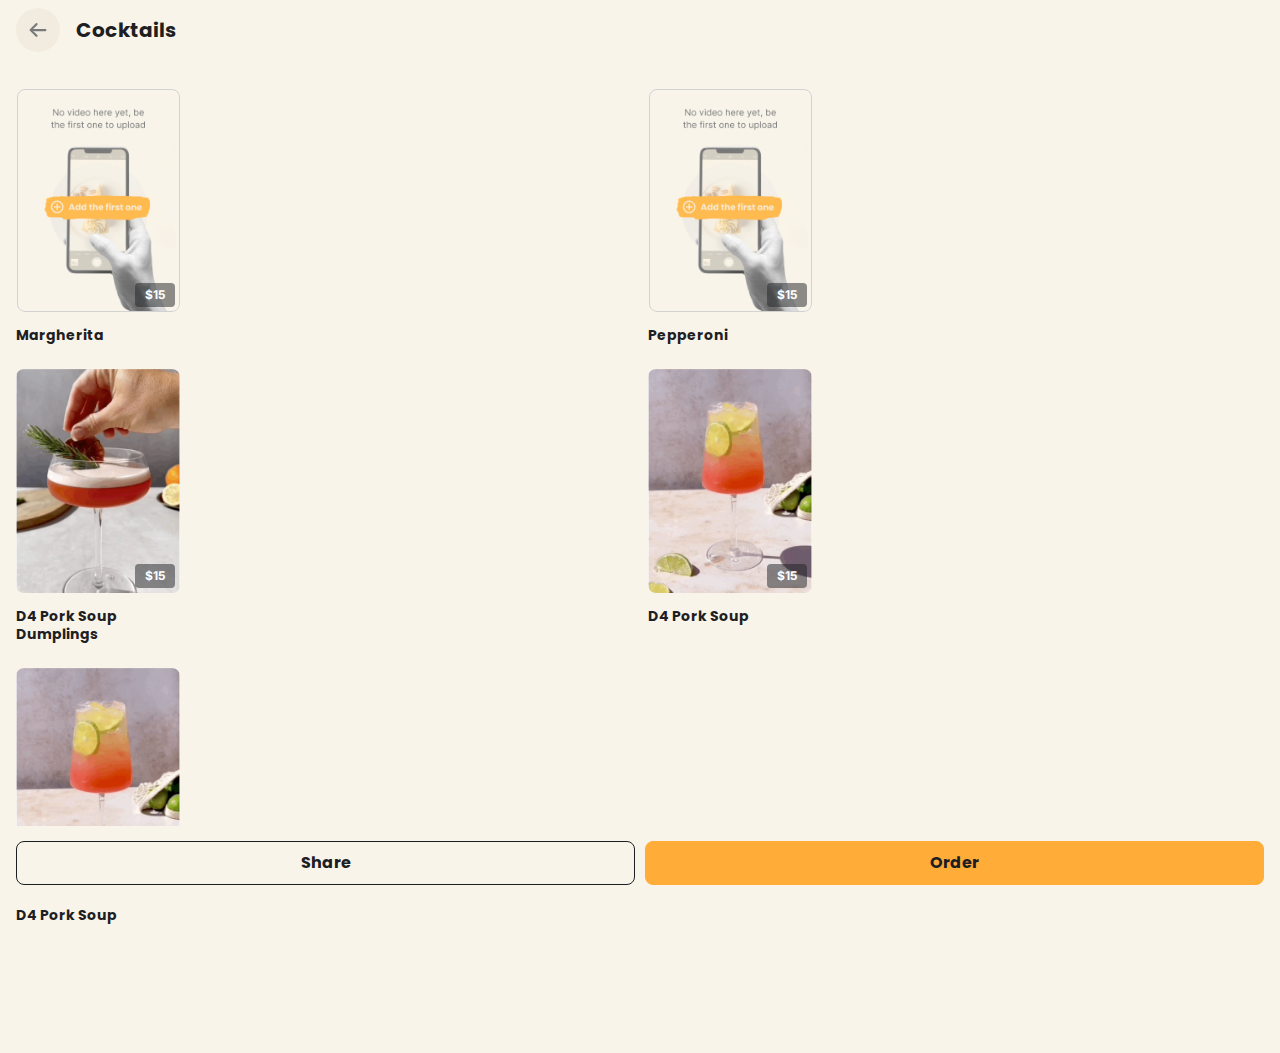
<file: see-all-mob.html>
<!doctype html>
<html lang='en'>
<head>
    <meta charset='UTF-8'>
    <meta name='viewport'
          content='width=device-width, user-scalable=no, initial-scale=1.0, maximum-scale=1.0, minimum-scale=1.0'>
    <meta http-equiv='X-UA-Compatible' content='ie=edge'>
    <link rel='preload' href='./styles/mob/styles-mob.css' as='style'>
    <link rel='preload' href='./scripts/mob/scripts-mob.js' as='script'>
    <link rel='preconnect' href='https://fonts.googleapis.com'>
    <link rel='preconnect' href='https://fonts.gstatic.com' crossorigin>
    <link rel='stylesheet' href='https://fonts.googleapis.com/css2?family=Inter:wght@400;700&family=Poppins:wght@400;600;700&display=swap'>
    <link rel='stylesheet' href='./styles/mob/styles-mob.css'>
    <link rel='icon' href='./shared/favicon.png' type='image/png'>
    <title>Menu</title>
</head>
<body>

<header class='header-wrapper header-category'>
    <a href='./index-mob.html' class='forward-link'>
        <img src='./shared/icons/arrow-left-gray.svg' width='24' height='24' alt='<'>
    </a>
    <h1>Cocktails</h1>
</header>
<main class='main-wrapper'>
    <section class='category-section' id='general-menu'>
        <div class='general-menu column-2'>
            <div class='food-card'>
                <div class='img-wrapper'>
                    <img src='./shared/mocks/placeholder.png' alt='img' />
                    <span class='cost'>$15</span>
                </div>
                <h4>Margherita</h4>
            </div>
            <div class='food-card'>
                <div class='img-wrapper'>
                    <img src='./shared/mocks/placeholder.png' alt='img' />
                    <span class='cost'>$15</span>
                </div>
                <h4>Pepperoni</h4>
            </div>
            <div class='food-card'>
                <div class='img-wrapper'>
                    <img src='./shared/mocks/coctail-1.png' alt='img' />
                    <span class='cost'>$15</span>
                </div>
                <h4>D4 Pork Soup Dumplings</h4>
            </div>
            <div class='food-card'>
                <div class='img-wrapper'>
                    <img src='./shared/mocks/coctail-2.png' alt='img' />
                    <span class='cost'>$15</span>
                </div>
                <h4>D4 Pork Soup</h4>
            </div>
            <div class='food-card'>
                <div class='img-wrapper'>
                    <img src='./shared/mocks/coctail-2.png' alt='img' />
                    <span class='cost'>$15</span>
                </div>
                <h4>D4 Pork Soup</h4>
            </div>
        </div>
    </section>
</main>
<footer>
    <button class='button small clear' data-popup-handler='share-popup'>Share</button>
    <button class='button small' data-popup-handler='order-popup'>Order</button>
    <div class='footer-popup' id='share-popup'>
        <div class='background' data-popup-closer='share-popup'></div>
        <div class='popup'>
            <div class='popup-head'>
                <b>Share to</b>
                <div class='closer' data-popup-closer='share-popup'>
                    <img src='./shared/icons/cross-black.svg' width='16' height='16' alt='x' />
                </div>
            </div>
            <div class='popup-body'>
                <a data-link='#share-link' class='share-link'>
                    <div class='img'>
                        <img src='./shared/icons/share-link-white.svg' width='24' height='24' alt='share'>
                    </div>
                    <b>Copy Link</b>
                </a>
                <a data-link='#message-link' class='share-link'>
                    <div class='img green'>
                        <img src='./shared/icons/message-white.svg' width='24' height='24' alt='share'>
                    </div>
                    <b>Message</b>
                </a>
                <a data-link='#share-link' class='share-link'>
                    <div class='img whatsapp'>
                        <img src='./shared/icons/whatsapp.svg' width='24' height='24' alt='share'>
                    </div>
                    <b>WhatsApp</b>
                </a>
            </div>
        </div>
    </div>
    <div class='footer-popup' id='order-popup'>
        <div class='background' data-popup-closer='order-popup'></div>
        <div class='popup'>
            <div class='popup-head'>
                <b>How you wanna get your food?</b>
                <div class='closer' data-popup-closer='order-popup' >
                    <img src='./shared/icons/cross-black.svg' width='16' height='16' alt='x' />
                </div>
            </div>
            <div class='popup-body'>
                <div class='order-select'>
                    <div class='select-head'>
                        <img class='select-ico' src='./shared/icons/order/online-order.svg' width='24' height='24' alt='ico' />
                        <b class='select-title' data-amt='4'>Online order</b>
                        <img src='./shared/icons/arrow-bottom.svg' width='28' height='28' alt='V'>
                    </div>
                    <div class='select-items'>
                        <label for='postmates'>
                            <input type="radio" name="order" id="postmates">
                            <img src='./shared/icons/order/postmates.svg' width='24' height='24' alt='ico' />
                            <b>Postmates</b>
                            <div class='custom-radio'></div>
                        </label>
                        <label for='doordash'>
                            <input type="radio" name="order" id="doordash">
                            <img src='./shared/icons/order/doordash.svg' width='24' height='24' alt='ico' />
                            <b>Doordash</b>
                            <div class='custom-radio'></div>
                        </label>
                        <label for='caviar'>
                            <input type="radio" name="order" id="caviar">
                            <img src='./shared/icons/order/caviar.svg' width='24' height='24' alt='ico' />
                            <b>Caviar</b>
                            <div class='custom-radio'></div>
                        </label>
                        <label for='grubhub'>
                            <input type="radio" name="order" id="grubhub">
                            <img src='./shared/icons/order/grub-hub.svg' width='24' height='24' alt='ico' />
                            <b>GrubHub</b>
                            <div class='custom-radio'></div>
                        </label>
                    </div>
                </div>
                <div class='order-select'>
                    <div class='select-head'>
                        <img class='select-ico' src='./shared/icons/order/book-a-table.svg' width='24' height='24' alt='ico' />
                        <b class='select-title' data-amt='2'>Book a table</b>
                        <img src='./shared/icons/arrow-bottom.svg' width='28' height='28' alt='V'>
                    </div>
                    <div class='select-items'>
                        <label for='opentable'>
                            <input type="radio" name="order" id="opentable">
                            <img src='./shared/icons/order/opentable.svg' width='24' height='24' alt='ico' />
                            <b>Opentable</b>
                            <div class='custom-radio'></div>
                        </label>
                        <label for='resy'>
                            <input type="radio" name="order" id="resy">
                            <img src='./shared/icons/order/resy.svg' width='24' height='24' alt='ico' />
                            <b>Resy</b>
                            <div class='custom-radio'></div>
                        </label>
                    </div>
                </div>
                <div class='order-mono-select'>
                    <input type="radio" name="order" id="cash">
                    <label for='cash'>
                        <img class='select-ico' src='./shared/icons/order/call-to-order.svg' width='24' height='24' alt='ico' />
                        <b class='select-title'>Call to order</b>
                        <div class='custom-radio'></div>
                    </label>
                    <div class='select-items'>
                        <div>
                            <img src='./shared/icons/cursor-light-gray.svg' width='24' height='24' alt='ico' />
                            <span>28 Anacapa ST Unit E Santa Barbara,CA 93109</span>
                        </div>
                        <div>
                            <img src='./shared/icons/phone-light-gray.svg' width='24' height='24' alt='ico' />
                            <a href='tel:+1 909-371-5964'>+1 909-371-5964</a>
                        </div>
                    </div>
                </div>
                <button class='button disabled' id='order-continue'>Continue</button>
            </div>
        </div>
    </div>
</footer>

<script src='./scripts/smoothscroll.min.js'></script>
<script src='./scripts/mob/scripts-mob.js'></script>
</body>
</html>
</file>
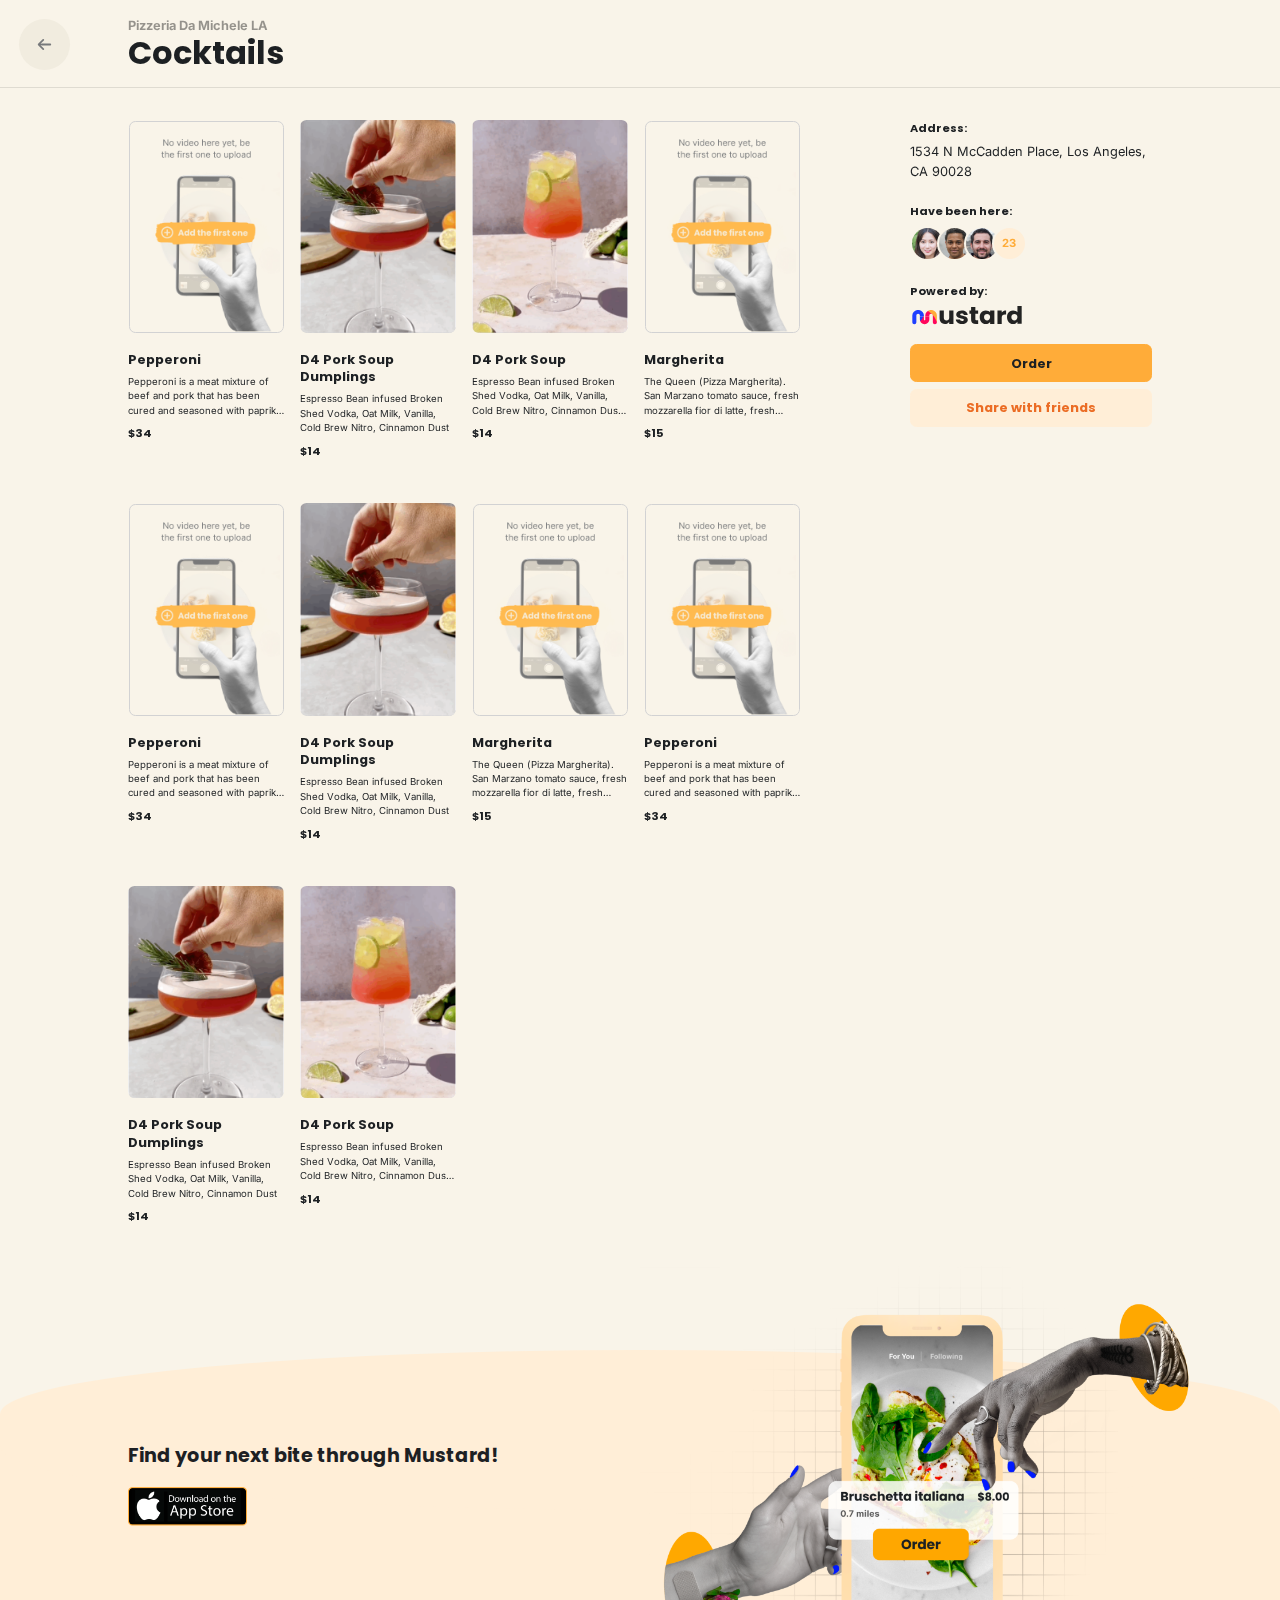
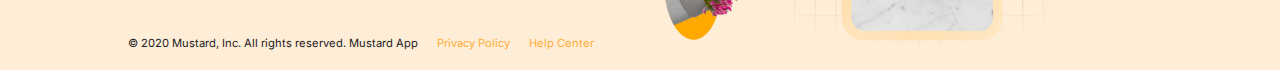
<file: see-all.html>
<!doctype html>
<html lang='en'>
<head>
    <meta charset='UTF-8'>
    <meta name='viewport'
          content='width=device-width, user-scalable=no, initial-scale=1.0, maximum-scale=1.0, minimum-scale=1.0'>
    <meta http-equiv='X-UA-Compatible' content='ie=edge'>
    <link rel='preload' href='styles/desk/styles.css' as='style'>
    <link rel='preconnect' href='https://fonts.googleapis.com'>
    <link rel='preconnect' href='https://fonts.gstatic.com' crossorigin>
    <link rel='stylesheet' href='https://fonts.googleapis.com/css2?family=Inter:wght@400;700&family=Poppins:wght@400;600;700&display=swap'>
    <link rel='stylesheet' href='styles/desk/styles.css'>
    <link rel='icon' href='./shared/favicon.png' type='image/png'>
    <title>Menu</title>
</head>
<body>
<header class='header-wrapper header-category'>
    <a href='./index.html' class='forward-link'>
        <img src='./shared/icons/arrow-left-gray.svg' width='24' height='24' alt='<'>
    </a>
    <div class='header'>
        <span>Pizzeria Da Michele LA</span>
        <h1>Cocktails</h1>
    </div>
</header>
<main class='main-wrapper'>
    <div class='center-column column'>
        <section class='category-section' id='cocktails-category'>
            <div class='general-menu'>
                <div class='food-card'>
                    <div class='img-wrapper'>
                        <img src='./shared/mocks/placeholder.png' alt='img' />
                    </div>
                    <h4>Pepperoni</h4>
                    <p class='description'>Pepperoni is a meat mixture of beef and pork that has been cured and seasoned with paprika and chili powder.</p>
                    <p class='cost'>$34</p>
                </div>
                <div class='food-card'>
                    <div class='img-wrapper'>
                        <img src='./shared/mocks/coctail-1.png' alt='img' />
                    </div>
                    <h4>D4 Pork Soup Dumplings</h4>
                    <p class='description'>Espresso Bean infused Broken Shed Vodka, Oat Milk, Vanilla, Cold Brew Nitro,
                        Cinnamon Dust</p>
                    <p class='cost'>$14</p>
                </div>
                <div class='food-card'>
                    <div class='img-wrapper'>
                        <img src='./shared/mocks/coctail-2.png' alt='img' />
                    </div>
                    <h4>D4 Pork Soup</h4>
                    <p class='description'>Espresso Bean infused Broken Shed Vodka, Oat Milk, Vanilla, Cold Brew Nitro,
                        Cinnamon Dust, and more and more</p>
                    <p class='cost'>$14</p>
                </div>
                <div class='food-card'>
                    <div class='img-wrapper'>
                        <img src='./shared/mocks/placeholder.png' alt='img' />
                    </div>
                    <h4>Margherita</h4>
                    <p class='description'>The Queen (Pizza Margherita). San Marzano tomato sauce, fresh mozzarella fior di latte, fresh organic basil.</p>
                    <p class='cost'>$15</p>
                </div>
                <div class='food-card'>
                    <div class='img-wrapper'>
                        <img src='./shared/mocks/placeholder.png' alt='img' />
                    </div>
                    <h4>Pepperoni</h4>
                    <p class='description'>Pepperoni is a meat mixture of beef and pork that has been cured and seasoned with paprika and chili powder.</p>
                    <p class='cost'>$34</p>
                </div>
                <div class='food-card'>
                    <div class='img-wrapper'>
                        <img src='./shared/mocks/coctail-1.png' alt='img' />
                    </div>
                    <h4>D4 Pork Soup Dumplings</h4>
                    <p class='description'>Espresso Bean infused Broken Shed Vodka, Oat Milk, Vanilla, Cold Brew Nitro,
                        Cinnamon Dust</p>
                    <p class='cost'>$14</p>
                </div>
                <div class='food-card'>
                    <div class='img-wrapper'>
                        <img src='./shared/mocks/placeholder.png' alt='img' />
                    </div>
                    <h4>Margherita</h4>
                    <p class='description'>The Queen (Pizza Margherita). San Marzano tomato sauce, fresh mozzarella fior di latte, fresh organic basil.</p>
                    <p class='cost'>$15</p>
                </div>
                <div class='food-card'>
                    <div class='img-wrapper'>
                        <img src='./shared/mocks/placeholder.png' alt='img' />
                    </div>
                    <h4>Pepperoni</h4>
                    <p class='description'>Pepperoni is a meat mixture of beef and pork that has been cured and seasoned with paprika and chili powder.</p>
                    <p class='cost'>$34</p>
                </div>
                <div class='food-card'>
                    <div class='img-wrapper'>
                        <img src='./shared/mocks/coctail-1.png' alt='img' />
                    </div>
                    <h4>D4 Pork Soup Dumplings</h4>
                    <p class='description'>Espresso Bean infused Broken Shed Vodka, Oat Milk, Vanilla, Cold Brew Nitro,
                        Cinnamon Dust</p>
                    <p class='cost'>$14</p>
                </div>
                <div class='food-card'>
                    <div class='img-wrapper'>
                        <img src='./shared/mocks/coctail-2.png' alt='img' />
                    </div>
                    <h4>D4 Pork Soup</h4>
                    <p class='description'>Espresso Bean infused Broken Shed Vodka, Oat Milk, Vanilla, Cold Brew Nitro,
                        Cinnamon Dust, and more and more</p>
                    <p class='cost'>$14</p>
                </div>
            </div>
        </section>
    </div>
    <div class='right-column column'>
        <div class='address-block'>
            <span class='title'>Address:</span>
            <p>1534 N McCadden Place, Los Angeles, CA 90028</p>
        </div>
        <div class='visited-block'>
            <span class='title'>Have been here:</span>
            <div class='visited-users'>
                <div class='user'>
                    <img src='shared/images/1.png' width='40' height='40' alt='user' />
                </div>
                <div class='user'>
                    <img src='shared/images/2.png' width='40' height='40' alt='user' />
                </div>
                <div class='user'>
                    <img src='shared/images/3.png' width='40' height='40' alt='user' />
                </div>
                <div class='user'>
                    <span>23</span>
                </div>
            </div>
        </div>
        <div class='powered-by-block'>
            <span class='title'>Powered by:</span>
            <img class='mustard-logo' src='./shared/logo-mustard.svg' width='142' height='24' alt='Mustard'>
            <button class='button'>Order</button>
            <button class='button light'>Share with friends</button>
        </div>
    </div>
</main>
<footer class='footer-wrapper'>
    <div class='footer-content'>
        <h5>Find your next bite through Mustard!</h5>
        <a class='app-store-link' href='#app'>
            <img src='./shared/images/appstore.png' alt='appstore' width='213' height='71' />
        </a>
        <div class='copyrights'>
            <span>© 2020 Mustard, Inc. All rights reserved. Mustard App</span>
            <a href='#Privacy'>Privacy Policy</a>
            <a href='#Help'>Help Center</a>
        </div>
        <img class='footer-img' src='./shared/images/footer-hands.png' width='933' height='657' alt='img' />
    </div>
</footer>
</body>
</html>
</file>
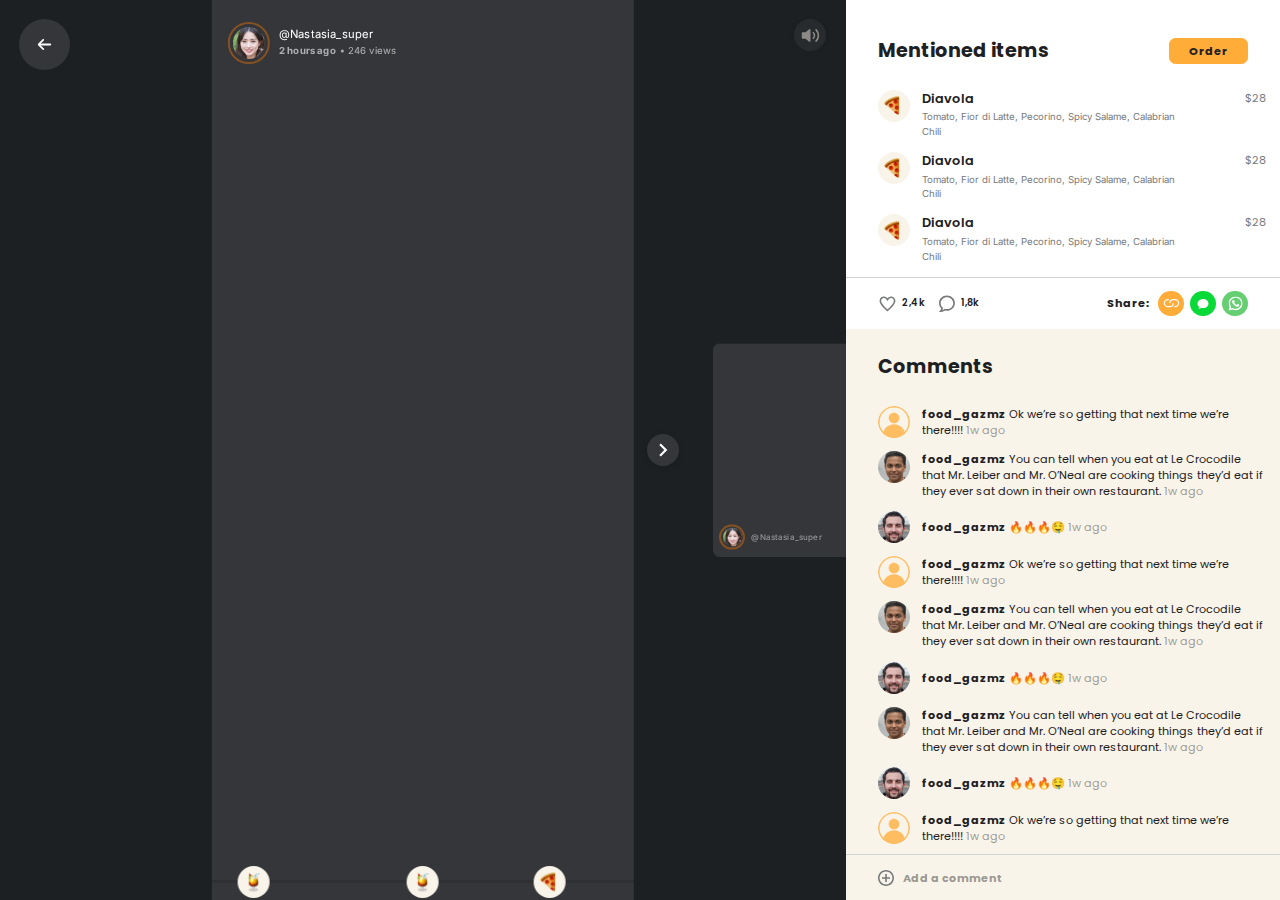
<file: video.html>
<!doctype html>
<html lang='en'>
<head>
    <meta charset='UTF-8'>
    <meta name='viewport'
          content='width=device-width, user-scalable=no, initial-scale=1.0, maximum-scale=1.0, minimum-scale=1.0'>
    <meta http-equiv='X-UA-Compatible' content='ie=edge'>
    <link rel='preload' href='./styles/desk/styles.css' as='style'>
    <link rel='preconnect' href='https://fonts.googleapis.com'>
    <link rel='preconnect' href='https://fonts.gstatic.com' crossorigin>
    <link rel='stylesheet' href='https://fonts.googleapis.com/css2?family=Inter:wght@400;700&family=Poppins:wght@400;600;700&display=swap'>
    <link rel='stylesheet' href='./styles/desk/styles.css'>
    <link rel='icon' href='./shared/favicon.png' type='image/png'>
    <title>Video</title>
</head>
<body>
<main class='video-page-wrapper'>
    <a href='./index.html' class='forward-link'>
        <img src='./shared/icons/arrow-left-white.svg' width='24' height='24' alt='<'>
    </a>
    <div class='video-slider' id='video-slider'>
        <button class='left-button hidden'>
            <img src='./shared/icons/keyboard-arrow-left.svg' width='32' height='32' alt='<' />
        </button>
        <button class='right-button'>
            <img src='./shared/icons/keyboard-arrow-right.svg' width='32' height='32' alt='>' />
        </button>
        <div class='slides'>
            <div class='slide v-slide' data-id='1'>
                <div class='v-slide-info'>
                    <div class='avatar'>
                        <img src='./shared/images/1.png' alt='photo'>
                    </div>
                    <div class='user-info'>
                        <p class='name'>@Nastasia_super</p>
                        <div class='views'>
                            <span class='uploaded'>2 hours ago</span>
                            <span class='amt'>246 views</span>
                        </div>
                    </div>
                </div>
                <div class='iframe-wrapper'>
                    <iframe src="https://iframe.cloudflarestream.com/8659eaac974c44ff92949b837e915147"
                            allow="autoplay; fullscreen"
                            id="v1"
                    ></iframe>
                </div>
                <div class='video-tags'>
                    <div class='progress' style='width: 0%'></div>
                    <div class='tag' style='left: 10%'>
                        <img src='./shared/icons/categories/cocktails.svg' width='24' height='24' alt='cocktails'>
                        <div class='tag-popover'>
                            <p class='name'><b>Bright-Eyed & Bushy-Tailed</b><b>$17</b></p>
                            <p class='description'>Espresso Bean infused Broken Shed Vodka, Oat Milk, Vanilla, Cold Brew Nitro, Cinnamon Dust</p>
                            <button class='button small' data-popup-handler='order-popup'>Order</button>
                        </div>
                    </div>
                    <div class='tag' style='left: 50%'>
                        <img src='./shared/icons/categories/cocktails.svg' width='24' height='24' alt='cocktails'>
                        <div class='tag-popover'>
                            <p class='name'><b>Truffle</b><b>$60</b></p>
                            <p class='description'>Double Fior di Latte, Pecorino, Basil, Shaved Black Truffle, Truffle Oil</p>
                            <button class='button small' data-popup-handler='order-popup'>Order</button>
                        </div>
                    </div>
                    <div class='tag' style='left: 80%'>
                        <img src='./shared/icons/categories/pizza.svg' width='24' height='24' alt='cocktails'>
                        <div class='tag-popover'>
                            <p class='name'><b>Diavola</b><b>$28</b></p>
                            <p class='description'>Tomato, Fior di Latte, Pecorino, Spicy Salame, Calabrian Chili</p>
                            <button class='button small' data-popup-handler='order-popup'>Order</button>
                        </div>
                    </div>
                </div>
            </div>
            <div class='slide v-slide' data-id='2'>
                <div class='v-slide-info'>
                    <div class='avatar'>
                        <img src='./shared/images/1.png' alt='photo'>
                    </div>
                    <div class='user-info'>
                        <p class='name'>@Nastasia_super</p>
                        <div class='views'>
                            <span class='uploaded'>2 hours ago</span>
                            <span class='amt'>246 views</span>
                        </div>
                    </div>
                </div>
                <div class='iframe-wrapper'>
                    <iframe src="https://iframe.cloudflarestream.com/2827bf8f3cccf453ec7ebffaf6aea805"
                            allow="autoplay; fullscreen"
                            id="v2"
                    ></iframe>
                </div>
                <div class='video-tags'>
                    <div class='progress' style='width: 0%'></div>
                    <div class='tag' style='left: 10%'>
                        <img src='./shared/icons/categories/cocktails.svg' width='24' height='24' alt='cocktails'>
                        <div class='tag-popover'>
                            <p class='name'><b>Bright-Eyed & Bushy-Tailed</b><b>$17</b></p>
                            <p class='description'>Espresso Bean infused Broken Shed Vodka, Oat Milk, Vanilla, Cold Brew Nitro, Cinnamon Dust</p>
                            <button class='button small' data-popup-handler='order-popup'>Order</button>
                        </div>
                    </div>
                    <div class='tag' style='left: 50%'>
                        <img src='./shared/icons/categories/cocktails.svg' width='24' height='24' alt='cocktails'>
                        <div class='tag-popover'>
                            <p class='name'><b>Truffle</b><b>$60</b></p>
                            <p class='description'>Double Fior di Latte, Pecorino, Basil, Shaved Black Truffle, Truffle Oil</p>
                            <button class='button small' data-popup-handler='order-popup'>Order</button>
                        </div>
                    </div>
                    <div class='tag' style='left: 80%'>
                        <img src='./shared/icons/categories/pizza.svg' width='24' height='24' alt='cocktails'>
                        <div class='tag-popover'>
                            <p class='name'><b>Diavola</b><b>$28</b></p>
                            <p class='description'>Tomato, Fior di Latte, Pecorino, Spicy Salame, Calabrian Chili</p>
                            <button class='button small' data-popup-handler='order-popup'>Order</button>
                        </div>
                    </div>
                </div>
            </div>
            <div class='slide v-slide' data-id='3'>
                <div class='v-slide-info'>
                    <div class='avatar'>
                        <img src='./shared/images/1.png' alt='photo'>
                    </div>
                    <div class='user-info'>
                        <p class='name'>@Nastasia_super</p>
                        <div class='views'>
                            <span class='uploaded'>2 hours ago</span>
                            <span class='amt'>246 views</span>
                        </div>
                    </div>
                </div>
                <div class='iframe-wrapper'>
                    <iframe src="https://iframe.videodelivery.net/2827bf8f3cccf453ec7ebffaf6aea805"
                            allow="autoplay; fullscreen"
                            id="v3"
                    ></iframe>
                </div>
                <div class='video-tags'>
                    <div class='progress' style='width: 0%'></div>
                    <div class='tag' style='left: 10%'>
                        <img src='./shared/icons/categories/cocktails.svg' width='24' height='24' alt='cocktails'>
                        <div class='tag-popover'>
                            <p class='name'><b>Bright-Eyed & Bushy-Tailed</b><b>$17</b></p>
                            <p class='description'>Espresso Bean infused Broken Shed Vodka, Oat Milk, Vanilla, Cold Brew Nitro, Cinnamon Dust</p>
                            <button class='button small' data-popup-handler='order-popup'>Order</button>
                        </div>
                    </div>
                    <div class='tag' style='left: 50%'>
                        <img src='./shared/icons/categories/cocktails.svg' width='24' height='24' alt='cocktails'>
                        <div class='tag-popover'>
                            <p class='name'><b>Truffle</b><b>$60</b></p>
                            <p class='description'>Double Fior di Latte, Pecorino, Basil, Shaved Black Truffle, Truffle Oil</p>
                            <button class='button small' data-popup-handler='order-popup'>Order</button>
                        </div>
                    </div>
                    <div class='tag' style='left: 80%'>
                        <img src='./shared/icons/categories/pizza.svg' width='24' height='24' alt='cocktails'>
                        <div class='tag-popover'>
                            <p class='name'><b>Diavola</b><b>$28</b></p>
                            <p class='description'>Tomato, Fior di Latte, Pecorino, Spicy Salame, Calabrian Chili</p>
                            <button class='button small' data-popup-handler='order-popup'>Order</button>
                        </div>
                    </div>
                </div>
            </div>
            <div class='slide v-slide' data-id='4'>
                <div class='v-slide-info'>
                    <div class='avatar'>
                        <img src='./shared/images/1.png' alt='photo'>
                    </div>
                    <div class='user-info'>
                        <p class='name'>@Nastasia_super</p>
                        <div class='views'>
                            <span class='uploaded'>2 hours ago</span>
                            <span class='amt'>246 views</span>
                        </div>
                    </div>
                </div>
                <div class='iframe-wrapper'>
                    <iframe src="https://iframe.videodelivery.net/2827bf8f3cccf453ec7ebffaf6aea805"
                            allow="autoplay; fullscreen"
                            id="v4"
                    ></iframe>
                </div>
                <div class='video-tags'>
                    <div class='progress' style='width: 0%'></div>
                    <div class='tag' style='left: 10%'>
                        <img src='./shared/icons/categories/cocktails.svg' width='24' height='24' alt='cocktails'>
                        <div class='tag-popover'>
                            <p class='name'><b>Bright-Eyed & Bushy-Tailed</b><b>$17</b></p>
                            <p class='description'>Espresso Bean infused Broken Shed Vodka, Oat Milk, Vanilla, Cold Brew Nitro, Cinnamon Dust</p>
                            <button class='button small' data-popup-handler='order-popup'>Order</button>
                        </div>
                    </div>
                    <div class='tag' style='left: 50%'>
                        <img src='./shared/icons/categories/cocktails.svg' width='24' height='24' alt='cocktails'>
                        <div class='tag-popover'>
                            <p class='name'><b>Truffle</b><b>$60</b></p>
                            <p class='description'>Double Fior di Latte, Pecorino, Basil, Shaved Black Truffle, Truffle Oil</p>
                            <button class='button small' data-popup-handler='order-popup'>Order</button>
                        </div>
                    </div>
                    <div class='tag' style='left: 80%'>
                        <img src='./shared/icons/categories/pizza.svg' width='24' height='24' alt='cocktails'>
                        <div class='tag-popover'>
                            <p class='name'><b>Diavola</b><b>$28</b></p>
                            <p class='description'>Tomato, Fior di Latte, Pecorino, Spicy Salame, Calabrian Chili</p>
                            <button class='button small' data-popup-handler='order-popup'>Order</button>
                        </div>
                    </div>
                </div>
            </div>
            <div class='slide v-slide' data-id='5'>
                <div class='v-slide-info'>
                    <div class='avatar'>
                        <img src='./shared/images/1.png' alt='photo'>
                    </div>
                    <div class='user-info'>
                        <p class='name'>@Nastasia_super</p>
                        <div class='views'>
                            <span class='uploaded'>2 hours ago</span>
                            <span class='amt'>246 views</span>
                        </div>
                    </div>
                </div>
                <div class='iframe-wrapper'>
                    <iframe src="https://iframe.videodelivery.net/2827bf8f3cccf453ec7ebffaf6aea805"
                            allow="autoplay; fullscreen"
                            id="v5"
                    ></iframe>
                </div>
                <div class='video-tags'>
                    <div class='progress' style='width: 0%'></div>
                    <div class='tag' style='left: 10%'>
                        <img src='./shared/icons/categories/cocktails.svg' width='24' height='24' alt='cocktails'>
                        <div class='tag-popover'>
                            <p class='name'><b>Bright-Eyed & Bushy-Tailed</b><b>$17</b></p>
                            <p class='description'>Espresso Bean infused Broken Shed Vodka, Oat Milk, Vanilla, Cold Brew Nitro, Cinnamon Dust</p>
                            <button class='button small' data-popup-handler='order-popup'>Order</button>
                        </div>
                    </div>
                    <div class='tag' style='left: 50%'>
                        <img src='./shared/icons/categories/cocktails.svg' width='24' height='24' alt='cocktails'>
                        <div class='tag-popover'>
                            <p class='name'><b>Truffle</b><b>$60</b></p>
                            <p class='description'>Double Fior di Latte, Pecorino, Basil, Shaved Black Truffle, Truffle Oil</p>
                            <button class='button small' data-popup-handler='order-popup'>Order</button>
                        </div>
                    </div>
                    <div class='tag' style='left: 80%'>
                        <img src='./shared/icons/categories/pizza.svg' width='24' height='24' alt='cocktails'>
                        <div class='tag-popover'>
                            <p class='name'><b>Diavola</b><b>$28</b></p>
                            <p class='description'>Tomato, Fior di Latte, Pecorino, Spicy Salame, Calabrian Chili</p>
                            <button class='button small' data-popup-handler='order-popup'>Order</button>
                        </div>
                    </div>
                </div>
            </div>
        </div>
        <button class='mute-button muted' id='mute-button'>
            <img src='./shared/icons/volume-white.svg' width='24' height='24' alt='volume'>
        </button>
    </div>
    <div class='video-info-block'>
        <div class='food-info-block'>
            <div class='head-block'>
                <h6>Mentioned items</h6>
                <button class='button small' data-popup-handler='order-popup'>Order</button>
            </div>
            <div class='mentioned-items-block'>
                <div class='mentioned-item'>
                    <div class='icon'>
                        <img src='./shared/icons/categories/pizza.svg' width='24' height='24' alt='ico'>
                    </div>
                    <div class='info'>
                        <p class='name'>Diavola</p>
                        <p class='description'>Tomato, Fior di Latte, Pecorino, Spicy Salame, Calabrian Chili</p>
                    </div>
                    <div class='cost'>$28</div>
                </div>
                <div class='mentioned-item'>
                    <div class='icon'>
                        <img src='./shared/icons/categories/pizza.svg' width='24' height='24' alt='ico'>
                    </div>
                    <div class='info'>
                        <p class='name'>Diavola</p>
                        <p class='description'>Tomato, Fior di Latte, Pecorino, Spicy Salame, Calabrian Chili</p>
                    </div>
                    <div class='cost'>$28</div>
                </div>
                <div class='mentioned-item'>
                    <div class='icon'>
                        <img src='./shared/icons/categories/pizza.svg' width='24' height='24' alt='ico'>
                    </div>
                    <div class='info'>
                        <p class='name'>Diavola</p>
                        <p class='description'>Tomato, Fior di Latte, Pecorino, Spicy Salame, Calabrian Chili</p>
                    </div>
                    <div class='cost'>$28</div>
                </div>
                <div class='mentioned-item'>
                    <div class='icon'>
                        <img src='./shared/icons/categories/pizza.svg' width='24' height='24' alt='ico'>
                    </div>
                    <div class='info'>
                        <p class='name'>Diavola</p>
                        <p class='description'>Tomato, Fior di Latte, Pecorino, Spicy Salame, Calabrian Chili</p>
                    </div>
                    <div class='cost'>$28</div>
                </div>
                <div class='mentioned-item'>
                    <div class='icon'>
                        <img src='./shared/icons/categories/pizza.svg' width='24' height='24' alt='ico'>
                    </div>
                    <div class='info'>
                        <p class='name'>Diavola</p>
                        <p class='description'>Tomato, Fior di Latte, Pecorino, Spicy Salame, Calabrian Chili</p>
                    </div>
                    <div class='cost'>$28</div>
                </div>
                <div class='mentioned-item'>
                    <div class='icon'>
                        <img src='./shared/icons/categories/pizza.svg' width='24' height='24' alt='ico'>
                    </div>
                    <div class='info'>
                        <p class='name'>Diavola</p>
                        <p class='description'>Tomato, Fior di Latte, Pecorino, Spicy Salame, Calabrian Chili</p>
                    </div>
                    <div class='cost'>$28</div>
                </div>
            </div>
            <div class='activities-block'>
                <div class='feedbacks'>
                    <div class='feedback' data-popup-handler='app-link-popup'>
                        <img src='./shared/icons/like-gray.svg' width='24' height='24' alt='like'>
                        <span>2,4k</span>
                    </div>
                    <div class='feedback' data-popup-handler='app-link-popup'>
                        <img src='./shared/icons/message-gray.svg' width='24' height='24' alt='like'>
                        <span>1,8k</span>
                    </div>
                </div>
                <div class='share-links'>
                    <span class='share-title'>Share:</span>
                    <a data-link='#share-link' id='copy-share-link' class='share share-link'>
                        <img src='./shared/icons/share-link-white.svg' width='24' height='24' alt='share'>
                    </a>
                    <a data-link='#message-link' id='message-share-link' class='share share-message'>
                        <img src='./shared/icons/message-white.svg' width='24' height='24' alt='share'>
                    </a>
                    <a href='https://wa.me/11111111' target='_blank' id='whatsapp-share-link' class='share share-whatsapp'>
                        <img src='./shared/icons/whatsapp.svg' width='24' height='24' alt='share'>
                    </a>
                </div>
            </div>
        </div>
        <div class='comments-block'>
            <h6>Comments</h6>
            <div class='comments'>
                <div class='comment'>
                    <img src='./shared/icons/user-orange.svg' width='40' height='40' alt='user'>
                    <p class='comment-body'>
                        <b class='user-name'>food_gazmz</b>
                        <span class='text'>Ok we’re so getting that next time we’re there!!!!</span>
                        <span class='date'>1w ago</span>
                    </p>
                </div>
                <div class='comment'>
                    <img src='./shared/images/2.png' width='40' height='40' alt='user'>
                    <p class='comment-body'>
                        <b class='user-name'>food_gazmz</b>
                        <span class='text'>You can tell when you eat at Le Crocodile that Mr. Leiber and Mr. O’Neal are
                        cooking things they’d eat if they ever sat down in their own restaurant.</span>
                        <span class='date'>1w ago</span>
                    </p>
                </div>
                <div class='comment'>
                    <img src='./shared/images/3.png' width='40' height='40' alt='user'>
                    <p class='comment-body'>
                        <b class='user-name'>food_gazmz</b>
                        <span class='text'>🔥🔥🔥🤤</span>
                        <span class='date'>1w ago</span>
                    </p>
                </div>
                <div class='comment'>
                    <img src='./shared/icons/user-orange.svg' width='40' height='40' alt='user'>
                    <p class='comment-body'>
                        <b class='user-name'>food_gazmz</b>
                        <span class='text'>Ok we’re so getting that next time we’re there!!!!</span>
                        <span class='date'>1w ago</span>
                    </p>
                </div>
                <div class='comment'>
                    <img src='./shared/images/2.png' width='40' height='40' alt='user'>
                    <p class='comment-body'>
                        <b class='user-name'>food_gazmz</b>
                        <span class='text'>You can tell when you eat at Le Crocodile that Mr. Leiber and Mr. O’Neal are
                        cooking things they’d eat if they ever sat down in their own restaurant.</span>
                        <span class='date'>1w ago</span>
                    </p>
                </div>
                <div class='comment'>
                    <img src='./shared/images/3.png' width='40' height='40' alt='user'>
                    <p class='comment-body'>
                        <b class='user-name'>food_gazmz</b>
                        <span class='text'>🔥🔥🔥🤤</span>
                        <span class='date'>1w ago</span>
                    </p>
                </div>
                <div class='comment'>
                    <img src='./shared/images/2.png' width='40' height='40' alt='user'>
                    <p class='comment-body'>
                        <b class='user-name'>food_gazmz</b>
                        <span class='text'>You can tell when you eat at Le Crocodile that Mr. Leiber and Mr. O’Neal are
                        cooking things they’d eat if they ever sat down in their own restaurant.</span>
                        <span class='date'>1w ago</span>
                    </p>
                </div>
                <div class='comment'>
                    <img src='./shared/images/3.png' width='40' height='40' alt='user'>
                    <p class='comment-body'>
                        <b class='user-name'>food_gazmz</b>
                        <span class='text'>🔥🔥🔥🤤</span>
                        <span class='date'>1w ago</span>
                    </p>
                </div>
                <div class='comment'>
                    <img src='./shared/icons/user-orange.svg' width='40' height='40' alt='user'>
                    <p class='comment-body'>
                        <b class='user-name'>food_gazmz</b>
                        <span class='text'>Ok we’re so getting that next time we’re there!!!!</span>
                        <span class='date'>1w ago</span>
                    </p>
                </div>
                <div class='comment'>
                    <img src='./shared/images/2.png' width='40' height='40' alt='user'>
                    <p class='comment-body'>
                        <b class='user-name'>food_gazmz</b>
                        <span class='text'>You can tell when you eat at Le Crocodile that Mr. Leiber and Mr. O’Neal are
                        cooking things they’d eat if they ever sat down in their own restaurant.</span>
                        <span class='date'>1w ago</span>
                    </p>
                </div>
                <div class='comment'>
                    <img src='./shared/images/3.png' width='40' height='40' alt='user'>
                    <p class='comment-body'>
                        <b class='user-name'>food_gazmz</b>
                        <span class='text'>🔥🔥🔥🤤</span>
                        <span class='date'>1w ago</span>
                    </p>
                </div>
                <div class='comment'>
                    <img src='./shared/images/2.png' width='40' height='40' alt='user'>
                    <p class='comment-body'>
                        <b class='user-name'>food_gazmz</b>
                        <span class='text'>You can tell when you eat at Le Crocodile that Mr. Leiber and Mr. O’Neal are
                        cooking things they’d eat if they ever sat down in their own restaurant.</span>
                        <span class='date'>1w ago</span>
                    </p>
                </div>
                <div class='comment'>
                    <img src='./shared/images/3.png' width='40' height='40' alt='user'>
                    <p class='comment-body'>
                        <b class='user-name'>food_gazmz</b>
                        <span class='text'>🔥🔥🔥🤤</span>
                        <span class='date'>1w ago</span>
                    </p>
                </div>
                <div class='comment'>
                    <img src='./shared/icons/user-orange.svg' width='40' height='40' alt='user'>
                    <p class='comment-body'>
                        <b class='user-name'>food_gazmz</b>
                        <span class='text'>Ok we’re so getting that next time we’re there!!!!</span>
                        <span class='date'>1w ago</span>
                    </p>
                </div>
                <div class='comment'>
                    <img src='./shared/images/2.png' width='40' height='40' alt='user'>
                    <p class='comment-body'>
                        <b class='user-name'>food_gazmz</b>
                        <span class='text'>You can tell when you eat at Le Crocodile that Mr. Leiber and Mr. O’Neal are
                        cooking things they’d eat if they ever sat down in their own restaurant.</span>
                        <span class='date'>1w ago</span>
                    </p>
                </div>
                <div class='comment'>
                    <img src='./shared/images/3.png' width='40' height='40' alt='user'>
                    <p class='comment-body'>
                        <b class='user-name'>food_gazmz</b>
                        <span class='text'>🔥🔥🔥🤤</span>
                        <span class='date'>1w ago</span>
                    </p>
                </div>
            </div>
            <div class='add-comment' data-popup-handler='app-link-popup'>
                <img src='./shared/icons/add-circle.svg' width='20' height='20' alt='+'>
                <b>Add a comment</b>
            </div>
        </div>
    </div>
</main>
<div class='popup-wrapper' id='order-popup'>
    <div class='background' data-popup-closer='order-popup'></div>
    <div class='popup'>
        <div class='popup-head'>
            <b>How you wanna get your food?</b>
            <span>Choose the best service</span>
            <div class='closer' data-popup-closer='order-popup' >
                <img src='./shared/icons/cross-black.svg' width='16' height='16' alt='x' />
            </div>
        </div>
        <div class='popup-body'>
            <div class='order-select'>
                <div class='select-head'>
                    <img class='select-ico' src='./shared/icons/order/online-order.svg' width='24' height='24' alt='ico' />
                    <b class='select-title' data-amt='4'>Online order</b>
                    <img src='./shared/icons/arrow-bottom.svg' width='28' height='28' alt='V'>
                </div>
                <div class='select-items'>
                    <label for='postmates'>
                        <input type="radio" name="order" id="postmates">
                        <img src='./shared/icons/order/postmates.svg' width='24' height='24' alt='ico' />
                        <b>Postmates</b>
                        <div class='custom-radio'></div>
                    </label>
                    <label for='doordash'>
                        <input type="radio" name="order" id="doordash">
                        <img src='./shared/icons/order/doordash.svg' width='24' height='24' alt='ico' />
                        <b>Doordash</b>
                        <div class='custom-radio'></div>
                    </label>
                    <label for='caviar'>
                        <input type="radio" name="order" id="caviar">
                        <img src='./shared/icons/order/caviar.svg' width='24' height='24' alt='ico' />
                        <b>Caviar</b>
                        <div class='custom-radio'></div>
                    </label>
                    <label for='grubhub'>
                        <input type="radio" name="order" id="grubhub">
                        <img src='./shared/icons/order/grub-hub.svg' width='24' height='24' alt='ico' />
                        <b>GrubHub</b>
                        <div class='custom-radio'></div>
                    </label>
                </div>
            </div>
            <div class='order-select'>
                <div class='select-head'>
                    <img class='select-ico' src='./shared/icons/order/book-a-table.svg' width='24' height='24' alt='ico' />
                    <b class='select-title' data-amt='2'>Book a table</b>
                    <img src='./shared/icons/arrow-bottom.svg' width='28' height='28' alt='V'>
                </div>
                <div class='select-items'>
                    <label for='opentable'>
                        <input type="radio" name="order" id="opentable">
                        <img src='./shared/icons/order/opentable.svg' width='24' height='24' alt='ico' />
                        <b>Opentable</b>
                        <div class='custom-radio'></div>
                    </label>
                    <label for='resy'>
                        <input type="radio" name="order" id="resy">
                        <img src='./shared/icons/order/resy.svg' width='24' height='24' alt='ico' />
                        <b>Resy</b>
                        <div class='custom-radio'></div>
                    </label>
                </div>
            </div>
            <div class='order-mono-select'>
                <input type="radio" name="order" id="cash">
                <label for='cash'>
                    <img class='select-ico' src='./shared/icons/order/call-to-order.svg' width='24' height='24' alt='ico' />
                    <b class='select-title'>Call to order</b>
                    <div class='custom-radio'></div>
                </label>
                <div class='select-items'>
                    <div>
                        <img src='./shared/icons/cursor-light-gray.svg' width='24' height='24' alt='ico' />
                        <a target='_blank' href='https://www.google.com/maps/place/28+Anacapa+St+e,+Santa+Barbara,+CA+93101,+%D0%A1%D0%A8%D0%90/@34.4141361,-119.6908755,17z/data=!3m1!4b1!4m5!3m4!1s0x80e9138e990eea4b:0x9cc80d04746f31a9!8m2!3d34.4141317!4d-119.6886868'>
                            28 Anacapa ST Unit E Santa Barbara,CA 93109</a>
                    </div>
                    <div>
                        <img src='./shared/icons/phone-light-gray.svg' width='24' height='24' alt='ico' />
                        <a class='phone' href='tel:+1 909-371-5964'>+1 909-371-5964</a>
                    </div>
                </div>
            </div></div>
        <button class='button big disabled' id='order-continue'>Continue</button>
    </div>
</div>
<div class='popup-wrapper' id='app-link-popup'>
    <div class='background' data-popup-closer='app-link-popup'></div>
    <div class='popup'>
        <div class='popup-head'>
            <div class='closer' data-popup-closer='app-link-popup' >
                <img src='./shared/icons/cross-black.svg' width='16' height='16' alt='x' />
            </div>
        </div>
        <div class='popup-body app-link-wrapper'>
            <img class='logo' src='./shared/logo-mustard.svg' width='142' height='24' alt='Mustard' />
            <p>Your next bite is few tap away with Mustard app.</p>
            <a href='https://apps.apple.com/us/app/mustard-experience-food/id1544140069' target='_blank' class='app-link'>
                <img src='./shared/images/appstore.png' width='213' height='71' alt='appstore' />
            </a>
            <img src='./shared/images/app-popup.png' class='main-img' width='440' height='420' alt='img' />
        </div>
    </div>
</div>

<!--<script src='https://unpkg.com/hls.js/dist/hls.min.js'></script>-->
<script src='https://embed.videodelivery.net/embed/sdk.latest.js'></script>
<script src='./scripts/desk/slider-video.js'></script>
<script src='./scripts/desk/scripts.js'></script>
</body>
</html>
</file>
<file: styles/desk/styles.css>
html{font-family:"Inter",sans-serif;font-size:10px}@media (max-width:1280px){html{font-size:8px}}@media (max-height:720px){html{font-size:8px}}h1,h2,h3,h4,h5,h6{font-family:"Poppins",sans-serif;font-weight:700;color:#1D2023}h1,h2{font-size:4rem;line-height:4.6rem}h2{color:#1F3FFF}h3{font-size:3.2rem;line-height:5.2rem}h4{font-size:1.6rem;line-height:2.2rem}h5{font-size:2.4rem;line-height:6.4rem}h6{font-size:2.4rem;line-height:4.8rem}a,button,i,li,p,span{font-weight:400;font-size:1.6rem;line-height:2.4rem;color:#1D2023}.title{font-family:"Poppins",sans-serif;font-weight:700;font-size:1.4rem;line-height:2rem}*{position:relative;-webkit-box-sizing:border-box;box-sizing:border-box;margin:0;padding:0;list-style-type:none;-webkit-appearance:none;-moz-appearance:none;appearance:none}* ::-moz-selection{background:#FFEED7;color:#EB6C24}* ::selection{background:#FFEED7;color:#EB6C24}img{-webkit-user-select:none;-moz-user-select:none;-ms-user-select:none;user-select:none}body{width:100vw;min-height:100vh;background:#F9F4E9;overflow-x:hidden;scrollbar-gutter:stable both-edges}input[type=radio]{display:none}.footer-wrapper,.header,.main-wrapper{width:100%;max-width:calc(128rem + 4.8rem);padding:0 2.4rem;margin:0 auto;-webkit-transition:0.15s ease-out;transition:0.15s ease-out}.header-wrapper{width:100vw;min-height:17.6rem;max-height:23.3rem;padding-top:3.2rem;padding-bottom:4rem;background:#F9F4E9;border-bottom:1px solid rgba(0,0,0,0.1);position:fixed;top:0;left:0;-webkit-transition:max-height 0.15s ease-out;transition:max-height 0.15s ease-out;z-index:5}.header-wrapper.init{-webkit-transition-delay:0.5s!important;transition-delay:0.5s!important}.header-wrapper.init *{-webkit-transition-delay:0.5s!important;transition-delay:0.5s!important}.header-wrapper.init+*{-webkit-transition-delay:0.5s!important;transition-delay:0.5s!important}.header-wrapper.init+* *{-webkit-transition-delay:0.5s!important;transition-delay:0.5s!important}.header-wrapper.header-category{min-height:11rem;max-height:11rem;padding:2rem 0}.header-wrapper.header-category .forward-link{background:#F1ECDF}.header-wrapper.header-category .header{display:-webkit-box;display:-ms-flexbox;display:flex;-webkit-box-orient:vertical;-webkit-box-direction:normal;-ms-flex-direction:column;flex-direction:column;-webkit-box-align:start;-ms-flex-align:start;align-items:flex-start;-webkit-box-pack:start;-ms-flex-pack:start;justify-content:flex-start}.header-wrapper.header-category .header span{font-weight:bold;color:rgba(0,0,0,0.4)}.header-wrapper.header-category~.main-wrapper{padding-top:0}.header-wrapper.header-category~.main-wrapper .center-column,.header-wrapper.header-category~.main-wrapper .left-column,.header-wrapper.header-category~.main-wrapper .right-column{top:0;padding-top:15rem;-webkit-transform:none;transform:none}.header-wrapper.header-category~.main-wrapper .right-column{margin-bottom:14.7rem}.header-wrapper.header-category~.footer-wrapper{-webkit-transform:none;transform:none;margin-top:20rem}.header-wrapper .header{display:-webkit-box;display:-ms-flexbox;display:flex;-webkit-box-orient:horizontal;-webkit-box-direction:normal;-ms-flex-direction:row;flex-direction:row;-webkit-box-align:start;-ms-flex-align:start;align-items:flex-start;-webkit-box-pack:start;-ms-flex-pack:start;justify-content:flex-start}.header-wrapper .header *{-webkit-transition:0.15s ease-out;transition:0.15s ease-out;will-change:transform,opacity}.header-wrapper .header .logo{width:8.8rem;height:8.8rem;border-radius:2.8rem;-webkit-box-shadow:0 0.4rem 2.7rem 0 rgba(0,0,0,0.05);box-shadow:0 0.4rem 2.7rem 0 rgba(0,0,0,0.05);background:white}.header-wrapper .header .logo img{width:6.8rem;height:6.8rem;position:absolute;left:50%;top:50%;-webkit-transform:translate(-50%,-50%);transform:translate(-50%,-50%)}.header-wrapper .header .info{display:-webkit-box;display:-ms-flexbox;display:flex;-webkit-box-orient:vertical;-webkit-box-direction:normal;-ms-flex-direction:column;flex-direction:column;-webkit-box-align:start;-ms-flex-align:start;align-items:flex-start;-webkit-box-pack:start;-ms-flex-pack:start;justify-content:flex-start;margin-left:3rem}.header-wrapper .header .info .name{display:-webkit-box;display:-ms-flexbox;display:flex;z-index:2}.header-wrapper .header .info .name h1{margin-right:0.8rem}.header-wrapper .header .info .meta{display:-webkit-box;display:-ms-flexbox;display:flex;-webkit-box-align:center;-ms-flex-align:center;align-items:center;-webkit-box-pack:center;-ms-flex-pack:center;justify-content:center;margin-top:0.8rem;margin-bottom:0.8rem}.header-wrapper .header .info .meta .cost-check{margin-right:0.4rem}.header-wrapper .header .info .meta .cost-check[data-cost="1"] .c1{font-weight:700}.header-wrapper .header .info .meta .cost-check[data-cost="2"] .c1,.header-wrapper .header .info .meta .cost-check[data-cost="2"] .c2{font-weight:700}.header-wrapper .header .info .meta .cost-check[data-cost="3"] .c1,.header-wrapper .header .info .meta .cost-check[data-cost="3"] .c2,.header-wrapper .header .info .meta .cost-check[data-cost="3"] .c3{font-weight:700}.header-wrapper .header .info .meta .cost-check span{color:rgba(0,0,0,0.4)}.header-wrapper .header .info .meta .option{line-height:1.6rem;font-weight:700;letter-spacing:0.02rem;color:rgba(0,0,0,0.4)}.header-wrapper .header .info .tags-list{display:-webkit-box;display:-ms-flexbox;display:flex;margin-top:2.4rem}.header-wrapper .header .info .tags-list .tag{display:-webkit-box;display:-ms-flexbox;display:flex;-webkit-box-align:center;-ms-flex-align:center;align-items:center;-webkit-box-pack:start;-ms-flex-pack:start;justify-content:flex-start;padding:0.8rem;border-radius:0.8rem;background:white}.header-wrapper .header .info .tags-list .tag:not(:last-child){margin-right:0.8rem}.header-wrapper .header .info .tags-list .tag.closed{background:#FF354A}.header-wrapper .header .info .tags-list .tag.closed span{color:white}.header-wrapper .header .info .tags-list .tag img{width:2rem;height:2rem;margin-right:0.8rem}.header-wrapper .header .info .tags-list .tag span{font-size:1.4rem;line-height:1.4rem;white-space:nowrap}.header-wrapper.header-min{min-height:8.2rem;max-height:8.2rem;padding-top:1.6rem;padding-bottom:2rem}.header-wrapper.header-min~.main-wrapper .left-column,.header-wrapper.header-min~.main-wrapper .right-column{-webkit-transform:translateY(calc(8.2rem + .4rem));transform:translateY(calc(8.2rem + .4rem));-webkit-transition:0.15s ease-in;transition:0.15s ease-in}.header-wrapper.header-min .header *{-webkit-transition:0.15s ease-in;transition:0.15s ease-in}.header-wrapper.header-min .header .logo{width:4.8rem;height:4.8rem;border-radius:1.6rem}.header-wrapper.header-min .header .logo img{width:3.4rem;height:3.4rem}.header-wrapper.header-min .header .info{-webkit-transform:translateX(-0.6rem);transform:translateX(-0.6rem);height:4.8rem}.header-wrapper.header-min .header .info .name{-webkit-transform:translateY(3%);transform:translateY(3%);-webkit-transition-duration:0.1s;transition-duration:0.1s}.header-wrapper.header-min .header .info .name h1,.header-wrapper.header-min .header .info .name h2{font-size:3.2rem;line-height:4.6rem}.header-wrapper.header-min .header .info .description,.header-wrapper.header-min .header .info .meta,.header-wrapper.header-min .header .info .tags-list{opacity:0;pointer-events:none;-webkit-transform-origin:left;transform-origin:left;-webkit-transition-duration:0.1s;transition-duration:0.1s}.header-wrapper.header-min .header .info .meta{-webkit-transform:scale(0.5) translate(-22%,-100%);transform:scale(0.5) translate(-22%,-100%)}.header-wrapper.header-min .header .info .description{-webkit-transform:scale(0.5) translate(-25%,-200%);transform:scale(0.5) translate(-25%,-200%)}.header-wrapper.header-min .header .info .tags-list{-webkit-transform:scale(0.3) translate(-40%,-350%);transform:scale(0.3) translate(-40%,-350%)}.main-wrapper{display:-webkit-box;display:-ms-flexbox;display:flex;-webkit-box-orient:horizontal;-webkit-box-direction:normal;-ms-flex-direction:row;flex-direction:row;-webkit-box-align:start;-ms-flex-align:start;align-items:flex-start;-webkit-box-pack:start;-ms-flex-pack:start;justify-content:flex-start;-webkit-box-pack:justify;-ms-flex-pack:justify;justify-content:space-between;padding-top:4rem;min-height:80vh}.main-wrapper>.column{display:-webkit-box;display:-ms-flexbox;display:flex;-webkit-box-orient:vertical;-webkit-box-direction:normal;-ms-flex-direction:column;flex-direction:column;-webkit-box-align:start;-ms-flex-align:start;align-items:flex-start;-webkit-box-pack:start;-ms-flex-pack:start;justify-content:flex-start;width:100%;will-change:transform}.main-wrapper>.column.left-column{position:sticky;top:4rem;left:2.4rem;max-width:19.4rem;margin-right:2.4rem;-webkit-transform:translateY(23.3rem);transform:translateY(23.3rem);-webkit-transition:0.15s ease-out;transition:0.15s ease-out}.main-wrapper>.column.center-column{margin:0 auto;max-width:62.4rem;-webkit-transform:translateY(23.3rem);transform:translateY(23.3rem);-webkit-transition:0.15s ease-out;transition:0.15s ease-out}.main-wrapper>.column.center-column:first-child{max-width:84rem;margin:0 auto 0 0}.main-wrapper>.column.right-column{position:sticky;top:4rem;right:2.4rem;max-width:30.3rem;margin-left:4.8rem;-webkit-transform:translateY(23.3rem);transform:translateY(23.3rem);-webkit-transition:0.15s ease-out;transition:0.15s ease-out}.main-wrapper>.column>*{width:100%}.main-wrapper .menu-block{margin-bottom:4rem}.main-wrapper .menu-group.hidden{display:none}.main-wrapper .category-section{width:100%;margin-bottom:5.4rem}.main-wrapper .category-section h3{display:-webkit-box;display:-ms-flexbox;display:flex;-webkit-box-align:center;-ms-flex-align:center;align-items:center;-webkit-box-pack:justify;-ms-flex-pack:justify;justify-content:space-between;width:100%;margin-bottom:1.6rem;white-space:nowrap}.main-wrapper .category-section h3 span{font-family:inherit;font-size:inherit;font-weight:inherit;line-height:inherit;text-overflow:ellipsis;overflow:hidden}.main-wrapper .category-section h3 a{right:-2.4rem;font-family:"Poppins",sans-serif;font-weight:700;font-size:1.4rem;line-height:2rem;color:rgba(0,0,0,0.4);text-decoration:none;padding-right:1.4rem}.main-wrapper .category-section h3 a:after{content:"";position:absolute;right:0;top:50%;-webkit-transform:translateY(-50%);transform:translateY(-50%);width:0;height:0;border-top:0.5rem solid transparent;border-left:0.6rem solid rgba(0,0,0,0.4);border-bottom:0.5rem solid transparent}.main-wrapper .category-section .general-menu{display:-ms-grid;display:grid;-ms-grid-columns:1fr 2rem 1fr 2rem 1fr 2rem 1fr;grid-template-columns:1fr 1fr 1fr 1fr;grid-gap:5.2rem 2rem}.main-wrapper .category-section .general-menu.column-4{-ms-grid-columns:1fr 2rem 1fr 2rem 1fr 2rem 1fr;grid-template-columns:1fr 1fr 1fr 1fr}.main-wrapper .category-section .general-menu.column-3{-ms-grid-columns:1fr 2rem 1fr 2rem 1fr;grid-template-columns:1fr 1fr 1fr}.main-wrapper .category-section .general-menu.column-2{-ms-grid-columns:1fr 2rem 1fr;grid-template-columns:1fr 1fr}.main-wrapper .category-section .other-suggestions-list{width:100%;padding-top:1.2rem}.main-wrapper .category-section .other-suggestions-list li{display:-webkit-box;display:-ms-flexbox;display:flex;-webkit-box-orient:horizontal;-webkit-box-direction:normal;-ms-flex-direction:row;flex-direction:row;-webkit-box-align:start;-ms-flex-align:start;align-items:flex-start;-webkit-box-pack:start;-ms-flex-pack:start;justify-content:flex-start;-webkit-box-pack:justify;-ms-flex-pack:justify;justify-content:space-between;width:100%;margin-bottom:1.8rem;font-family:"Poppins",sans-serif;font-size:1.6rem;line-height:2.2rem}.main-wrapper .category-section .other-suggestions-list li b{font-family:inherit;font-size:inherit;line-height:inherit}.main-wrapper .categories-block{overflow:hidden}.main-wrapper .categories-block .category-list{display:-webkit-box;display:-ms-flexbox;display:flex;-webkit-box-orient:vertical;-webkit-box-direction:normal;-ms-flex-direction:column;flex-direction:column;-webkit-box-align:start;-ms-flex-align:start;align-items:flex-start;-webkit-box-pack:start;-ms-flex-pack:start;justify-content:flex-start;margin-top:1.6rem;overflow-y:auto;overflow-x:hidden;width:calc(100% + 2.4rem);height:100%}.main-wrapper .categories-block .category-list a{display:block;font-family:"Poppins",sans-serif;padding:0.9rem 0;color:rgba(0,0,0,0.4);text-decoration:none}.main-wrapper .categories-block .category-list a.current-category{font-weight:700;color:black}.main-wrapper .address-block{margin-bottom:2.8rem}.main-wrapper .address-block p{margin-top:0.8rem}.main-wrapper .visited-block{margin-bottom:2.8rem}.main-wrapper .powered-by-block .mustard-logo{display:block;width:14.2rem;height:2.4rem;margin:0.8rem 0 2.4rem}.main-wrapper .powered-by-block .button{margin-bottom:0.8rem}.main-wrapper .powered-by-block .share-links{width:100%}.main-wrapper .powered-by-block .share-links:hover .links-wrapper{display:block}.main-wrapper .powered-by-block .share-links:active .links-wrapper .share-link:hover{background:#FFEED7}.main-wrapper .powered-by-block .share-links .links-wrapper{display:none;width:25.8rem;padding:2.4rem 0;position:absolute;bottom:calc(100% + 1.2rem);left:50%;-webkit-transform:translateX(-50%);transform:translateX(-50%);border-radius:0.8rem;background:white;-webkit-box-shadow:0.2rem 0.5rem 1.5rem 0 #0912461A;box-shadow:0.2rem 0.5rem 1.5rem 0 #0912461A}.main-wrapper .powered-by-block .share-links .links-wrapper:after{content:"";position:absolute;top:100%;left:50%;width:0;height:0;-webkit-transform:translateX(-50%);transform:translateX(-50%);border:0 solid transparent;border-left-width:1rem;border-right-width:1rem;border-top:1.2rem solid white}.main-wrapper .powered-by-block .share-links .links-wrapper:before{content:"";position:absolute;top:100%;left:0;width:100%;height:1.2rem}.main-wrapper .powered-by-block .share-links .links-wrapper .share-link{display:-webkit-box;display:-ms-flexbox;display:flex;-webkit-box-orient:horizontal;-webkit-box-direction:normal;-ms-flex-direction:row;flex-direction:row;-webkit-box-align:start;-ms-flex-align:start;align-items:flex-start;-webkit-box-pack:start;-ms-flex-pack:start;justify-content:flex-start;-webkit-box-align:center;-ms-flex-align:center;align-items:center;padding:1.2rem 1.2rem;text-decoration:none;cursor:pointer}.main-wrapper .powered-by-block .share-links .links-wrapper .share-link:hover{background:#F9F4E9}.main-wrapper .powered-by-block .share-links .links-wrapper .share-link .img{display:-webkit-box;display:-ms-flexbox;display:flex;-webkit-box-align:center;-ms-flex-align:center;align-items:center;-webkit-box-pack:center;-ms-flex-pack:center;justify-content:center;width:3.2rem;height:3.2rem;border-radius:50%;background:#FFAC39;margin-right:1.6rem}.main-wrapper .powered-by-block .share-links .links-wrapper .share-link .img.green{background:#0ADA38}.main-wrapper .powered-by-block .share-links .links-wrapper .share-link .img.whatsapp{background:#65CF72}.main-wrapper .powered-by-block .share-links .links-wrapper .share-link b{font-family:"Poppins",sans-serif;font-size:1.6rem;line-height:2.4rem}.footer-wrapper{height:30rem;margin-top:16rem;-webkit-transform:translateY(23.3rem);transform:translateY(23.3rem)}.footer-wrapper ::-moz-selection{background:#F9F4E9}.footer-wrapper ::selection{background:#F9F4E9}.footer-wrapper:after{content:"";width:100vw;padding-bottom:20rem;position:absolute;left:50%;bottom:100%;-webkit-transform:translate(-50%,50%);transform:translate(-50%,50%);border-radius:200vw/20vw;background:#FFEED7}.footer-wrapper:before{content:"";width:100vw;height:100%;position:absolute;left:50%;top:50%;-webkit-transform:translate(-50%,-50%);transform:translate(-50%,-50%);background:#FFEED7}.footer-wrapper .footer-content{display:-webkit-box;display:-ms-flexbox;display:flex;-webkit-box-orient:vertical;-webkit-box-direction:normal;-ms-flex-direction:column;flex-direction:column;-webkit-box-align:start;-ms-flex-align:start;align-items:flex-start;-webkit-box-pack:start;-ms-flex-pack:start;justify-content:flex-start;width:-webkit-max-content;width:-moz-max-content;width:max-content;height:100%;z-index:2}.footer-wrapper .footer-content .app-store-link{margin-top:0.7rem;width:calc(21.3rem * .7);height:calc(7.1rem * .7);display:block}.footer-wrapper .footer-content .app-store-link img{width:100%;height:100%}.footer-wrapper .footer-content .copyrights{margin:auto 0 2.4rem}.footer-wrapper .footer-content .copyrights *{font-size:1.4rem;line-height:2rem}.footer-wrapper .footer-content .copyrights a{margin-left:2.1rem;color:#FFAC39;text-decoration:none}.footer-wrapper .footer-content .copyrights a:hover{color:#EB6C24}.footer-wrapper .footer-img{position:absolute;left:110%;bottom:1.2rem;width:calc(933px * .6);height:calc(657px * .6);pointer-events:none}.video-page-wrapper{display:-webkit-box;display:-ms-flexbox;display:flex;-webkit-box-orient:horizontal;-webkit-box-direction:normal;-ms-flex-direction:row;flex-direction:row;-webkit-box-align:start;-ms-flex-align:start;align-items:flex-start;-webkit-box-pack:start;-ms-flex-pack:start;justify-content:flex-start;width:100%}.video-page-wrapper .v-slide{display:-webkit-box;display:-ms-flexbox;display:flex;-webkit-box-align:center;-ms-flex-align:center;align-items:center;-webkit-box-pack:center;-ms-flex-pack:center;justify-content:center;height:100vh}.video-page-wrapper .v-slide[data-id="1"] .v-slide-info{top:2.8rem;left:2rem}.video-page-wrapper .v-slide[data-id="1"] .v-slide-info .avatar{width:5.2rem;height:5.2rem}.video-page-wrapper .v-slide[data-id="1"] .v-slide-info .avatar img{width:4rem;height:4rem}.video-page-wrapper .v-slide[data-id="1"] .v-slide-info .user-info .name{font-size:1.4rem;line-height:1.4rem;color:white;-webkit-transform:none;transform:none}.video-page-wrapper .v-slide[data-id="1"] .v-slide-info .user-info .views{display:-webkit-box;display:-ms-flexbox;display:flex}.video-page-wrapper .v-slide[data-id="1"] .food-info{visibility:hidden;-webkit-transition:0s linear 0s;transition:0s linear 0s}.video-page-wrapper .v-slide[data-id="1"] .video-tags{display:block}.video-page-wrapper .v-slide:not([data-id="1"]) .iframe-wrapper{pointer-events:none}.video-page-wrapper .v-slide .v-slide-info{display:-webkit-box;display:-ms-flexbox;display:flex;-webkit-box-orient:horizontal;-webkit-box-direction:normal;-ms-flex-direction:row;flex-direction:row;-webkit-box-align:start;-ms-flex-align:start;align-items:flex-start;-webkit-box-pack:start;-ms-flex-pack:start;justify-content:flex-start;-ms-flex-wrap:wrap;flex-wrap:wrap;width:calc(100% - 4rem);position:absolute;left:0.8rem;top:calc(100% - 3.2rem - .8rem);z-index:2;will-change:top,left}.video-page-wrapper .v-slide .v-slide-info .progress-mini-wrapper{display:-webkit-box;display:-ms-flexbox;display:flex;-webkit-box-orient:horizontal;-webkit-box-direction:normal;-ms-flex-direction:row;flex-direction:row;-webkit-box-align:start;-ms-flex-align:start;align-items:flex-start;-webkit-box-pack:start;-ms-flex-pack:start;justify-content:flex-start;width:100%;height:2px;margin-bottom:2.4rem}.video-page-wrapper .v-slide .v-slide-info .progress-mini-wrapper .progress-mini{width:100%;height:100%;background:rgba(255,255,255,0.2);border-radius:2px;margin-right:0.8rem}.video-page-wrapper .v-slide .v-slide-info .progress-mini-wrapper .progress-mini:last-child{margin-right:0}.video-page-wrapper .v-slide .v-slide-info .avatar{display:-webkit-box;display:-ms-flexbox;display:flex;-webkit-box-align:center;-ms-flex-align:center;align-items:center;-webkit-box-pack:center;-ms-flex-pack:center;justify-content:center;width:3.2rem;height:3.2rem;border-radius:50%;border:2px solid rgba(255,122,0,0.4);margin-right:1.2rem}.video-page-wrapper .v-slide .v-slide-info .avatar img{width:2.4rem;height:2.4rem;border-radius:50%}.video-page-wrapper .v-slide .v-slide-info .user-info .name{font-size:1rem;line-height:2rem;letter-spacing:0.02rem;margin:0.8rem 0 0.4rem;color:rgba(255,255,255,0.5);-webkit-transform:translate(-0.4rem,-0.2rem);transform:translate(-0.4rem,-0.2rem)}.video-page-wrapper .v-slide .v-slide-info .user-info .views{display:none}.video-page-wrapper .v-slide .v-slide-info .user-info .views span{font-size:1.2rem;line-height:2rem;letter-spacing:0.02rem;color:rgba(255,255,255,0.6);white-space:nowrap}.video-page-wrapper .v-slide .v-slide-info .user-info .views span.uploaded{font-weight:700;padding-right:1rem;margin-right:0.5rem}.video-page-wrapper .v-slide .v-slide-info .user-info .views span.uploaded:after{content:"";position:absolute;right:0;top:50%;-webkit-transform:translateY(-50%);transform:translateY(-50%);width:0.4rem;height:0.4rem;border-radius:50%;background:rgba(255,255,255,0.6)}.video-page-wrapper .v-slide .food-info{width:100%;position:absolute;left:0;top:calc(100% + 1.6rem);font-family:"Inter",sans-serif;font-size:1.2rem;line-height:1.8rem;letter-spacing:0.02rem;color:rgba(255,255,255,0.5);visibility:visible;-webkit-transition:0s linear 0.25s;transition:0s linear 0.25s}.video-page-wrapper .v-slide .iframe-wrapper{width:100%;height:100%}.video-page-wrapper .v-slide .iframe-wrapper iframe{position:absolute;left:50%;top:50%;-webkit-transform:translate(-50%,-50%);transform:translate(-50%,-50%);width:100%;height:100%;border:none;pointer-events:none}.video-page-wrapper .v-slide .video-tags{display:none}.video-page-wrapper .video-info-block{display:-webkit-box;display:-ms-flexbox;display:flex;-webkit-box-orient:vertical;-webkit-box-direction:normal;-ms-flex-direction:column;flex-direction:column;-webkit-box-align:start;-ms-flex-align:start;align-items:flex-start;-webkit-box-pack:start;-ms-flex-pack:start;justify-content:flex-start;width:54.3rem;height:100vh;background:white}.video-page-wrapper .video-info-block .food-info-block{width:100%}.video-page-wrapper .video-info-block .food-info-block .head-block{display:-webkit-box;display:-ms-flexbox;display:flex;-webkit-box-align:center;-ms-flex-align:center;align-items:center;-webkit-box-pack:center;-ms-flex-pack:center;justify-content:center;-webkit-box-pack:justify;-ms-flex-pack:justify;justify-content:space-between;width:100%;padding:4rem 4rem 2.4rem}.video-page-wrapper .video-info-block .food-info-block .head-block h6{max-width:40.7rem;white-space:nowrap;text-overflow:ellipsis;overflow:hidden}.video-page-wrapper .video-info-block .food-info-block .head-block .cost{color:#77797B}.video-page-wrapper .video-info-block .food-info-block .mentioned-items-block{display:-webkit-box;display:-ms-flexbox;display:flex;-webkit-box-orient:vertical;-webkit-box-direction:normal;-ms-flex-direction:column;flex-direction:column;-webkit-box-align:start;-ms-flex-align:start;align-items:flex-start;-webkit-box-pack:start;-ms-flex-pack:start;justify-content:flex-start;width:calc(100% + 2.4rem);max-height:23.4rem;min-height:8.2rem;overflow-x:hidden;overflow-y:auto;padding:0 4rem}.video-page-wrapper .video-info-block .food-info-block .mentioned-items-block>.mentioned-item{margin-bottom:1.6rem}.video-page-wrapper .video-info-block .food-info-block .food-block{display:-webkit-box;display:-ms-flexbox;display:flex;-webkit-box-orient:vertical;-webkit-box-direction:normal;-ms-flex-direction:column;flex-direction:column;-webkit-box-align:start;-ms-flex-align:start;align-items:flex-start;-webkit-box-pack:start;-ms-flex-pack:start;justify-content:flex-start;width:100%;padding:0 4rem;margin:-2.4rem 0 1.6rem}.video-page-wrapper .video-info-block .food-info-block .food-block .description{color:#77797B;margin-bottom:1.6rem}@supports (-webkit-line-clamp:2){.video-page-wrapper .video-info-block .food-info-block .food-block .description{overflow:hidden;text-overflow:ellipsis;white-space:initial;display:-webkit-box;-webkit-line-clamp:2;-webkit-box-orient:vertical}}.video-page-wrapper .video-info-block .food-info-block .activities-block{display:-webkit-box;display:-ms-flexbox;display:flex;-webkit-box-align:center;-ms-flex-align:center;align-items:center;-webkit-box-pack:center;-ms-flex-pack:center;justify-content:center;-webkit-box-pack:start;-ms-flex-pack:start;justify-content:flex-start;width:100%;padding:1.6rem 4rem;border-top:1px solid #D2D2D3}.video-page-wrapper .video-info-block .food-info-block .activities-block .share-links{display:-webkit-box;display:-ms-flexbox;display:flex;-webkit-box-align:center;-ms-flex-align:center;align-items:center;-webkit-box-pack:center;-ms-flex-pack:center;justify-content:center;margin-left:auto}.video-page-wrapper .video-info-block .food-info-block .activities-block .share-links .share-title{font-family:"Poppins",sans-serif;font-weight:700;font-size:1.4rem;line-height:2rem;margin-right:1.2rem}.video-page-wrapper .video-info-block .food-info-block .activities-block .share-links .share{display:-webkit-box;display:-ms-flexbox;display:flex;-webkit-box-align:center;-ms-flex-align:center;align-items:center;-webkit-box-pack:center;-ms-flex-pack:center;justify-content:center;width:3.2rem;height:3.2rem;border-radius:50%;cursor:pointer}.video-page-wrapper .video-info-block .food-info-block .activities-block .share-links .share img{width:2.4rem;height:2.4rem}.video-page-wrapper .video-info-block .food-info-block .activities-block .share-links .share:not(:last-child){margin-right:0.8rem}.video-page-wrapper .video-info-block .food-info-block .activities-block .share-links .share.share-link{background:#FFAC39}.video-page-wrapper .video-info-block .food-info-block .activities-block .share-links .share.share-message{background:#0ADA38}.video-page-wrapper .video-info-block .food-info-block .activities-block .share-links .share.share-whatsapp{background:#65CF72}.video-page-wrapper .video-info-block .food-info-block .activities-block .feedbacks{display:-webkit-box;display:-ms-flexbox;display:flex;-webkit-box-align:center;-ms-flex-align:center;align-items:center;-webkit-box-pack:center;-ms-flex-pack:center;justify-content:center}.video-page-wrapper .video-info-block .food-info-block .activities-block .feedbacks .feedback{display:-webkit-box;display:-ms-flexbox;display:flex;-webkit-box-align:center;-ms-flex-align:center;align-items:center;-webkit-box-pack:center;-ms-flex-pack:center;justify-content:center;margin-right:1.6rem;cursor:pointer}.video-page-wrapper .video-info-block .food-info-block .activities-block .feedbacks .feedback img{width:2.4rem;height:2.4rem;margin-right:0.6rem}.video-page-wrapper .video-info-block .food-info-block .activities-block .feedbacks .feedback span{font-family:"Poppins",sans-serif;font-size:1.2rem;line-height:2rem;font-weight:600}.video-page-wrapper .video-info-block .comments-block{display:-webkit-box;display:-ms-flexbox;display:flex;-webkit-box-orient:vertical;-webkit-box-direction:normal;-ms-flex-direction:column;flex-direction:column;-webkit-box-align:start;-ms-flex-align:start;align-items:flex-start;-webkit-box-pack:start;-ms-flex-pack:start;justify-content:flex-start;width:100%;height:100%;background:#F9F4E9;overflow:hidden}.video-page-wrapper .video-info-block .comments-block h6{padding:2.4rem 4rem}.video-page-wrapper .video-info-block .comments-block .comments{width:calc(100% + 2.4rem);height:calc(100% - 9.6rem - 5.7rem);min-height:5rem;padding:0 4rem;overflow-x:hidden;overflow-y:auto}.video-page-wrapper .video-info-block .comments-block .comment{display:-webkit-box;display:-ms-flexbox;display:flex;-webkit-box-orient:horizontal;-webkit-box-direction:normal;-ms-flex-direction:row;flex-direction:row;-webkit-box-align:start;-ms-flex-align:start;align-items:flex-start;-webkit-box-pack:start;-ms-flex-pack:start;justify-content:flex-start;width:100%;margin-bottom:1.6rem}.video-page-wrapper .video-info-block .comments-block .comment img{width:4rem;height:4rem;border-radius:50%;overflow:hidden}.video-page-wrapper .video-info-block .comments-block .comment .comment-body{width:calc(100% - 4rem);padding-left:1.6rem;margin:auto 0;font-family:"Poppins",sans-serif;font-size:1.4rem;line-height:2rem}.video-page-wrapper .video-info-block .comments-block .comment .comment-body *{font-family:inherit;font-size:inherit;line-height:inherit}.video-page-wrapper .video-info-block .comments-block .comment .comment-body .date{color:rgba(0,0,0,0.4);font-family:"Poppins",sans-serif}.video-page-wrapper .video-info-block .comments-block .no-comments{position:absolute;left:50%;top:50%;-webkit-transform:translate(-50%,-50%);transform:translate(-50%,-50%);display:-webkit-box;display:-ms-flexbox;display:flex;-webkit-box-orient:vertical;-webkit-box-direction:normal;-ms-flex-direction:column;flex-direction:column;-webkit-box-align:center;-ms-flex-align:center;align-items:center;-webkit-box-pack:center;-ms-flex-pack:center;justify-content:center}.video-page-wrapper .video-info-block .comments-block .no-comments>p{margin:1.2rem auto 1.6rem;font-weight:600;line-height:2.2rem;color:#77797B}.video-page-wrapper .video-info-block .comments-block .no-comments img{width:34.8rem;height:28.6rem}.video-page-wrapper .video-info-block .comments-block .add-comment{display:-webkit-box;display:-ms-flexbox;display:flex;-webkit-box-align:center;-ms-flex-align:center;align-items:center;-webkit-box-pack:center;-ms-flex-pack:center;justify-content:center;-webkit-box-pack:start;-ms-flex-pack:start;justify-content:flex-start;width:100%;padding:1.8rem 4rem;margin-top:auto;border-top:1px solid #D2D2D3;text-decoration:none;cursor:pointer}.video-page-wrapper .video-info-block .comments-block .add-comment img{width:2rem;height:2rem;margin-right:1.2rem}.video-page-wrapper .video-info-block .comments-block .add-comment b{font-family:"Poppins",sans-serif;font-size:1.4rem;line-height:2rem;color:rgba(0,0,0,0.4)}.select{background:#F9F4E9;cursor:pointer}.select.open .select-list{display:block}.select.open .icon{-webkit-transform:rotate(180deg) translateY(50%);transform:rotate(180deg) translateY(50%)}.select>h2{pointer-events:none;width:7.8rem;padding-right:2.4rem}.select .icon{position:absolute;right:0;top:50%;-webkit-transform:translateY(-50%);transform:translateY(-50%);pointer-events:none}.select .select-list{display:none;position:absolute;left:0;top:0;background:white;-webkit-box-shadow:0 0.4rem 2.7rem 0 rgba(0,0,0,0.05);box-shadow:0 0.4rem 2.7rem 0 rgba(0,0,0,0.05);border-radius:0.8rem;overflow:hidden}.select .select-list h2{width:7.8rem;padding-right:2.4rem}.select .select-list h2:hover{background:#FFEED7}.menu-radio{display:-webkit-box;display:-ms-flexbox;display:flex;-webkit-box-orient:vertical;-webkit-box-direction:normal;-ms-flex-direction:column;flex-direction:column;-webkit-box-align:start;-ms-flex-align:start;align-items:flex-start;-webkit-box-pack:start;-ms-flex-pack:start;justify-content:flex-start;width:100%}.menu-radio label{display:-webkit-box;display:-ms-flexbox;display:flex;-webkit-box-orient:horizontal;-webkit-box-direction:normal;-ms-flex-direction:row;flex-direction:row;-webkit-box-align:start;-ms-flex-align:start;align-items:flex-start;-webkit-box-pack:start;-ms-flex-pack:start;justify-content:flex-start;width:100%;margin-top:1.6rem;cursor:pointer}.menu-radio label .custom-radio{width:2rem;height:2rem;background:transparent;border:2px solid #C4C4C4;border-radius:50%;margin-right:1rem}.menu-radio label .menu-info p{color:rgba(0,0,0,0.4)}.menu-radio label .menu-info p.menu-time{font-size:1.2rem;line-height:1.2rem;margin-top:0.4rem}.menu-radio label input{display:none}.menu-radio label input:checked~.custom-radio{background:white;border:0.6rem solid #FFAC39}.menu-radio label input:checked~.menu-info .menu-type{color:#1D2023;font-weight:700}.visited-users{display:-webkit-box;display:-ms-flexbox;display:flex;-webkit-box-orient:horizontal;-webkit-box-direction:normal;-ms-flex-direction:row;flex-direction:row;-webkit-box-align:start;-ms-flex-align:start;align-items:flex-start;-webkit-box-pack:start;-ms-flex-pack:start;justify-content:flex-start;margin-top:0.8rem}.visited-users>:not(:first-child){margin-left:-1rem}.visited-users .user{display:-webkit-box;display:-ms-flexbox;display:flex;-webkit-box-align:center;-ms-flex-align:center;align-items:center;-webkit-box-pack:center;-ms-flex-pack:center;justify-content:center;width:4.4rem;height:4.4rem;background:#FFEED7;border:2px solid #F9F4E9;border-radius:50%;overflow:hidden}.visited-users .user img{width:100%;height:100%}.visited-users .user span{font-weight:700;font-size:1.4rem;line-height:1.6rem;letter-spacing:0.02rem;color:#FFAC39}.button{font-family:"Poppins",sans-serif;font-weight:700;width:100%;height:4.8rem;padding:0 2.4rem;background:#FFAC39;border:1px solid #FFAC39;border-radius:0.8rem;-webkit-box-shadow:none;box-shadow:none;cursor:pointer}.button:hover{background-color:#EB6C24;border-color:#EB6C24}.button.light{background:#FFEED7;border-color:#FFEED7;color:#EB6C24}.button.small{width:-webkit-max-content;width:-moz-max-content;width:max-content;font-size:1.4rem;height:3.2rem}.button.big{height:5.6rem}.button.clear{border-color:#FFAC39;background:transparent;color:#FFAC39}.button.clear:hover{border-color:#EB6C24;color:#EB6C24}.button.disabled{pointer-events:none;opacity:0.5}.button.hidden{pointer-events:none;visibility:hidden}.cards-slider{width:calc(100% + 4.8rem);-webkit-transform:translateX(-2rem);transform:translateX(-2rem)}.cards-slider button{display:-webkit-box;display:-ms-flexbox;display:flex;-webkit-box-align:center;-ms-flex-align:center;align-items:center;-webkit-box-pack:center;-ms-flex-pack:center;justify-content:center;position:absolute;top:11.1rem;right:0;width:4rem;height:4rem;border-radius:50%;border:none;background:rgba(255,255,255,0.5);-webkit-box-shadow:0 0.2rem 0.8rem 0 rgba(0,0,0,0.1);box-shadow:0 0.2rem 0.8rem 0 rgba(0,0,0,0.1);color:#77797B;cursor:pointer;z-index:3;-webkit-transition:0.15s ease-in-out;transition:0.15s ease-in-out;-webkit-user-select:none;-moz-user-select:none;-ms-user-select:none;user-select:none}.cards-slider button:hover{background:white}.cards-slider button.center{top:50%;-webkit-transform:translateY(-50%);transform:translateY(-50%)}.cards-slider button.hidden{display:none}.cards-slider button.right-button.hidden~.cards:after{display:none}.cards-slider button.left-button{right:auto;left:0}.cards-slider button.left-button.hidden~.cards:before{display:none}.cards-slider button.left-button img{-webkit-transform:rotate(180deg);transform:rotate(180deg)}.cards-slider .cards{width:100%;max-width:100%;overflow:hidden;display:-webkit-box;display:-ms-flexbox;display:flex}.cards-slider .cards:after,.cards-slider .cards:before{content:"";position:absolute;right:0;top:0;width:4rem;height:100%;background:-webkit-gradient(linear,right top,left top,from(#F9F4E9),color-stop(75%,rgba(249,244,233,0)));background:linear-gradient(270deg,#F9F4E9 0%,rgba(249,244,233,0) 75%);pointer-events:none;z-index:2}.cards-slider .cards:before{right:auto;left:0;background:-webkit-gradient(linear,left top,right top,from(#F9F4E9),color-stop(75%,rgba(249,244,233,0)));background:linear-gradient(90deg,#F9F4E9 0%,rgba(249,244,233,0) 75%)}.cards-slider .card{width:0;opacity:0;display:none;-webkit-transform:translateX(0);transform:translateX(0);will-change:transform}.cards-slider .card[data-id="0"],.cards-slider .card[data-id="1"],.cards-slider .card[data-id="2"],.cards-slider .card[data-id="3"],.cards-slider .card[data-id="4"],.cards-slider .card[data-id="5"]{opacity:1;display:block;-webkit-transition:0.15s ease 0s;transition:0.15s ease 0s}.cards-slider .card[data-id="0"]{-webkit-transform:translateX(-19.5rem);transform:translateX(-19.5rem)}.cards-slider .card[data-id="1"]{-webkit-transform:translateX(2rem);transform:translateX(2rem)}.cards-slider .card[data-id="2"]{-webkit-transform:translateX(23.5rem);transform:translateX(23.5rem)}.cards-slider .card[data-id="3"]{-webkit-transform:translateX(45rem);transform:translateX(45rem)}.cards-slider .card[data-id="4"]{-webkit-transform:translateX(66.5rem);transform:translateX(66.5rem)}.cards-slider .card[data-id="5"]{-webkit-transform:translateX(88rem);transform:translateX(88rem)}.video-slider{display:-webkit-box;display:-ms-flexbox;display:flex;-webkit-box-align:center;-ms-flex-align:center;align-items:center;-webkit-box-pack:center;-ms-flex-pack:center;justify-content:center;width:calc(100% - 54.3rem);height:100vh;background:#1D2023}.video-slider>button{display:-webkit-box;display:-ms-flexbox;display:flex;-webkit-box-align:center;-ms-flex-align:center;align-items:center;-webkit-box-pack:center;-ms-flex-pack:center;justify-content:center;position:absolute;width:4rem;height:4rem;border-radius:50%;border:none;background:rgba(255,255,255,0.1);-webkit-box-shadow:0 0.2rem 0.8rem 0 rgba(0,0,0,0.1);box-shadow:0 0.2rem 0.8rem 0 rgba(0,0,0,0.1);-webkit-transition:0.15s ease-in-out;transition:0.15s ease-in-out;-webkit-user-select:none;-moz-user-select:none;-ms-user-select:none;user-select:none;cursor:pointer;z-index:3}.video-slider>button.hidden{display:none}.video-slider>button.left-button,.video-slider>button.right-button{top:50%;-webkit-transform:translateY(-50%);transform:translateY(-50%)}.video-slider>button.left-button:after,.video-slider>button.right-button:after{content:"";position:absolute;width:19.5rem;height:26.6rem}.video-slider>button.left-button img,.video-slider>button.right-button img{width:3.2rem;height:3.2rem}.video-slider>button.right-button{right:calc(50% - 32rem)}.video-slider>button.right-button:after{right:-23.8rem}.video-slider>button.left-button{left:calc(50% - 32rem)}.video-slider>button.left-button:after{left:-23.7rem}.video-slider>button.mute-button{top:2.4rem;right:2.4rem}.video-slider>button.mute-button.muted{opacity:0.5}.video-slider>button.mute-button img{width:2.4rem;height:2.4rem}.video-slider .slides{width:100%;max-width:100%;height:100%;overflow:hidden}.video-slider .slide{position:absolute;left:50%;top:50%;-webkit-transform:translate(-50%,-50%);transform:translate(-50%,-50%);width:19.5rem;height:26.6rem;border-radius:0.8rem;background:rgba(255,255,255,0.1);will-change:width,height,transform;display:none}.video-slider .slide[data-id="1"]{width:52.8rem;height:100vh;border-radius:0}.video-slider .slide[data-id="0"],.video-slider .slide[data-id="1"],.video-slider .slide[data-id="2"],.video-slider .slide[data-id="3"],.video-slider .slide[data-id="-1"]{-webkit-transition:0.25s ease-out 0s,border-radius 0s linear 0s;transition:0.25s ease-out 0s,border-radius 0s linear 0s}.video-slider .slide[data-id="0"],.video-slider .slide[data-id="1"],.video-slider .slide[data-id="2"]{display:block;opacity:1}.video-slider .slide[data-id="3"],.video-slider .slide[data-id="-1"]{display:block;opacity:0}.video-slider .slide[data-id="-1"]{-webkit-transform:translate(calc(-50% - 64rem),-50%) scale(0.9);transform:translate(calc(-50% - 64rem),-50%) scale(0.9)}.video-slider .slide[data-id="0"]{-webkit-transform:translate(calc(-50% - 46rem),-50%);transform:translate(calc(-50% - 46rem),-50%)}.video-slider .slide[data-id="2"]{-webkit-transform:translate(calc(-50% + 46rem),-50%);transform:translate(calc(-50% + 46rem),-50%)}.video-slider .slide[data-id="3"]{-webkit-transform:translate(calc(-50% + 64rem),-50%) scale(0.9);transform:translate(calc(-50% + 64rem),-50%) scale(0.9)}.video-tags{position:absolute;bottom:0.4rem;left:50%;-webkit-transform:translateX(-50%);transform:translateX(-50%);width:100%;max-width:52.8rem;height:3px;margin:1.7rem 0;background:rgba(0,0,0,0.1)}.video-tags .progress{width:100%;height:100%;background:white;-webkit-transition:0.3s ease-out;transition:0.3s ease-out;will-change:width}.video-tags .tag{position:absolute;left:50%;top:50%;-webkit-transform:translate(-50%,-50%);transform:translate(-50%,-50%);width:4rem;height:4rem;border-radius:50%;cursor:pointer;background:none}.video-tags .tag:before,.video-tags .tag>*{-webkit-transition:0.15s ease-in-out 0.1s;transition:0.15s ease-in-out 0.1s}.video-tags .tag:hover:before,.video-tags .tag:hover>*{-webkit-transition:0.15s ease-in-out 0s;transition:0.15s ease-in-out 0s}.video-tags .tag:hover:before{-webkit-transform:scale(1.4) translate(-50%,-65%);transform:scale(1.4) translate(-50%,-65%)}.video-tags .tag:hover img{-webkit-transform:scale(1.4) translate(-50%,-70%);transform:scale(1.4) translate(-50%,-70%)}.video-tags .tag:hover .tag-popover{-webkit-transform:translateX(-50%) translateY(0%) scale(1);transform:translateX(-50%) translateY(0%) scale(1)}.video-tags .tag:before{content:"";position:absolute;left:50%;top:50%;-webkit-transform:translate(-50%,-50%);transform:translate(-50%,-50%);width:100%;height:100%;border-radius:50%;background:#F9F4E9;-webkit-transform-origin:top left;transform-origin:top left;z-index:2}.video-tags .tag img{position:absolute;left:50%;top:50%;-webkit-transform:translate(-50%,-50%);transform:translate(-50%,-50%);width:2.4rem;height:2.4rem;-webkit-transform-origin:top left;transform-origin:top left;z-index:2;pointer-events:none;will-change:transform}.video-tags .tag .tag-popover{width:29.8rem;padding:1.2rem;border-radius:1.2rem;background:rgba(255,255,255,0.8);position:absolute;bottom:calc(100% + 4.2rem);left:50%;-webkit-transform:translateX(-50%) translateY(25%) scale(0);transform:translateX(-50%) translateY(25%) scale(0);-webkit-transform-origin:bottom center;transform-origin:bottom center;cursor:auto;will-change:transform}.video-tags .tag .tag-popover:after,.video-tags .tag .tag-popover:before{content:"";position:absolute;top:100%;left:50%;-webkit-transform:translateX(-50%) translateY(-4%);transform:translateX(-50%) translateY(-4%);width:0;height:0}.video-tags .tag .tag-popover:after{border:0 solid transparent;border-left-width:1rem;border-right-width:1rem;border-top:1.2rem solid rgba(255,255,255,0.8)}.video-tags .tag .tag-popover:before{border:0 solid transparent;border-left-width:10rem;border-right-width:10rem;border-top:6rem solid transparent}.video-tags .tag .tag-popover .name{display:-webkit-box;display:-ms-flexbox;display:flex;-webkit-box-pack:justify;-ms-flex-pack:justify;justify-content:space-between;font-family:"Poppins",sans-serif;line-height:2rem}.video-tags .tag .tag-popover .name b{max-width:23rem;font-family:inherit;font-size:inherit;line-height:inherit;white-space:nowrap;overflow:hidden;text-overflow:ellipsis}.video-tags .tag .tag-popover .description{font-size:1.2rem;line-height:1.8rem;margin:0.8rem 0}@supports (-webkit-line-clamp:2){.video-tags .tag .tag-popover .description{overflow:hidden;text-overflow:ellipsis;white-space:initial;display:-webkit-box;-webkit-line-clamp:2;-webkit-box-orient:vertical}}.video-tags .tag .tag-popover .button{width:100%}.food-card{width:19.5rem}.food-card>*{min-width:19.5rem}.food-card .img-wrapper{display:inline-block;width:19.5rem;height:26.6rem;border-radius:0.8rem;overflow:hidden}.food-card .img-wrapper.gradient:after{content:"";width:100%;height:100%;position:absolute;left:50%;top:50%;-webkit-transform:translate(-50%,-50%);transform:translate(-50%,-50%);background:-webkit-gradient(linear,left top,left bottom,from(rgba(0,0,0,0)),to(rgba(0,0,0,0.5)));background:linear-gradient(180deg,rgba(0,0,0,0) 0%,rgba(0,0,0,0.5) 100%)}.food-card .img-wrapper:before{content:"";position:absolute;left:1px;top:1px;min-width:calc(19.5rem - 3px);min-height:calc(26.6rem - 3px);border:1px solid #D2D2D3;border-radius:0.8rem;pointer-events:none}.food-card .img-wrapper img{position:absolute;left:50%;top:50%;-webkit-transform:translate(-50%,-50%);transform:translate(-50%,-50%);max-width:100%;min-width:19.5rem}.food-card .user-wrapper{width:100%;margin-top:0.8rem;display:-webkit-box;display:-ms-flexbox;display:flex;-webkit-box-orient:horizontal;-webkit-box-direction:normal;-ms-flex-direction:row;flex-direction:row;-webkit-box-align:start;-ms-flex-align:start;align-items:flex-start;-webkit-box-pack:start;-ms-flex-pack:start;justify-content:flex-start;-webkit-box-align:center;-ms-flex-align:center;align-items:center}.food-card .user-wrapper .avatar{width:4rem;height:4rem;margin-right:0.8rem;border:1px solid rgba(235,108,36,0.6);border-radius:50%;overflow:hidden}.food-card .user-wrapper .avatar:after{content:"";position:absolute;left:50%;top:50%;-webkit-transform:translate(-50%,-50%);transform:translate(-50%,-50%);width:3.2rem;height:3.2rem;border:4px solid #F9F4E9;border-radius:50%}.food-card .user-wrapper .avatar img{width:100%;height:100%}.food-card .user-wrapper .username{font-family:"Poppins",sans-serif;font-weight:700;font-size:1.2rem;line-height:2.2rem;white-space:nowrap;overflow:hidden;text-overflow:ellipsis;max-width:calc(100% - 4.8rem)}.food-card h4{max-height:4.4rem;margin:2rem 0 0.8rem;white-space:nowrap;text-overflow:ellipsis;overflow:hidden}.food-card h4:first-child{margin-top:0}@supports (-webkit-line-clamp:2){.food-card h4{overflow:hidden;text-overflow:ellipsis;white-space:initial;display:-webkit-box;-webkit-line-clamp:2;-webkit-box-orient:vertical}}.food-card .description{font-size:1.2rem;line-height:1.8rem;width:100%;margin-bottom:0.8rem;white-space:nowrap;text-overflow:ellipsis;overflow:hidden}.food-card .description:not(.small){max-height:5.4rem}@supports (-webkit-line-clamp:3){.food-card .description:not(.small){overflow:hidden;text-overflow:ellipsis;white-space:initial;display:-webkit-box;-webkit-line-clamp:3;-webkit-box-orient:vertical}}.food-card .cost{font-family:"Poppins",sans-serif;font-weight:700;font-size:1.4rem;line-height:2.4rem}.mentioned-item{display:-webkit-box;display:-ms-flexbox;display:flex;-webkit-box-orient:horizontal;-webkit-box-direction:normal;-ms-flex-direction:row;flex-direction:row;-webkit-box-align:start;-ms-flex-align:start;align-items:flex-start;-webkit-box-pack:start;-ms-flex-pack:start;justify-content:flex-start;width:100%}.mentioned-item .icon{display:-webkit-box;display:-ms-flexbox;display:flex;-webkit-box-align:center;-ms-flex-align:center;align-items:center;-webkit-box-pack:center;-ms-flex-pack:center;justify-content:center;width:4rem;height:4rem;border-radius:50%;background:#F9F4E9}.mentioned-item .icon img{width:2.4rem;height:2.4rem}.mentioned-item .info{width:100%;max-width:33.3rem;margin-left:1.6rem}.mentioned-item .info .name{font-family:"Poppins",sans-serif;font-weight:600;line-height:2.2rem;margin-bottom:0.4rem}.mentioned-item .info .description{font-size:1.2rem;line-height:1.8rem;color:#77797B}@supports (-webkit-line-clamp:2){.mentioned-item .info .description{overflow:hidden;text-overflow:ellipsis;white-space:initial;display:-webkit-box;-webkit-line-clamp:2;-webkit-box-orient:vertical}}.mentioned-item .cost{font-family:"Poppins",sans-serif;font-size:1.4rem;line-height:2rem;color:#77797B;text-align:right;width:4.8rem;margin-left:auto}.forward-link{display:-webkit-box;display:-ms-flexbox;display:flex;-webkit-box-align:center;-ms-flex-align:center;align-items:center;-webkit-box-pack:center;-ms-flex-pack:center;justify-content:center;position:absolute;left:2.4rem;top:2.4rem;width:6.4rem;height:6.4rem;border-radius:50%;background:rgba(255,255,255,0.1);z-index:2}.forward-link img{width:2.4rem;height:2.4rem}.popup-wrapper{position:fixed;left:0;bottom:0;width:100%;height:100vh;display:none;z-index:10}.popup-wrapper.open{display:block}.popup-wrapper .background{position:absolute;left:0;bottom:0;width:100%;height:100vh;background:rgba(0,0,0,0.4)}.popup-wrapper .popup{position:absolute;left:50%;top:50%;-webkit-transform:translate(-50%,-50%);transform:translate(-50%,-50%);width:100%;max-width:44rem;background:#F9F4E9;border-radius:1.2rem}.popup-wrapper .popup .popup-head{width:100%;padding:2.4rem 2.4rem;text-align:center}.popup-wrapper .popup .popup-head b{display:inline-block;max-width:26.4rem;font-family:"Poppins",sans-serif;font-size:2.4rem;line-height:3.2rem}.popup-wrapper .popup .popup-head>span{display:inline-block;font-size:2.1rem;line-height:3.2rem;margin-top:0.8rem}.popup-wrapper .popup .popup-head .closer{display:-webkit-box;display:-ms-flexbox;display:flex;position:absolute;right:1.2rem;top:1.2rem;padding:0.8rem;cursor:pointer;opacity:0.5}.popup-wrapper .popup .popup-head .closer img{width:1.6rem;height:1.6rem}.popup-wrapper .popup .popup-body{padding:0 2.4rem 2.4rem;width:100%}.popup-wrapper .popup .app-link-wrapper{display:-webkit-box;display:-ms-flexbox;display:flex;-webkit-box-orient:vertical;-webkit-box-direction:normal;-ms-flex-direction:column;flex-direction:column;-webkit-box-align:center;-ms-flex-align:center;align-items:center;-webkit-box-pack:center;-ms-flex-pack:center;justify-content:center}.popup-wrapper .popup .app-link-wrapper .logo{display:block;width:14.2rem;height:2.4rem}.popup-wrapper .popup .app-link-wrapper .logo img{width:100%;height:100%}.popup-wrapper .popup .app-link-wrapper p{font-size:2.1rem;line-height:3.2rem;margin:4rem auto 4.8rem;text-align:center;max-width:33.6rem}.popup-wrapper .popup .app-link-wrapper .app-link{display:block;width:21.3rem;height:7.1rem}.popup-wrapper .popup .app-link-wrapper .app-link img{width:100%;height:100%}.popup-wrapper .popup .app-link-wrapper .main-img{width:44rem;height:42rem;bottom:-2.4rem;border-radius:1.2rem}.popup-wrapper .button{width:calc(100% - 4.8rem);margin:0 2.4rem 2.4rem}.popup-wrapper .button.hidden{display:none}.order-select{width:100%;border:1px solid rgba(0,0,0,0.1);border-radius:0.8rem;margin-bottom:0.8rem}.order-select.open .select-items{display:-webkit-box;display:-ms-flexbox;display:flex}.order-select b{font-family:"Poppins",sans-serif;font-size:1.6rem;line-height:2.4rem}.order-select .select-head{display:-webkit-box;display:-ms-flexbox;display:flex;-webkit-box-align:center;-ms-flex-align:center;align-items:center;-webkit-box-pack:center;-ms-flex-pack:center;justify-content:center;-webkit-box-pack:start;-ms-flex-pack:start;justify-content:flex-start;padding:1.6rem;cursor:pointer}.order-select .select-head *{pointer-events:none}.order-select .select-head>img:last-child{width:2.8rem;height:2.8rem;margin-left:auto}.order-select .select-head .select-ico{width:2.4rem;height:2.4rem;margin-right:1.6rem}.order-select .select-head .select-title{margin-bottom:2rem}.order-select .select-head .select-title:before{content:attr(data-amt) " options";position:absolute;top:100%;left:0;font-family:"Inter",sans-serif;font-weight:400;font-size:1.4rem;line-height:2rem;color:rgba(0,0,0,0.4)}.order-select .select-items{display:-webkit-box;display:-ms-flexbox;display:flex;-webkit-box-orient:vertical;-webkit-box-direction:normal;-ms-flex-direction:column;flex-direction:column;-webkit-box-align:start;-ms-flex-align:start;align-items:flex-start;-webkit-box-pack:start;-ms-flex-pack:start;justify-content:flex-start;width:100%;display:none}.order-select .select-items label{display:-webkit-box;display:-ms-flexbox;display:flex;-webkit-box-align:center;-ms-flex-align:center;align-items:center;-webkit-box-pack:center;-ms-flex-pack:center;justify-content:center;-webkit-box-pack:start;-ms-flex-pack:start;justify-content:flex-start;width:100%;padding:0.2rem 2rem 0.2rem 1.6rem;margin-bottom:1.6rem;cursor:pointer}.order-select .select-items label:last-child{margin-bottom:2rem}.order-select .select-items label .custom-radio{width:1.8rem;height:1.8rem;margin-left:auto}.order-select .select-items label .custom-radio:after,.order-select .select-items label .custom-radio:before{content:"";border-radius:50%;position:absolute;left:50%;top:50%;-webkit-transform:translate(-50%,-50%);transform:translate(-50%,-50%)}.order-select .select-items label .custom-radio:before{width:100%;height:100%;border:1px solid #A5A6A7}.order-select .select-items label .custom-radio:after{width:calc(100% - 4px);height:calc(100% - 4px);background:#FFAC39;display:none}.order-select .select-items label input:checked~.custom-radio:before{border-color:#FFAC39}.order-select .select-items label input:checked~.custom-radio:after{display:block}.order-select .select-items label img{width:2.4rem;height:2.4rem;margin-right:1.6rem}.order-mono-select{width:100%;border:1px solid rgba(0,0,0,0.1);border-radius:0.8rem}.order-mono-select>label{display:-webkit-box;display:-ms-flexbox;display:flex;-webkit-box-align:center;-ms-flex-align:center;align-items:center;-webkit-box-pack:center;-ms-flex-pack:center;justify-content:center;-webkit-box-pack:start;-ms-flex-pack:start;justify-content:flex-start;padding:1.6rem;cursor:pointer}.order-mono-select>label .select-ico{width:2.4rem;height:2.4rem;margin-right:1.6rem}.order-mono-select>label .select-title{font-family:"Poppins",sans-serif;font-size:1.6rem;line-height:2.4rem;margin-bottom:2rem;white-space:nowrap}.order-mono-select>label .select-title:before{content:"Save some cash";position:absolute;top:100%;left:0;font-family:"Inter",sans-serif;font-weight:400;font-size:1.4rem;line-height:2rem;color:rgba(0,0,0,0.4)}.order-mono-select .custom-radio{width:2.6rem;height:2.6rem;margin-left:auto}.order-mono-select .custom-radio:after,.order-mono-select .custom-radio:before{content:"";border-radius:50%;position:absolute;left:50%;top:50%;-webkit-transform:translate(-50%,-50%);transform:translate(-50%,-50%)}.order-mono-select .custom-radio:before{width:100%;height:100%;border:1px solid #A5A6A7}.order-mono-select .custom-radio:after{width:calc(100% - 8px);height:calc(100% - 8px);background:#FFAC39;display:none}.order-mono-select input:checked~label>.custom-radio:before{border-color:#FFAC39}.order-mono-select input:checked~label>.custom-radio:after{display:block}.order-mono-select input:checked~.select-items{display:-webkit-box;display:-ms-flexbox;display:flex}.order-mono-select .select-items{display:-webkit-box;display:-ms-flexbox;display:flex;-webkit-box-orient:vertical;-webkit-box-direction:normal;-ms-flex-direction:column;flex-direction:column;-webkit-box-align:start;-ms-flex-align:start;align-items:flex-start;-webkit-box-pack:start;-ms-flex-pack:start;justify-content:flex-start;width:100%;display:none}.order-mono-select .select-items>div{display:-webkit-box;display:-ms-flexbox;display:flex;-webkit-box-orient:horizontal;-webkit-box-direction:normal;-ms-flex-direction:row;flex-direction:row;-webkit-box-align:start;-ms-flex-align:start;align-items:flex-start;-webkit-box-pack:start;-ms-flex-pack:start;justify-content:flex-start;width:100%;padding:0 1.6rem;margin-bottom:1.2rem}.order-mono-select .select-items>div img{width:2.4rem;height:2.4rem;margin-right:1.6rem}.order-mono-select .select-items>div a,.order-mono-select .select-items>div span{max-width:20rem;margin:auto 0;font-size:1.5rem;line-height:2rem;text-decoration:none}.order-mono-select .select-items>div .phone{white-space:nowrap;font-weight:600;color:#FFAC39}
/*# sourceMappingURL=styles.css.map */
</file>
<file: styles/mob/styles-mob.css>
html{font-family:"Inter",sans-serif;font-size:10px}h1,h2,h3,h4,h5,h6{font-family:"Poppins",sans-serif;font-weight:700;color:#1D2023}h1,h2,h3{font-size:2rem;line-height:2.4rem}h2{color:#1F3FFF}h4{font-size:1.4rem;line-height:1.8rem}a,button,i,li,p,span{font-weight:400;font-size:1.4rem;line-height:1.8rem;color:#1D2023}.title{font-family:"Poppins",sans-serif;font-weight:700;font-size:1.4rem;line-height:2rem}*{position:relative;-webkit-box-sizing:border-box;box-sizing:border-box;margin:0;padding:0;list-style-type:none;-webkit-appearance:none;-moz-appearance:none;appearance:none;text-decoration:none;-ms-overflow-style:none;scrollbar-width:none}* ::-moz-selection{background:#FFEED7}* ::selection{background:#FFEED7}* ::-webkit-scrollbar{display:none}img{-webkit-user-select:none;-moz-user-select:none;-ms-user-select:none;user-select:none}body{width:100%;max-width:100%;min-height:100vh;background:#F9F4E9;overflow-x:hidden}.footer-wrapper,.header-wrapper,.main-wrapper{width:100%;padding:0 1.6rem;margin:0}input[type=radio]{display:none}.header-wrapper{padding:0 1.6rem;background:#F9F4E9;position:fixed;top:0;left:0;z-index:5;max-height:70rem}.header-wrapper.header-category{display:-webkit-box;display:-ms-flexbox;display:flex;-webkit-box-orient:horizontal;-webkit-box-direction:normal;-ms-flex-direction:row;flex-direction:row;-webkit-box-align:start;-ms-flex-align:start;align-items:flex-start;-webkit-box-pack:start;-ms-flex-pack:start;justify-content:flex-start;-webkit-box-align:center;-ms-flex-align:center;align-items:center;padding:0.8rem 1.6rem}.header-wrapper.header-category .forward-link{position:relative;left:0;top:0;display:-webkit-box;display:-ms-flexbox;display:flex;-webkit-box-align:center;-ms-flex-align:center;align-items:center;-webkit-box-pack:center;-ms-flex-pack:center;justify-content:center;width:4.4rem;height:4.4rem;border-radius:50%;background:#F1ECDF;margin-right:1.6rem}.header-wrapper.header-category .forward-link img{width:2.4rem;height:2.4rem}.header-wrapper.header-category~.main-wrapper{padding-top:8.8rem}.header-wrapper.header-not-onborded{padding:1.6rem}.header-wrapper.header-not-onborded .main-info{margin:0}.header-wrapper.header-not-onborded~.main-wrapper{padding-top:10.2rem}.header-wrapper .main-info{display:-webkit-box;display:-ms-flexbox;display:flex;-webkit-box-align:center;-ms-flex-align:center;align-items:center;-webkit-box-pack:center;-ms-flex-pack:center;justify-content:center;-webkit-box-pack:start;-ms-flex-pack:start;justify-content:flex-start;width:100%;margin-bottom:1.8rem;margin-top:2rem}.header-wrapper .main-info .logo{width:4.4rem;height:4.4rem;border-radius:1.2rem;-webkit-box-shadow:0 0.4rem 2.7rem 0 rgba(0,0,0,0.05);box-shadow:0 0.4rem 2.7rem 0 rgba(0,0,0,0.05);background:white}.header-wrapper .main-info .logo img{width:2.4rem;height:2.4rem;position:absolute;left:50%;top:50%;-webkit-transform:translate(-50%,-50%);transform:translate(-50%,-50%)}.header-wrapper .main-info .info{display:-webkit-box;display:-ms-flexbox;display:flex;-webkit-box-orient:vertical;-webkit-box-direction:normal;-ms-flex-direction:column;flex-direction:column;-webkit-box-align:start;-ms-flex-align:start;align-items:flex-start;-webkit-box-pack:start;-ms-flex-pack:start;justify-content:flex-start;margin-left:1.8rem}.header-wrapper .main-info .info .name{display:-webkit-box;display:-ms-flexbox;display:flex;z-index:2}.header-wrapper .main-info .info .name h1{margin-right:0.8rem}.header-wrapper .main-info .info .meta{display:-webkit-box;display:-ms-flexbox;display:flex;-webkit-box-align:center;-ms-flex-align:center;align-items:center;-webkit-box-pack:center;-ms-flex-pack:center;justify-content:center;margin-top:0.2rem}.header-wrapper .main-info .info .meta .cost-check{margin-right:0.4rem}.header-wrapper .main-info .info .meta .cost-check[data-cost="1"] .c1{font-weight:700}.header-wrapper .main-info .info .meta .cost-check[data-cost="2"] .c1,.header-wrapper .main-info .info .meta .cost-check[data-cost="2"] .c2{font-weight:700}.header-wrapper .main-info .info .meta .cost-check[data-cost="3"] .c1,.header-wrapper .main-info .info .meta .cost-check[data-cost="3"] .c2,.header-wrapper .main-info .info .meta .cost-check[data-cost="3"] .c3{font-weight:700}.header-wrapper .main-info .info .meta .cost-check span{color:rgba(0,0,0,0.4);letter-spacing:-2px}.header-wrapper .main-info .info .meta .option{font-weight:700;letter-spacing:0.02rem;color:rgba(0,0,0,0.4)}@media (orientation:portrait){.header-wrapper .description.min{max-height:3.6rem;padding-right:4rem;pointer-events:none}@supports (-webkit-line-clamp:2){.header-wrapper .description.min{overflow:hidden;text-overflow:ellipsis;white-space:initial;display:-webkit-box;-webkit-line-clamp:2;-webkit-box-orient:vertical}}.header-wrapper .description.min:after{content:"More";padding:0.8rem;position:absolute;right:-0.3rem;bottom:-0.8rem;color:rgba(0,0,0,0.4);pointer-events:auto}}.header-wrapper .more-info{width:calc(100% + 3.2rem);left:-1.6rem;max-height:-webkit-max-content;max-height:-moz-max-content;max-height:max-content;padding-bottom:2.6rem;margin:1.6rem 0 2.5rem}@media (orientation:landscape){.header-wrapper .more-info{display:none}}.header-wrapper .more-info.closed{max-height:2.6rem}.header-wrapper .more-info.closed>:not(.more-handler){display:none}.header-wrapper .more-info.closed .more-handler span:after{content:"More"}.header-wrapper .more-info.closed .more-handler span:before{-webkit-transform:rotate(180deg) translateY(50%);transform:rotate(180deg) translateY(50%)}.header-wrapper .more-info .tags-list{display:-webkit-box;display:-ms-flexbox;display:flex;width:calc(100%);padding:1.6rem;margin-bottom:0.8rem;overflow-x:auto;overflow-y:hidden}.header-wrapper .more-info .tags-list .tag{display:-webkit-box;display:-ms-flexbox;display:flex;-webkit-box-align:center;-ms-flex-align:center;align-items:center;-webkit-box-pack:start;-ms-flex-pack:start;justify-content:flex-start;padding:0.4rem;border-radius:0.8rem;background:white}.header-wrapper .more-info .tags-list .tag:not(:last-child){margin-right:0.8rem}.header-wrapper .more-info .tags-list .tag.closed{background:#FF354A}.header-wrapper .more-info .tags-list .tag.closed span{color:white}.header-wrapper .more-info .tags-list .tag img{width:1.6rem;height:1.6rem;margin-right:0.4rem}.header-wrapper .more-info .tags-list .tag span{font-size:1.2rem;line-height:1.2rem;white-space:nowrap}.header-wrapper .more-info .address-block,.header-wrapper .more-info .visited-block{display:-webkit-box;display:-ms-flexbox;display:flex;-webkit-box-orient:horizontal;-webkit-box-direction:normal;-ms-flex-direction:row;flex-direction:row;-webkit-box-align:start;-ms-flex-align:start;align-items:flex-start;-webkit-box-pack:start;-ms-flex-pack:start;justify-content:flex-start;width:100%;padding:0 1.6rem;margin-bottom:2rem}.header-wrapper .more-info .address-block .title,.header-wrapper .more-info .visited-block .title{width:14rem}.header-wrapper .more-info .address-block p,.header-wrapper .more-info .visited-block p{width:calc(100% - 14rem)}.header-wrapper .more-info .address-block p a,.header-wrapper .more-info .visited-block p a{text-decoration:none;color:rgba(0,0,0,0.4)}.header-wrapper .more-info .visited-block{-webkit-box-align:center;-ms-flex-align:center;align-items:center;margin-bottom:2.4rem}.header-wrapper .more-info .more-handler{width:8rem;height:2.6rem;position:absolute;bottom:0;left:50%;-webkit-transform:translateX(-50%);transform:translateX(-50%);background:#F9F4E9}.header-wrapper .more-info .more-handler:before{content:"";position:absolute;left:-50vw;top:1.3rem;width:150vw;height:1px;background:rgba(0,0,0,0.1);pointer-events:none}.header-wrapper .more-info .more-handler span{position:absolute;left:50%;top:50%;-webkit-transform:translate(-50%,-50%);transform:translate(-50%,-50%);width:8rem;padding:0.4rem 2.8rem 0.4rem 1.6rem;background:#F9F4E9;font-family:"Poppins",sans-serif;font-weight:700;color:rgba(0,0,0,0.4)}.header-wrapper .more-info .more-handler span:after{content:"Hide"}.header-wrapper .more-info .more-handler span:before{content:"";position:absolute;right:1.2rem;top:51%;-webkit-transform:translateY(-50%);transform:translateY(-50%);width:0;height:0;border-left:0.5rem solid transparent;border-bottom:0.5rem solid rgba(0,0,0,0.4);border-right:0.5rem solid transparent}.header-wrapper .menu-select{margin:1.6rem 0 1.2rem}.header-wrapper:not(.header-category):not(.header-not-onborded)>:nth-last-child(2){margin-bottom:6.4rem!important}.header-wrapper:not(.header-category):not(.header-not-onborded)>:last-child:not(.category-list-wrapper){margin-top:-4.2rem}.header-wrapper .category-list-wrapper{position:absolute;left:0;bottom:0;width:100%}.header-wrapper .category-list{display:-webkit-box;display:-ms-flexbox;display:flex;-webkit-box-orient:horizontal;-webkit-box-direction:normal;-ms-flex-direction:row;flex-direction:row;-webkit-box-align:start;-ms-flex-align:start;align-items:flex-start;-webkit-box-pack:start;-ms-flex-pack:start;justify-content:flex-start;position:absolute;left:0;bottom:0;width:100%;padding:1.2rem 0;overflow-x:auto;overflow-y:hidden;background:#F9F4E9;z-index:2}.header-wrapper .category-list a{display:block;padding:1.1rem 0;margin-left:1.6rem;color:#77797B;text-decoration:none;white-space:nowrap}.header-wrapper .category-list a:last-child{margin-right:1.6rem}.header-wrapper .category-list a.current-category{font-weight:700;color:black}.main-wrapper{display:-webkit-box;display:-ms-flexbox;display:flex;-webkit-box-orient:vertical;-webkit-box-direction:normal;-ms-flex-direction:column;flex-direction:column;-webkit-box-align:start;-ms-flex-align:start;align-items:flex-start;-webkit-box-pack:start;-ms-flex-pack:start;justify-content:flex-start;width:100%;min-height:100vh;padding-top:30rem;padding-bottom:7.5rem}.main-wrapper .category-section{width:100%;margin-bottom:5.4rem}.main-wrapper .category-section.other-suggestions-section{margin:4.2rem 0 2.4rem}.main-wrapper .category-section h3{display:-webkit-box;display:-ms-flexbox;display:flex;-webkit-box-align:center;-ms-flex-align:center;align-items:center;-webkit-box-pack:justify;-ms-flex-pack:justify;justify-content:space-between;width:100%;margin-bottom:1.6rem;white-space:nowrap}.main-wrapper .category-section h3 span{font-family:inherit;font-size:inherit;font-weight:inherit;line-height:inherit;text-overflow:ellipsis;overflow:hidden}.main-wrapper .category-section h3 a{font-family:"Poppins",sans-serif;font-weight:700;font-size:1.4rem;line-height:2rem;color:rgba(0,0,0,0.4);text-decoration:none;padding:0 1.4rem}.main-wrapper .category-section h3 a:after{content:"";position:absolute;right:0;top:50%;-webkit-transform:translateY(-50%);transform:translateY(-50%);width:0;height:0;border-top:0.5rem solid transparent;border-left:0.6rem solid rgba(0,0,0,0.4);border-bottom:0.5rem solid transparent}.main-wrapper .category-section .general-menu{display:-ms-grid;display:grid;-ms-grid-columns:1fr 1.6rem 1fr 1.6rem 1fr 1.6rem 1fr;grid-template-columns:1fr 1fr 1fr 1fr;grid-gap:2.5rem 1.6rem}.main-wrapper .category-section .general-menu.column-4{-ms-grid-columns:1fr 1.6rem 1fr 1.6rem 1fr 1.6rem 1fr;grid-template-columns:1fr 1fr 1fr 1fr}.main-wrapper .category-section .general-menu.column-3{-ms-grid-columns:1fr 1.6rem 1fr 1.6rem 1fr;grid-template-columns:1fr 1fr 1fr}.main-wrapper .category-section .general-menu.column-2{-ms-grid-columns:1fr 1.6rem 1fr;grid-template-columns:1fr 1fr}.main-wrapper .category-section .other-suggestions-list{width:100%;padding-top:1.2rem}.main-wrapper .category-section .other-suggestions-list li{display:-webkit-box;display:-ms-flexbox;display:flex;-webkit-box-orient:horizontal;-webkit-box-direction:normal;-ms-flex-direction:row;flex-direction:row;-webkit-box-align:start;-ms-flex-align:start;align-items:flex-start;-webkit-box-pack:start;-ms-flex-pack:start;justify-content:flex-start;-webkit-box-pack:justify;-ms-flex-pack:justify;justify-content:space-between;width:100%;margin-bottom:1.8rem;font-family:"Poppins",sans-serif;font-size:1.4rem;line-height:1.8rem}.main-wrapper .category-section .other-suggestions-list li b{max-width:75%;font-family:inherit;font-size:inherit;line-height:inherit}.video-page-wrapper .right-bar{display:-webkit-box;display:-ms-flexbox;display:flex;-webkit-box-orient:vertical;-webkit-box-direction:normal;-ms-flex-direction:column;flex-direction:column;-webkit-box-align:center;-ms-flex-align:center;align-items:center;-webkit-box-pack:center;-ms-flex-pack:center;justify-content:center;position:fixed;right:0.8rem;top:50%;-webkit-transform:translateY(-50%);transform:translateY(-50%);z-index:2}.video-page-wrapper .right-bar>:not(:last-child){margin-bottom:2.4rem}.video-page-wrapper .right-bar .bar-button p{font-weight:600;font-size:1.2rem;line-height:1.5rem;text-align:center;color:white}.video-page-wrapper .right-bar .avatar{display:-webkit-box;display:-ms-flexbox;display:flex;-webkit-box-align:center;-ms-flex-align:center;align-items:center;-webkit-box-pack:center;-ms-flex-pack:center;justify-content:center;width:4.8rem;height:4.8rem;border-radius:50%;border:2px solid rgba(255,122,0,0.4)}.video-page-wrapper .right-bar .avatar img{width:4rem;height:4rem;border-radius:50%}.video-page-wrapper .bottom-bar{display:-webkit-box;display:-ms-flexbox;display:flex;-webkit-box-orient:vertical;-webkit-box-direction:normal;-ms-flex-direction:column;flex-direction:column;-webkit-box-align:start;-ms-flex-align:start;align-items:flex-start;-webkit-box-pack:start;-ms-flex-pack:start;justify-content:flex-start;width:100%;padding:1.2rem;position:fixed;right:0;bottom:0}.video-page-wrapper .bottom-bar:before{content:"";width:100%;height:16rem;position:absolute;left:0;bottom:0;background:-webkit-gradient(linear,left bottom,left top,from(rgba(0,0,0,0.6)),to(rgba(0,0,0,0)));background:linear-gradient(0deg,rgba(0,0,0,0.6) 0%,rgba(0,0,0,0) 100%);pointer-events:none}.video-page-wrapper .bottom-bar .food-description{width:100%}.video-page-wrapper .bottom-bar .food-description .dish{display:-webkit-box;display:-ms-flexbox;display:flex;-webkit-box-align:center;-ms-flex-align:center;align-items:center;-webkit-box-pack:center;-ms-flex-pack:center;justify-content:center;-webkit-box-pack:justify;-ms-flex-pack:justify;justify-content:space-between;width:100%;margin-bottom:0.4rem}.video-page-wrapper .bottom-bar .food-description .dish *{font-family:"Poppins",sans-serif;font-weight:600;font-size:1.6rem;line-height:2rem;color:white}.video-page-wrapper .bottom-bar .food-description .dish .name{max-width:calc(100% - 8rem);white-space:nowrap;text-overflow:ellipsis;overflow:hidden}.video-page-wrapper .bottom-bar .food-description .dish .cost{max-width:7rem}.video-page-wrapper .bottom-bar .food-description .description{color:white;font-size:1.2rem;line-height:1.6rem}.video-page-wrapper .bottom-bar .food-description .description.min{max-height:3.6rem;padding-right:4.2rem;pointer-events:none}@supports (-webkit-line-clamp:1){.video-page-wrapper .bottom-bar .food-description .description.min{overflow:hidden;text-overflow:ellipsis;white-space:initial;display:-webkit-box;-webkit-line-clamp:1;-webkit-box-orient:vertical}}.video-page-wrapper .bottom-bar .food-description .description.min:after{content:"More";font-weight:600;padding:0.8rem;position:absolute;right:-0.3rem;bottom:-0.8rem;pointer-events:auto}.video-page-wrapper .bottom-bar .profile{display:-webkit-box;display:-ms-flexbox;display:flex;-webkit-box-align:center;-ms-flex-align:center;align-items:center;-webkit-box-pack:center;-ms-flex-pack:center;justify-content:center;width:-webkit-max-content;width:-moz-max-content;width:max-content}.video-page-wrapper .bottom-bar .profile .avatar{display:-webkit-box;display:-ms-flexbox;display:flex;-webkit-box-align:center;-ms-flex-align:center;align-items:center;-webkit-box-pack:center;-ms-flex-pack:center;justify-content:center;width:4.8rem;height:4.8rem;border-radius:50%;border:2px solid rgba(255,122,0,0.4);margin-right:1.2rem}.video-page-wrapper .bottom-bar .profile .avatar img{width:4rem;height:4rem;border-radius:50%}.video-page-wrapper .bottom-bar .profile .user-info .name{font-size:1.4rem;line-height:1.4rem;letter-spacing:0.02rem;margin:0.8rem 0 0.4rem;color:white}.video-page-wrapper .bottom-bar .profile .user-info .views span{font-size:1.2rem;line-height:2rem;letter-spacing:0.02rem;color:rgba(255,255,255,0.6);white-space:nowrap}.video-page-wrapper .bottom-bar .profile .user-info .views span.uploaded{font-weight:700;padding-right:1rem;margin-right:0.5rem}.video-page-wrapper .bottom-bar .profile .user-info .views span.uploaded:after{content:"";position:absolute;right:0;top:50%;-webkit-transform:translateY(-50%);transform:translateY(-50%);width:0.4rem;height:0.4rem;border-radius:50%;background:rgba(255,255,255,0.6)}.video-page-wrapper .bottom-bar .swipe-message{display:-webkit-box;display:-ms-flexbox;display:flex;-webkit-box-align:center;-ms-flex-align:center;align-items:center;-webkit-box-pack:center;-ms-flex-pack:center;justify-content:center;width:100%;margin-top:1.6rem}.video-page-wrapper .bottom-bar .swipe-message img{width:2.1rem;display:inline-block;-webkit-transform:rotate(90deg);transform:rotate(90deg)}.video-page-wrapper .bottom-bar .swipe-message span{font-size:1.2rem;line-height:1.5rem;color:white}footer{display:-webkit-box;display:-ms-flexbox;display:flex;-webkit-box-orient:horizontal;-webkit-box-direction:normal;-ms-flex-direction:row;flex-direction:row;-webkit-box-align:start;-ms-flex-align:start;align-items:flex-start;-webkit-box-pack:start;-ms-flex-pack:start;justify-content:flex-start;position:fixed;-webkit-box-pack:justify;-ms-flex-pack:justify;justify-content:space-between;padding:1.5rem 1.6rem;bottom:0;left:0;width:100%;background:#F9F4E9;z-index:5}footer.footer-video{padding:0}footer>.button.small{width:calc(50% - .5rem)}footer .footer-popup{position:fixed;left:0;bottom:0;width:100%;min-height:100vh;display:none}footer .footer-popup.open{display:block}footer .footer-popup .background{position:absolute;left:0;bottom:0;width:100%;height:100vh;background:rgba(0,0,0,0.4)}footer .footer-popup .popup{position:absolute;bottom:0;left:0;width:100%;max-height:100vh;overflow-y:auto;background:#F9F4E9;border-radius:1.2rem 1.2rem 0 0}footer .footer-popup .popup.center{position:absolute;left:50%;top:50%;-webkit-transform:translate(-50%,-50%);transform:translate(-50%,-50%);bottom:auto;width:calc(100% - 4rem);border-radius:1.2rem}footer .footer-popup .popup .popup-head{display:-webkit-box;display:-ms-flexbox;display:flex;-webkit-box-align:center;-ms-flex-align:center;align-items:center;-webkit-box-pack:center;-ms-flex-pack:center;justify-content:center;width:100%;padding:1.6rem}footer .footer-popup .popup .popup-head b{font-family:"Poppins",sans-serif;font-size:1.6rem;line-height:2.4rem}footer .footer-popup .popup .popup-head .closer{display:-webkit-box;display:-ms-flexbox;display:flex;position:absolute;right:1.2rem;top:1.2rem;padding:0.8rem;opacity:0.4}footer .footer-popup .popup .popup-head .closer img{width:1.6rem;height:1.6rem}footer .footer-popup .popup .popup-body{display:-webkit-box;display:-ms-flexbox;display:flex;-webkit-box-orient:vertical;-webkit-box-direction:normal;-ms-flex-direction:column;flex-direction:column;-webkit-box-align:start;-ms-flex-align:start;align-items:flex-start;-webkit-box-pack:start;-ms-flex-pack:start;justify-content:flex-start;padding:0 2rem 1.6rem;width:100%}footer .details{width:100%;margin-bottom:2.4rem}footer .details .name{padding-top:1.6rem}footer .details .name:before{content:"";position:absolute;left:-2.4rem;bottom:100%;width:100vw;height:1px;background:#D2D2D3}footer .details .cost,footer .details .name{font-family:"Poppins",sans-serif;font-weight:700;font-size:1.6rem;line-height:2rem;margin-bottom:0.8rem}footer .details p{font-size:1.2rem;line-height:1.6rem}footer .comments{width:100%;max-height:60vh;padding-bottom:4.8rem;overflow-y:auto}footer .comments .comment{display:-webkit-box;display:-ms-flexbox;display:flex;-webkit-box-orient:horizontal;-webkit-box-direction:normal;-ms-flex-direction:row;flex-direction:row;-webkit-box-align:start;-ms-flex-align:start;align-items:flex-start;-webkit-box-pack:start;-ms-flex-pack:start;justify-content:flex-start;width:100%;margin-bottom:1.6rem}footer .comments .comment img{width:4rem;height:4rem;border-radius:50%;overflow:hidden}footer .comments .comment .comment-body{display:-webkit-box;display:-ms-flexbox;display:flex;-webkit-box-orient:vertical;-webkit-box-direction:normal;-ms-flex-direction:column;flex-direction:column;-webkit-box-align:start;-ms-flex-align:start;align-items:flex-start;-webkit-box-pack:start;-ms-flex-pack:start;justify-content:flex-start;width:calc(100% - 4rem);padding-left:1.6rem;margin:auto 0;font-family:"Poppins",sans-serif;font-size:1.2rem;line-height:1.6rem}footer .comments .comment .comment-body *{font-family:inherit;font-size:inherit;line-height:inherit}footer .comments .comment .comment-body .user-name{font-size:1.4rem;line-height:2rem;margin-bottom:0.4rem}footer .comments .comment .comment-body .date{color:rgba(0,0,0,0.4);font-family:"Poppins",sans-serif;margin-top:0.4rem}footer .comments .no-comments{display:-webkit-box;display:-ms-flexbox;display:flex;-webkit-box-orient:vertical;-webkit-box-direction:normal;-ms-flex-direction:column;flex-direction:column;-webkit-box-align:center;-ms-flex-align:center;align-items:center;-webkit-box-pack:center;-ms-flex-pack:center;justify-content:center;width:100%;margin:0 auto 4rem}footer .comments .no-comments>p{margin:1.2rem auto 1.6rem;font-weight:600;line-height:2.2rem;color:#77797B}footer .comments .no-comments img{width:100%;max-width:348px;height:auto}footer .comments .no-comments .button{width:-webkit-max-content;width:-moz-max-content;width:max-content}footer .add-comment{display:-webkit-box;display:-ms-flexbox;display:flex;-webkit-box-align:center;-ms-flex-align:center;align-items:center;-webkit-box-pack:center;-ms-flex-pack:center;justify-content:center;-webkit-box-pack:start;-ms-flex-pack:start;justify-content:flex-start;position:absolute;left:0;bottom:0;width:100%;padding:1.8rem 4rem;margin-top:auto;border-top:1px solid #D2D2D3;background:#F9F4E9;text-decoration:none;z-index:2}footer .add-comment img{width:2rem;height:2rem;margin-right:1.2rem}footer .add-comment b{font-family:"Poppins",sans-serif;font-size:1.4rem;line-height:2rem;color:rgba(0,0,0,0.4)}footer .app-link-wrapper{padding:0!important;-webkit-box-align:center!important;-ms-flex-align:center!important;align-items:center!important}footer .app-link-wrapper .logo{display:block;width:14.2rem;height:2.4rem}footer .app-link-wrapper .logo img{width:100%;height:100%}footer .app-link-wrapper p{font-size:1.8rem;line-height:2.8rem;margin:2.4rem auto 3.2rem;text-align:center;max-width:29rem}footer .app-link-wrapper .app-link{display:block;width:calc(21.3rem * .75);height:auto}footer .app-link-wrapper .app-link img{width:100%;height:100%}footer .app-link-wrapper .main-img{width:100%;height:auto;border-radius:1.2rem}footer .share-link{display:-webkit-box;display:-ms-flexbox;display:flex;-webkit-box-orient:horizontal;-webkit-box-direction:normal;-ms-flex-direction:row;flex-direction:row;-webkit-box-align:start;-ms-flex-align:start;align-items:flex-start;-webkit-box-pack:start;-ms-flex-pack:start;justify-content:flex-start;-webkit-box-align:center;-ms-flex-align:center;align-items:center;width:100%;padding:1.2rem 1.2rem;border-radius:0.8rem}footer .share-link:focus{background:#F9F4E9}footer .share-link .img{display:-webkit-box;display:-ms-flexbox;display:flex;-webkit-box-align:center;-ms-flex-align:center;align-items:center;-webkit-box-pack:center;-ms-flex-pack:center;justify-content:center;width:3.2rem;height:3.2rem;border-radius:50%;background:#FFAC39;margin-right:1.6rem}footer .share-link .img.green{background:#0ADA38}footer .share-link .img.whatsapp{background:#65CF72}footer .share-link b{font-family:"Poppins",sans-serif;font-size:1.6rem;line-height:2.4rem}footer .order-select{width:100%;border:1px solid rgba(0,0,0,0.1);border-radius:0.8rem;margin-bottom:0.8rem}footer .order-select.open .select-items{display:-webkit-box;display:-ms-flexbox;display:flex}footer .order-select b{font-family:"Poppins",sans-serif;font-size:1.6rem;line-height:2.4rem}footer .order-select .select-head{display:-webkit-box;display:-ms-flexbox;display:flex;-webkit-box-align:center;-ms-flex-align:center;align-items:center;-webkit-box-pack:center;-ms-flex-pack:center;justify-content:center;-webkit-box-pack:start;-ms-flex-pack:start;justify-content:flex-start;padding:1.6rem}footer .order-select .select-head *{pointer-events:none}footer .order-select .select-head>img:last-child{width:2.8rem;height:2.8rem;margin-left:auto}footer .order-select .select-head .select-ico{width:2.4rem;height:2.4rem;margin-right:1.6rem}footer .order-select .select-head .select-title{margin-bottom:2rem}footer .order-select .select-head .select-title:before{content:attr(data-amt) " options";position:absolute;top:100%;left:0;font-family:"Inter",sans-serif;font-weight:400;font-size:1.4rem;line-height:2rem;color:rgba(0,0,0,0.4)}footer .order-select .select-items{display:-webkit-box;display:-ms-flexbox;display:flex;-webkit-box-orient:vertical;-webkit-box-direction:normal;-ms-flex-direction:column;flex-direction:column;-webkit-box-align:start;-ms-flex-align:start;align-items:flex-start;-webkit-box-pack:start;-ms-flex-pack:start;justify-content:flex-start;width:100%;display:none}footer .order-select .select-items label{display:-webkit-box;display:-ms-flexbox;display:flex;-webkit-box-align:center;-ms-flex-align:center;align-items:center;-webkit-box-pack:center;-ms-flex-pack:center;justify-content:center;-webkit-box-pack:start;-ms-flex-pack:start;justify-content:flex-start;width:100%;padding:0.4rem 2rem 0.4rem 1.6rem;margin:0.6rem 0}footer .order-select .select-items label:last-child{margin-bottom:2rem}footer .order-select .select-items label .custom-radio{width:1.8rem;height:1.8rem;margin-left:auto}footer .order-select .select-items label .custom-radio:after,footer .order-select .select-items label .custom-radio:before{content:"";border-radius:50%;position:absolute;left:50%;top:50%;-webkit-transform:translate(-50%,-50%);transform:translate(-50%,-50%)}footer .order-select .select-items label .custom-radio:before{width:100%;height:100%;border:1px solid #A5A6A7}footer .order-select .select-items label .custom-radio:after{width:calc(100% - 4px);height:calc(100% - 4px);background:#FFAC39;display:none}footer .order-select .select-items label input:checked~.custom-radio:before{border-color:#FFAC39}footer .order-select .select-items label input:checked~.custom-radio:after{display:block}footer .order-select .select-items label img{width:2.4rem;height:2.4rem;margin-right:1.6rem}footer .order-mono-select{width:100%;border:1px solid rgba(0,0,0,0.1);border-radius:0.8rem;margin-bottom:2.4rem}footer .order-mono-select>label{display:-webkit-box;display:-ms-flexbox;display:flex;-webkit-box-align:center;-ms-flex-align:center;align-items:center;-webkit-box-pack:center;-ms-flex-pack:center;justify-content:center;-webkit-box-pack:start;-ms-flex-pack:start;justify-content:flex-start;padding:1.6rem}footer .order-mono-select>label .select-ico{width:2.4rem;height:2.4rem;margin-right:1.6rem}footer .order-mono-select>label .select-title{font-family:"Poppins",sans-serif;font-size:1.6rem;line-height:2.4rem;margin-bottom:2rem;white-space:nowrap}footer .order-mono-select>label .select-title:before{content:"Save some cash";position:absolute;top:100%;left:0;font-family:"Inter",sans-serif;font-weight:400;font-size:1.4rem;line-height:2rem;color:rgba(0,0,0,0.4)}footer .order-mono-select .custom-radio{width:2.6rem;height:2.6rem;margin-left:auto}footer .order-mono-select .custom-radio:after,footer .order-mono-select .custom-radio:before{content:"";border-radius:50%;position:absolute;left:50%;top:50%;-webkit-transform:translate(-50%,-50%);transform:translate(-50%,-50%)}footer .order-mono-select .custom-radio:before{width:100%;height:100%;border:1px solid #A5A6A7}footer .order-mono-select .custom-radio:after{width:calc(100% - 8px);height:calc(100% - 8px);background:#FFAC39;display:none}footer .order-mono-select input:checked~label>.custom-radio:before{border-color:#FFAC39}footer .order-mono-select input:checked~label>.custom-radio:after{display:block}footer .order-mono-select input:checked~.select-items{display:-webkit-box;display:-ms-flexbox;display:flex}footer .order-mono-select .select-items{display:-webkit-box;display:-ms-flexbox;display:flex;-webkit-box-orient:vertical;-webkit-box-direction:normal;-ms-flex-direction:column;flex-direction:column;-webkit-box-align:start;-ms-flex-align:start;align-items:flex-start;-webkit-box-pack:start;-ms-flex-pack:start;justify-content:flex-start;width:100%;display:none}footer .order-mono-select .select-items>div{display:-webkit-box;display:-ms-flexbox;display:flex;-webkit-box-orient:horizontal;-webkit-box-direction:normal;-ms-flex-direction:row;flex-direction:row;-webkit-box-align:start;-ms-flex-align:start;align-items:flex-start;-webkit-box-pack:start;-ms-flex-pack:start;justify-content:flex-start;width:100%;padding:0 1.6rem;margin-bottom:1.2rem}footer .order-mono-select .select-items>div img{width:2.4rem;height:2.4rem;margin-right:1.6rem}footer .order-mono-select .select-items>div a,footer .order-mono-select .select-items>div span{max-width:20rem;margin:auto 0;font-size:1.5rem;line-height:2rem;text-decoration:none}footer .order-mono-select .select-items>div .phone{white-space:nowrap;font-weight:600;color:#FFAC39}.select{background:#F9F4E9}.select.open .select-list{display:block}.select.open .icon{-webkit-transform:rotate(180deg) translateY(50%);transform:rotate(180deg) translateY(50%)}.select>h2{pointer-events:none;width:7.8rem;padding-right:2.4rem}.select .icon{position:absolute;right:0;top:50%;-webkit-transform:translateY(-50%);transform:translateY(-50%);pointer-events:none}.select .select-list{display:none;position:absolute;left:0;top:0;background:white;-webkit-box-shadow:0 0.4rem 2.7rem 0 rgba(0,0,0,0.05);box-shadow:0 0.4rem 2.7rem 0 rgba(0,0,0,0.05);border-radius:0.8rem;overflow:hidden}.select .select-list h2{width:7.8rem;padding-right:2.4rem}.select .select-list h2:hover{background:#FFEED7}.menu-select{display:-webkit-box;display:-ms-flexbox;display:flex;-webkit-box-align:center;-ms-flex-align:center;align-items:center;-webkit-box-pack:center;-ms-flex-pack:center;justify-content:center;width:100%;height:4.2rem;border-radius:0.8rem;background:#F2ECDE}.menu-select.open{background:#FFEED7;z-index:3}.menu-select.open .menu-types{display:block}.menu-select span{padding:0.4rem 2.8rem 0.4rem 1.6rem;font-family:"Poppins",sans-serif;font-weight:700;color:rgba(0,0,0,0.4);pointer-events:none}.menu-select span:before{content:"";position:absolute;right:1.2rem;top:51%;-webkit-transform:translateY(-50%);transform:translateY(-50%);width:0;height:0;border-left:0.5rem solid transparent;border-top:0.5rem solid rgba(0,0,0,0.4);border-right:0.5rem solid transparent}.menu-types{display:none;width:100%;max-height:calc(6.6rem * 3);position:absolute;left:0;top:100%;-webkit-box-shadow:0.2rem 0.5rem 1.5rem 0 rgba(9,18,70,0.1);box-shadow:0.2rem 0.5rem 1.5rem 0 rgba(9,18,70,0.1);background:white;border-radius:0.8rem;overflow-x:hidden;overflow-y:auto}.menu-types .menu-info{width:100%;padding:1.2rem 2.4rem}.menu-types .menu-info.current{background:#F9F4E9}.menu-types .menu-info .menu-type{font-family:"Poppins",sans-serif;font-size:1.6rem;line-height:2.4rem;pointer-events:none}.menu-types .menu-info .menu-time{font-size:1.2rem;line-height:1.8rem;color:rgba(0,0,0,0.4);pointer-events:none}.visited-users{display:-webkit-box;display:-ms-flexbox;display:flex;-webkit-box-orient:horizontal;-webkit-box-direction:normal;-ms-flex-direction:row;flex-direction:row;-webkit-box-align:start;-ms-flex-align:start;align-items:flex-start;-webkit-box-pack:start;-ms-flex-pack:start;justify-content:flex-start}.visited-users>:not(:first-child){margin-left:-1.2rem}.visited-users .user{display:-webkit-box;display:-ms-flexbox;display:flex;-webkit-box-align:center;-ms-flex-align:center;align-items:center;-webkit-box-pack:center;-ms-flex-pack:center;justify-content:center;width:3.2rem;height:3.2rem;background:#FFEED7;border:2px solid #F9F4E9;border-radius:50%;overflow:hidden}.visited-users .user img{width:100%;height:100%}.visited-users .user span{font-weight:700;font-size:1rem;line-height:1.2rem;letter-spacing:0.02rem;color:#FFAC39}.button{font-family:"Poppins",sans-serif;font-weight:700;font-size:1.6rem;line-height:2.4rem;width:100%;height:5.6rem;padding:0 2.4rem;background:#FFAC39;border-radius:0.8rem;border:1px solid #FFAC39;-webkit-box-shadow:none;box-shadow:none}.button:active{background:#EB6C24;border-color:#EB6C24}.button.clear{background:none;border-color:#1D2023}.button.orange{background:none;border-color:#FFAC39;color:#FFAC39}.button.small{height:4.4rem;line-height:2rem}.button.x-small{height:3.2rem;font-size:1.4rem;line-height:2.4rem}.button.disabled{pointer-events:none;opacity:0.5}.button.hidden{pointer-events:none;visibility:hidden}.cards-slider{width:calc(100% + 3.2rem);left:-1.6rem;-webkit-transition:left 150ms ease 0ms;transition:left 150ms ease 0ms;-webkit-transition-property:left;-webkit-transition-duration:150ms;-webkit-transition-delay:0ms;-webkit-timing-function:ease}.cards-slider.left-end{left:0}.cards-slider.right-end{left:-3.2rem}.cards-slider button{display:-webkit-box;display:-ms-flexbox;display:flex;-webkit-box-align:center;-ms-flex-align:center;align-items:center;-webkit-box-pack:center;-ms-flex-pack:center;justify-content:center;position:absolute;top:11.1rem;right:0;width:4rem;height:4rem;border-radius:50%;border:none;background:rgba(255,255,255,0.5);-webkit-box-shadow:0 0.2rem 0.8rem 0 rgba(0,0,0,0.1);box-shadow:0 0.2rem 0.8rem 0 rgba(0,0,0,0.1);color:#77797B;z-index:3;-webkit-transition:150ms ease-in-out;transition:150ms ease-in-out;-webkit-user-select:none;-moz-user-select:none;-ms-user-select:none;user-select:none}.cards-slider button:hover{background:white}.cards-slider button.center{top:50%;-webkit-transform:translateY(-50%);transform:translateY(-50%)}.cards-slider button.hidden{display:none}.cards-slider button.right-button.hidden~.cards:after{display:none}.cards-slider button.left-button{right:auto;left:0}.cards-slider button.left-button.hidden~.cards:before{display:none}.cards-slider button.left-button img{-webkit-transform:rotate(180deg);transform:rotate(180deg)}.cards-slider .cards{width:100%;max-width:100%;overflow-x:auto;overflow-y:hidden;display:-webkit-box;display:-ms-flexbox;display:flex}.cards-slider .card{margin-right:1.6rem}.cards-slider .card:first-child{margin-left:1.6rem}.video-slider{width:100%;height:100vh}.video-slider .slides{width:100%;height:100vh;overflow:hidden}.video-slider .slide{position:absolute;left:0;top:0;width:100%;height:100%;display:none;-webkit-transition:0.15s ease;transition:0.15s ease}.video-slider .slide .bottom-bar,.video-slider .slide .right-bar{display:none}.video-slider .slide[data-id="1"]{top:0}.video-slider .slide[data-id="1"] .bottom-bar,.video-slider .slide[data-id="1"] .right-bar{display:-webkit-box;display:-ms-flexbox;display:flex}.video-slider .slide[data-id="0"],.video-slider .slide[data-id="1"],.video-slider .slide[data-id="2"]{display:block}.video-slider .slide[data-id="0"]{top:-100vh}.video-slider .slide[data-id="2"]{top:100vh}.video-slider .iframe-wrapper{width:100%;height:100%}.video-slider .iframe-wrapper iframe{position:absolute;left:50%;top:50%;-webkit-transform:translate(-50%,-50%);transform:translate(-50%,-50%);width:100%;height:100%;pointer-events:none;border:none}.mute-button{display:-webkit-box;display:-ms-flexbox;display:flex;-webkit-box-align:center;-ms-flex-align:center;align-items:center;-webkit-box-pack:center;-ms-flex-pack:center;justify-content:center;position:fixed;right:1.2rem;top:1.2rem;width:4rem;height:4rem;border:none;border-radius:50%;background:rgba(255,255,255,0.1);z-index:2}.mute-button.muted{opacity:0.5}.mute-button img{width:2.4rem;height:2.4rem}.forward-link{display:-webkit-box;display:-ms-flexbox;display:flex;-webkit-box-align:center;-ms-flex-align:center;align-items:center;-webkit-box-pack:center;-ms-flex-pack:center;justify-content:center;position:fixed;left:1.2rem;top:1.2rem;width:4rem;height:4rem;border-radius:50%;background:rgba(255,255,255,0.1);z-index:2}.forward-link img{width:2.4rem;height:2.4rem}.food-card{width:16.4rem}.food-card>*{min-width:16.4rem}.food-card .img-wrapper{display:inline-block;width:16.4rem;height:22.4rem;border-radius:0.8rem;overflow:hidden}.food-card .img-wrapper.gradient:after{content:"";width:100%;height:100%;position:absolute;left:50%;top:50%;-webkit-transform:translate(-50%,-50%);transform:translate(-50%,-50%);background:-webkit-gradient(linear,left top,left bottom,from(rgba(0,0,0,0)),to(rgba(0,0,0,0.5)));background:linear-gradient(180deg,rgba(0,0,0,0) 0%,rgba(0,0,0,0.5) 100%)}.food-card .img-wrapper:before{content:"";position:absolute;left:1px;top:1px;min-width:calc(16.4rem - 3px);min-height:calc(22.4rem - 3px);border:1px solid #D2D2D3;border-radius:0.8rem;pointer-events:none}.food-card .img-wrapper img{position:absolute;left:50%;top:50%;-webkit-transform:translate(-50%,-50%);transform:translate(-50%,-50%);max-width:100%;min-width:16.4rem}.food-card .user-wrapper{width:100%;margin-top:0.8rem;display:-webkit-box;display:-ms-flexbox;display:flex;-webkit-box-orient:horizontal;-webkit-box-direction:normal;-ms-flex-direction:row;flex-direction:row;-webkit-box-align:start;-ms-flex-align:start;align-items:flex-start;-webkit-box-pack:start;-ms-flex-pack:start;justify-content:flex-start;-webkit-box-align:center;-ms-flex-align:center;align-items:center}.food-card .user-wrapper .avatar{width:4rem;height:4rem;margin-right:0.8rem;border:1px solid rgba(235,108,36,0.6);border-radius:50%;overflow:hidden}.food-card .user-wrapper .avatar:after{content:"";position:absolute;left:50%;top:50%;-webkit-transform:translate(-50%,-50%);transform:translate(-50%,-50%);width:3.2rem;height:3.2rem;border:4px solid #F9F4E9;border-radius:50%}.food-card .user-wrapper .avatar img{width:100%;height:100%}.food-card .user-wrapper .username{font-family:"Poppins",sans-serif;font-weight:700;font-size:1.2rem;line-height:2.2rem;white-space:nowrap;overflow:hidden;text-overflow:ellipsis;max-width:calc(100% - 4.8rem)}.food-card h4{margin:1.2rem 0 0;white-space:nowrap;text-overflow:ellipsis;overflow:hidden}.food-card h4:first-child{margin-top:0}@supports (-webkit-line-clamp:2){.food-card h4{overflow:hidden;text-overflow:ellipsis;white-space:initial;display:-webkit-box;-webkit-line-clamp:2;-webkit-box-orient:vertical}}.food-card .description{font-size:1.2rem;line-height:1.8rem;width:100%;margin-bottom:0.8rem;white-space:nowrap;text-overflow:ellipsis;overflow:hidden}.food-card .description:not(.small){height:5.4rem}@supports (-webkit-line-clamp:3){.food-card .description:not(.small){overflow:hidden;text-overflow:ellipsis;white-space:initial;display:-webkit-box;-webkit-line-clamp:3;-webkit-box-orient:vertical}}.food-card .cost{min-width:4rem;position:absolute;right:0.5rem;bottom:0.5rem;padding:0.4rem;border-radius:0.4rem;background:rgba(29,32,35,0.5);color:white;font-weight:700;font-size:1.2rem;line-height:1.6rem;text-align:center}.video-tags{width:3px;height:24.5rem;background:rgba(0,0,0,0.1)}.video-tags .progress{width:100%;height:100%;background:white;-webkit-transition:0.3s ease-out;transition:0.3s ease-out;will-change:width}.video-tags .tags-popovers{position:fixed;top:50%;right:50vw;-webkit-transform:translate(50%,-50%);transform:translate(50%,-50%);max-width:26.3rem;width:calc(100vw - 4rem - 7.4rem);pointer-events:none}.video-tags .tag-popover{width:100%;padding:1.2rem;border-radius:1.2rem;background:rgba(255,255,255,0.8);-webkit-transform-origin:bottom center;transform-origin:bottom center;pointer-events:auto;-webkit-transform:scale(1);transform:scale(1);-webkit-transition:-webkit-transform 0.15s ease-in-out 0.05s;transition:-webkit-transform 0.15s ease-in-out 0.05s;transition:transform 0.15s ease-in-out 0.05s;transition:transform 0.15s ease-in-out 0.05s,-webkit-transform 0.15s ease-in-out 0.05s}.video-tags .tag-popover.hidden{-webkit-transform:scale(0);transform:scale(0);pointer-events:none;-webkit-transition:-webkit-transform 0s ease-in-out 0s;transition:-webkit-transform 0s ease-in-out 0s;transition:transform 0s ease-in-out 0s;transition:transform 0s ease-in-out 0s,-webkit-transform 0s ease-in-out 0s}.video-tags .tag-popover:not(:last-child){margin-bottom:1.2rem}.video-tags .tag-popover .name{display:-webkit-box;display:-ms-flexbox;display:flex;-webkit-box-pack:justify;-ms-flex-pack:justify;justify-content:space-between;font-family:"Poppins",sans-serif;font-size:1.6rem;line-height:2rem}.video-tags .tag-popover .name b{max-width:80%;font-family:inherit;font-size:inherit;line-height:inherit;white-space:nowrap;overflow:hidden;text-overflow:ellipsis}.video-tags .tag-popover .description{font-size:1.2rem;line-height:1.8rem;margin:0.8rem 0}@supports (-webkit-line-clamp:3){.video-tags .tag-popover .description{overflow:hidden;text-overflow:ellipsis;white-space:initial;display:-webkit-box;-webkit-line-clamp:3;-webkit-box-orient:vertical}}.video-tags .tag-popover .button{width:100%}.video-tags .tags{position:absolute;left:50%;top:50%;-webkit-transform:translate(-50%,-50%);transform:translate(-50%,-50%);display:-webkit-box;display:-ms-flexbox;display:flex;-webkit-box-orient:vertical;-webkit-box-direction:normal;-ms-flex-direction:column;flex-direction:column;-webkit-box-align:center;-ms-flex-align:center;align-items:center;-webkit-box-pack:center;-ms-flex-pack:center;justify-content:center;height:100%}.video-tags .tag{width:3.7rem;height:3.7rem;margin:0.4rem 0;border-radius:50%;background:none}.video-tags .tag:before,.video-tags .tag>*{-webkit-transition:0.15s ease-in-out 0.1s;transition:0.15s ease-in-out 0.1s}.video-tags .tag:active:before,.video-tags .tag:active>*{-webkit-transition:0.15s ease-in-out 0s;transition:0.15s ease-in-out 0s}.video-tags .tag:active:before{-webkit-transform:scale(1.2) translate(-50%,-50%);transform:scale(1.2) translate(-50%,-50%)}.video-tags .tag:active img{-webkit-transform:scale(1.2) translate(-50%,-50%);transform:scale(1.2) translate(-50%,-50%)}.video-tags .tag:before{content:"";position:absolute;left:50%;top:50%;-webkit-transform:translate(-50%,-50%);transform:translate(-50%,-50%);width:100%;height:100%;border-radius:50%;background:#F9F4E9;-webkit-transform-origin:top left;transform-origin:top left;z-index:2}.video-tags .tag img{position:absolute;left:50%;top:50%;-webkit-transform:translate(-50%,-50%);transform:translate(-50%,-50%);width:2.4rem;height:2.4rem;-webkit-transform-origin:top left;transform-origin:top left;z-index:2;pointer-events:none;will-change:transform}
/*# sourceMappingURL=styles-mob.css.map */
</file>
